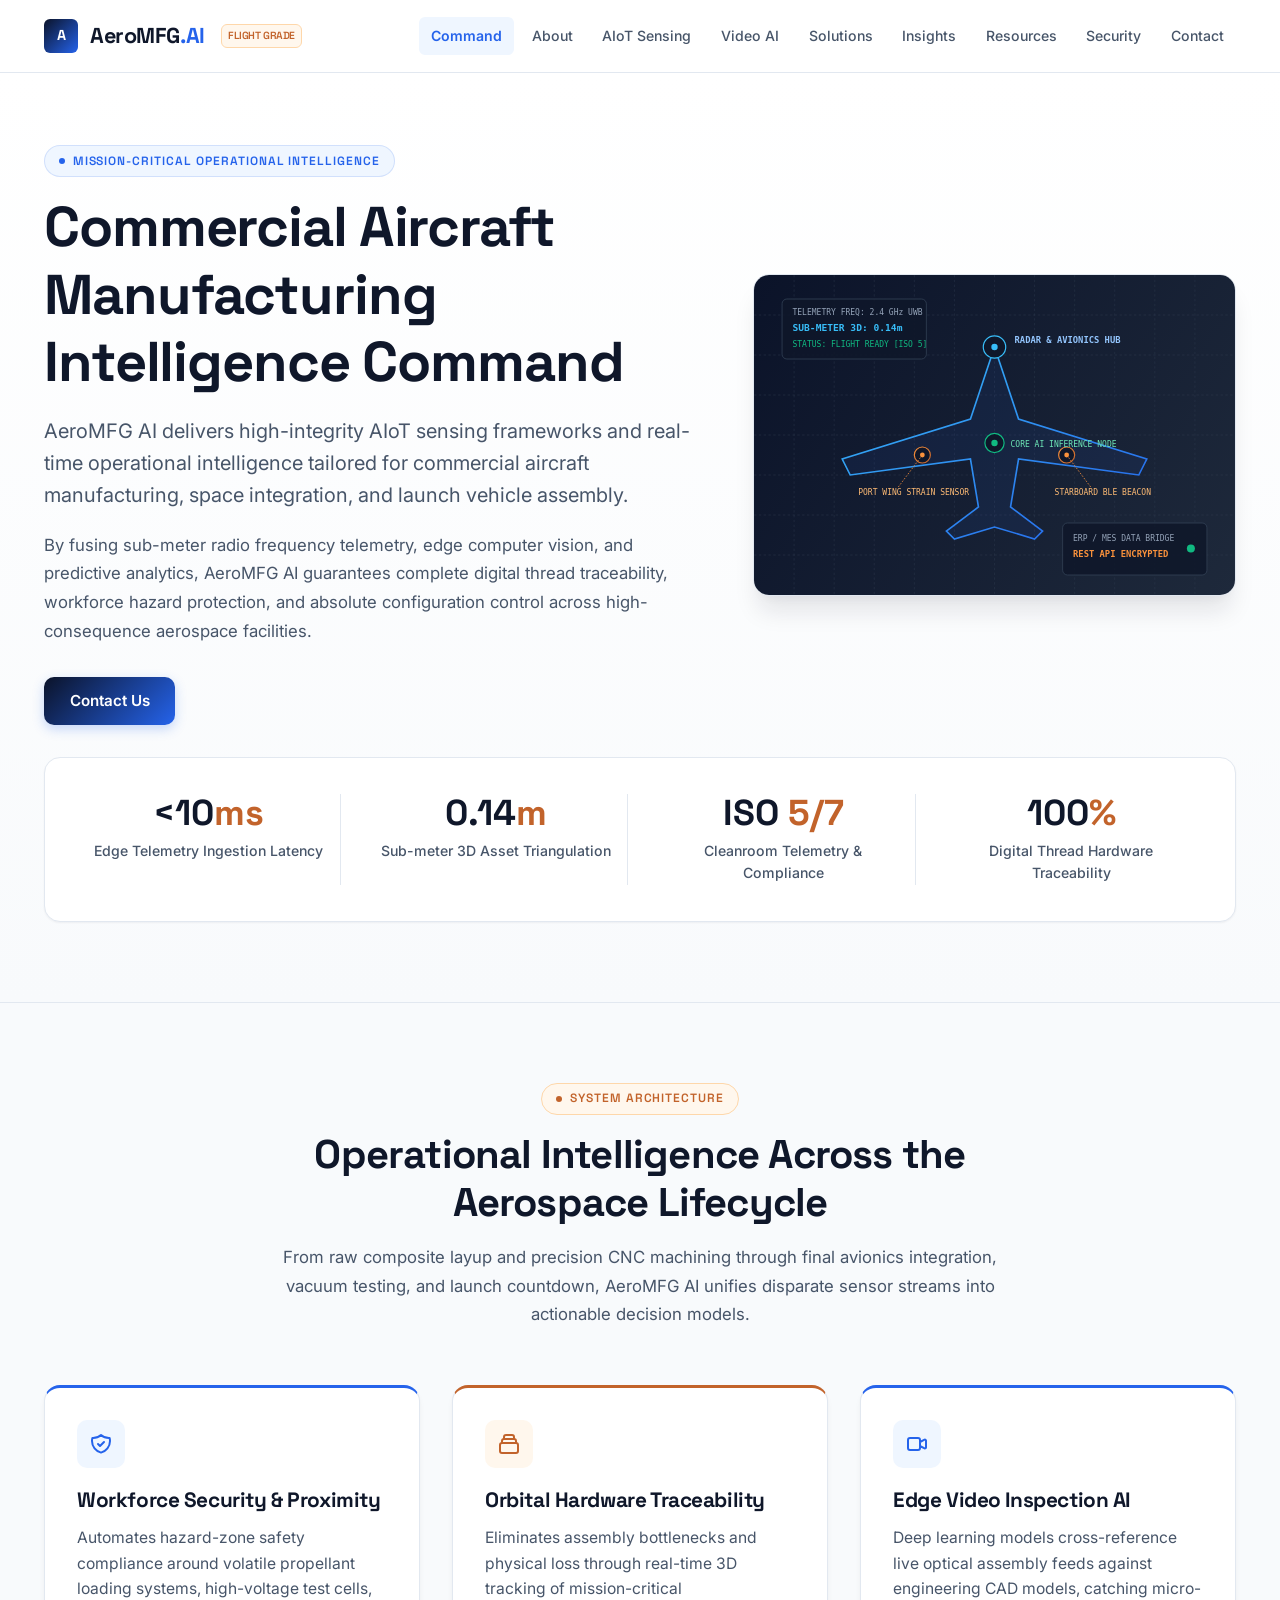
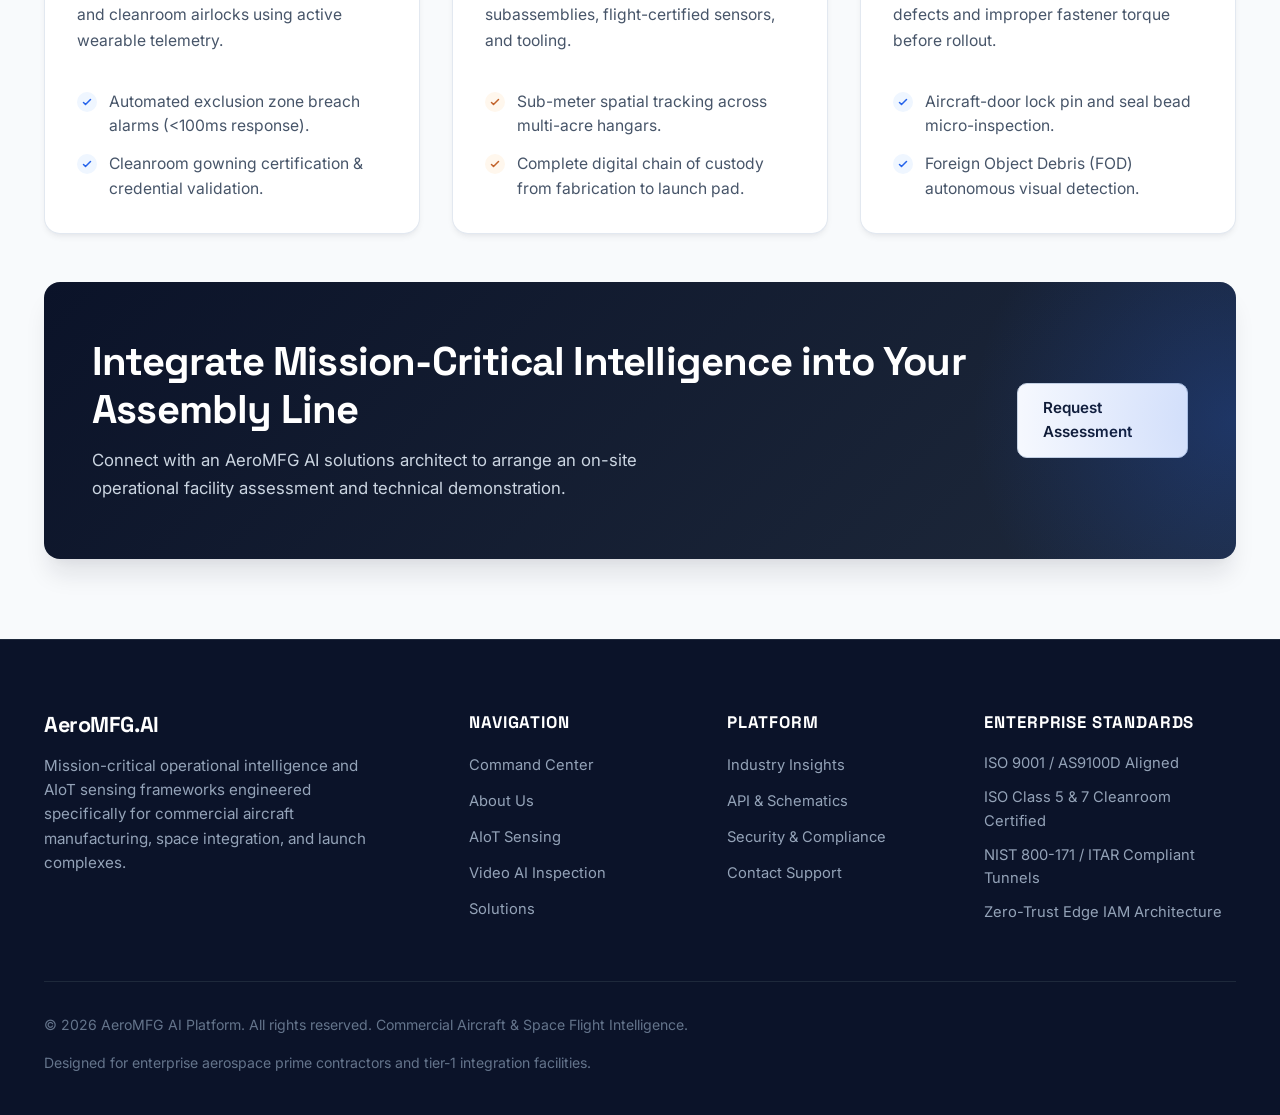
<file: index.html>
<!DOCTYPE html>
<html lang="en">
<head>
  <meta charset="UTF-8">
  <meta name="viewport" content="width=device-width, initial-scale=1.0">
  <title>AeroMFG AI - Commercial Aircraft Manufacturing Intelligence Command</title>
  <meta name="description" content="Mission-critical operational intelligence and AIoT sensing frameworks for commercial aircraft manufacturing, space integration, and flight-grade assembly.">
  <link rel="stylesheet" href="css/style.css">
</head>
<body>

  <!-- Accessible Skip Link -->
  <a href="#main-content" class="sr-only" style="position:absolute;left:-9999px;top:auto;width:1px;height:1px;overflow:hidden;">Skip to main content</a>

  <!-- Global Navigation Header -->
  <header class="site-header">
    <div class="container">
      <div class="nav-wrapper">
        <a href="index.html" class="brand-logo" aria-label="AeroMFG AI Home">
          <div class="brand-icon">A</div>
          <div class="brand-text">AeroMFG<span>.AI</span></div>
          <span class="brand-badge">Flight Grade</span>
        </a>

        <button class="nav-toggle" aria-expanded="false" aria-label="Toggle navigation menu" aria-controls="primary-navigation">
          <span class="hamburger-line"></span>
          <span class="hamburger-line"></span>
          <span class="hamburger-line"></span>
        </button>

        <nav id="primary-navigation" class="nav-menu" aria-label="Primary Site Navigation">
          <a href="index.html" class="nav-link active" aria-current="page">Command</a>
          <a href="about.html" class="nav-link">About</a>
          <a href="aiot-intelligence.html" class="nav-link">AIoT Sensing</a>
          <a href="video-ai.html" class="nav-link">Video AI</a>
          <a href="solutions.html" class="nav-link">Solutions</a>
          <a href="insights.html" class="nav-link">Insights</a>
          <a href="resources.html" class="nav-link">Resources</a>
          <a href="security.html" class="nav-link">Security</a>
          <a href="contact.html" class="nav-link">Contact</a>
        </nav>
      </div>
    </div>
  </header>

  <!-- Main Content -->
  <main id="main-content">
    
    <!-- Hero Section -->
    <section class="section section-hero">
      <div class="container">
        <div class="hero-grid">
          <div class="hero-content">
            <div class="pill">
              <span class="pill-dot"></span>
              Mission-Critical Operational Intelligence
            </div>
            <h1>Commercial Aircraft Manufacturing Intelligence Command</h1>
            <p class="lead">
              AeroMFG AI delivers high-integrity AIoT sensing frameworks and real-time operational intelligence tailored for commercial aircraft manufacturing, space integration, and launch vehicle assembly.
            </p>
            <p>
              By fusing sub-meter radio frequency telemetry, edge computer vision, and predictive analytics, AeroMFG AI guarantees complete digital thread traceability, workforce hazard protection, and absolute configuration control across high-consequence aerospace facilities.
            </p>
            <div style="margin-top: 2rem;">
              <a href="contact.html" class="btn btn-primary">Contact Us</a>
            </div>
          </div>
          <div class="hero-visual">
            <img src="assets/hero-diagram.svg" alt="AeroMFG AI telemetry schematic showing commercial aircraft frame, UWB sensors, and digital twin correlation" width="600" height="400">
          </div>
        </div>

        <!-- Telemetry Metrics Banner -->
        <div class="stats-strip">
          <div class="stat-item">
            <div class="stat-value">&lt;10<span>ms</span></div>
            <div class="stat-label">Edge Telemetry Ingestion Latency</div>
          </div>
          <div class="stat-item">
            <div class="stat-value">0.14<span>m</span></div>
            <div class="stat-label">Sub-meter 3D Asset Triangulation</div>
          </div>
          <div class="stat-item">
            <div class="stat-value">ISO <span>5/7</span></div>
            <div class="stat-label">Cleanroom Telemetry &amp; Compliance</div>
          </div>
          <div class="stat-item">
            <div class="stat-value">100<span>%</span></div>
            <div class="stat-label">Digital Thread Hardware Traceability</div>
          </div>
        </div>
      </div>
    </section>

    <!-- Operational Core Pillars Section -->
    <section class="section">
      <div class="container">
        <div class="section-header">
          <div class="pill pill-copper">
            <span class="pill-dot"></span>
            System Architecture
          </div>
          <h2>Operational Intelligence Across the Aerospace Lifecycle</h2>
          <p>
            From raw composite layup and precision CNC machining through final avionics integration, vacuum testing, and launch countdown, AeroMFG AI unifies disparate sensor streams into actionable decision models.
          </p>
        </div>

        <div class="grid-3">
          <!-- Card 1 -->
          <div class="card card-accent-highlight">
            <div class="card-icon">
              <svg fill="none" stroke="currentColor" viewBox="0 0 24 24"><path stroke-linecap="round" stroke-linejoin="round" stroke-width="2" d="M9 12l2 2 4-4m5.618-4.016A11.955 11.955 0 0112 2.944a11.955 11.955 0 01-8.618 3.04A12.02 12.02 0 003 9c0 5.591 3.824 10.29 9 11.622 5.176-1.332 9-6.03 9-11.622 0-1.042-.133-2.052-.382-3.016z"/></svg>
            </div>
            <h3 class="card-title">Workforce Security &amp; Proximity</h3>
            <p class="card-body">
              Automates hazard-zone safety compliance around volatile propellant loading systems, high-voltage test cells, and cleanroom airlocks using active wearable telemetry.
            </p>
            <ul class="bullet-list">
              <li class="bullet-item">
                <span class="bullet-check"><svg fill="none" stroke="currentColor" viewBox="0 0 24 24"><path stroke-linecap="round" stroke-linejoin="round" stroke-width="3" d="M5 13l4 4L19 7"/></svg></span>
                <span>Automated exclusion zone breach alarms (&lt;100ms response).</span>
              </li>
              <li class="bullet-item">
                <span class="bullet-check"><svg fill="none" stroke="currentColor" viewBox="0 0 24 24"><path stroke-linecap="round" stroke-linejoin="round" stroke-width="3" d="M5 13l4 4L19 7"/></svg></span>
                <span>Cleanroom gowning certification &amp; credential validation.</span>
              </li>
            </ul>
          </div>

          <!-- Card 2 -->
          <div class="card card-copper-highlight">
            <div class="card-icon copper">
              <svg fill="none" stroke="currentColor" viewBox="0 0 24 24"><path stroke-linecap="round" stroke-linejoin="round" stroke-width="2" d="M19 11H5m14 0a2 2 0 012 2v6a2 2 0 01-2 2H5a2 2 0 01-2-2v-6a2 2 0 012-2m14 0V9a2 2 0 00-2-2M5 11V9a2 2 0 012-2m0 0V5a2 2 0 012-2h6a2 2 0 012 2v2M7 7h10"/></svg>
            </div>
            <h3 class="card-title">Orbital Hardware Traceability</h3>
            <p class="card-body">
              Eliminates assembly bottlenecks and physical loss through real-time 3D tracking of mission-critical subassemblies, flight-certified sensors, and tooling.
            </p>
            <ul class="bullet-list">
              <li class="bullet-item">
                <span class="bullet-check copper"><svg fill="none" stroke="currentColor" viewBox="0 0 24 24"><path stroke-linecap="round" stroke-linejoin="round" stroke-width="3" d="M5 13l4 4L19 7"/></svg></span>
                <span>Sub-meter spatial tracking across multi-acre hangars.</span>
              </li>
              <li class="bullet-item">
                <span class="bullet-check copper"><svg fill="none" stroke="currentColor" viewBox="0 0 24 24"><path stroke-linecap="round" stroke-linejoin="round" stroke-width="3" d="M5 13l4 4L19 7"/></svg></span>
                <span>Complete digital chain of custody from fabrication to launch pad.</span>
              </li>
            </ul>
          </div>

          <!-- Card 3 -->
          <div class="card card-accent-highlight">
            <div class="card-icon">
              <svg fill="none" stroke="currentColor" viewBox="0 0 24 24"><path stroke-linecap="round" stroke-linejoin="round" stroke-width="2" d="M15 10l4.553-2.276A1 1 0 0121 8.618v6.764a1 1 0 01-1.447.894L15 14M5 18h8a2 2 0 002-2V8a2 2 0 00-2-2H5a2 2 0 00-2 2v8a2 2 0 002 2z"/></svg>
            </div>
            <h3 class="card-title">Edge Video Inspection AI</h3>
            <p class="card-body">
              Deep learning models cross-reference live optical assembly feeds against engineering CAD models, catching micro-defects and improper fastener torque before rollout.
            </p>
            <ul class="bullet-list">
              <li class="bullet-item">
                <span class="bullet-check"><svg fill="none" stroke="currentColor" viewBox="0 0 24 24"><path stroke-linecap="round" stroke-linejoin="round" stroke-width="3" d="M5 13l4 4L19 7"/></svg></span>
                <span>Aircraft-door lock pin and seal bead micro-inspection.</span>
              </li>
              <li class="bullet-item">
                <span class="bullet-check"><svg fill="none" stroke="currentColor" viewBox="0 0 24 24"><path stroke-linecap="round" stroke-linejoin="round" stroke-width="3" d="M5 13l4 4L19 7"/></svg></span>
                <span>Foreign Object Debris (FOD) autonomous visual detection.</span>
              </li>
            </ul>
          </div>
        </div>

        <!-- Integrated Callout Banner -->
        <div class="cta-banner">
          <div>
            <h2>Integrate Mission-Critical Intelligence into Your Assembly Line</h2>
            <p>
              Connect with an AeroMFG AI solutions architect to arrange an on-site operational facility assessment and technical demonstration.
            </p>
          </div>
          <a href="contact.html" class="btn btn-secondary">Request Assessment</a>
        </div>
      </div>
    </section>

  </main>

  <!-- Global Footer -->
  <footer class="site-footer">
    <div class="container">
      <div class="footer-grid">
        <div class="footer-brand">
          <h3>AeroMFG<span>.AI</span></h3>
          <p>
            Mission-critical operational intelligence and AIoT sensing frameworks engineered specifically for commercial aircraft manufacturing, space integration, and launch complexes.
          </p>
        </div>

        <div class="footer-col">
          <h4>Navigation</h4>
          <ul class="footer-links">
            <li><a href="index.html" class="footer-link">Command Center</a></li>
            <li><a href="about.html" class="footer-link">About Us</a></li>
            <li><a href="aiot-intelligence.html" class="footer-link">AIoT Sensing</a></li>
            <li><a href="video-ai.html" class="footer-link">Video AI Inspection</a></li>
            <li><a href="solutions.html" class="footer-link">Solutions</a></li>
          </ul>
        </div>

        <div class="footer-col">
          <h4>Platform</h4>
          <ul class="footer-links">
            <li><a href="insights.html" class="footer-link">Industry Insights</a></li>
            <li><a href="resources.html" class="footer-link">API &amp; Schematics</a></li>
            <li><a href="security.html" class="footer-link">Security &amp; Compliance</a></li>
            <li><a href="contact.html" class="footer-link">Contact Support</a></li>
          </ul>
        </div>

        <div class="footer-col">
          <h4>Enterprise Standards</h4>
          <ul class="footer-links">
            <li class="footer-link">ISO 9001 / AS9100D Aligned</li>
            <li class="footer-link">ISO Class 5 &amp; 7 Cleanroom Certified</li>
            <li class="footer-link">NIST 800-171 / ITAR Compliant Tunnels</li>
            <li class="footer-link">Zero-Trust Edge IAM Architecture</li>
          </ul>
        </div>
      </div>

      <div class="footer-bottom">
        <div>&copy; 2026 AeroMFG AI Platform. All rights reserved. Commercial Aircraft &amp; Space Flight Intelligence.</div>
        <div>Designed for enterprise aerospace prime contractors and tier-1 integration facilities.</div>
      </div>
    </div>
  </footer>

  <script src="js/main.js"></script>
</body>
</html>
</file>
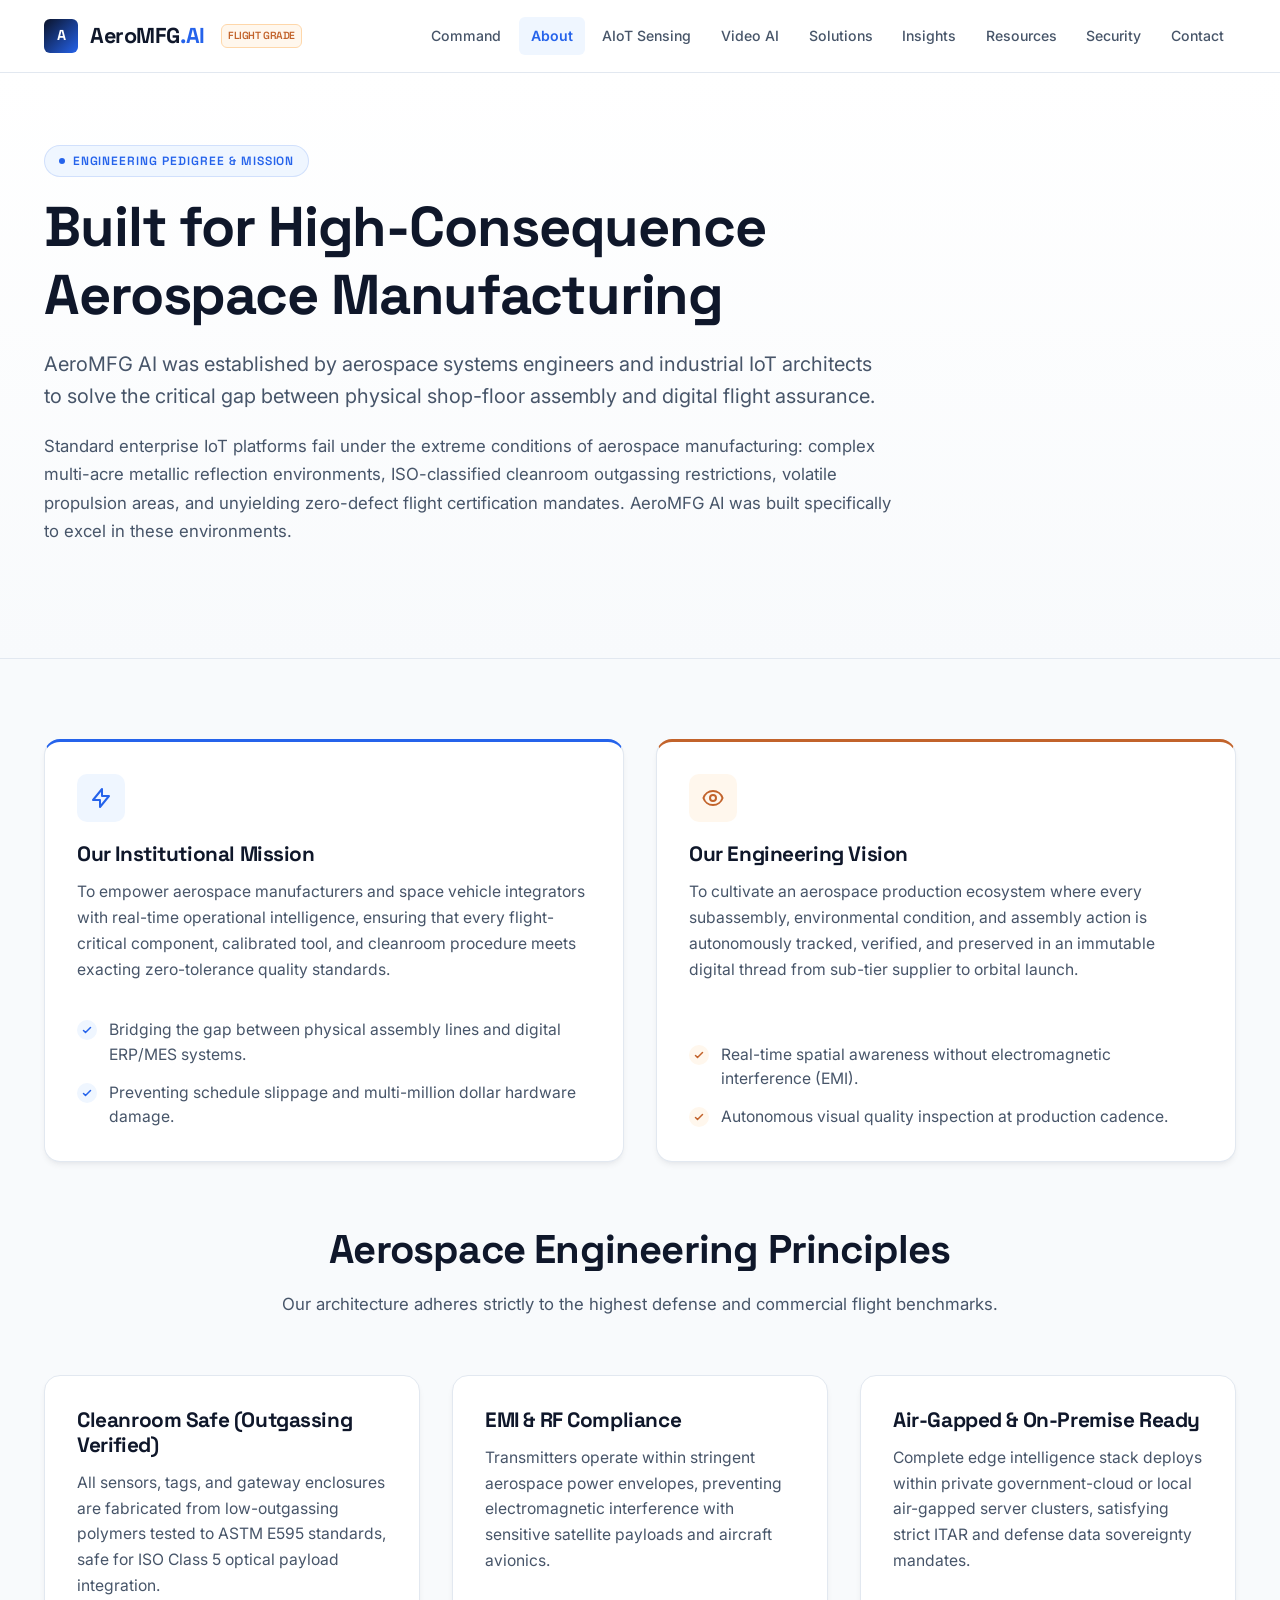
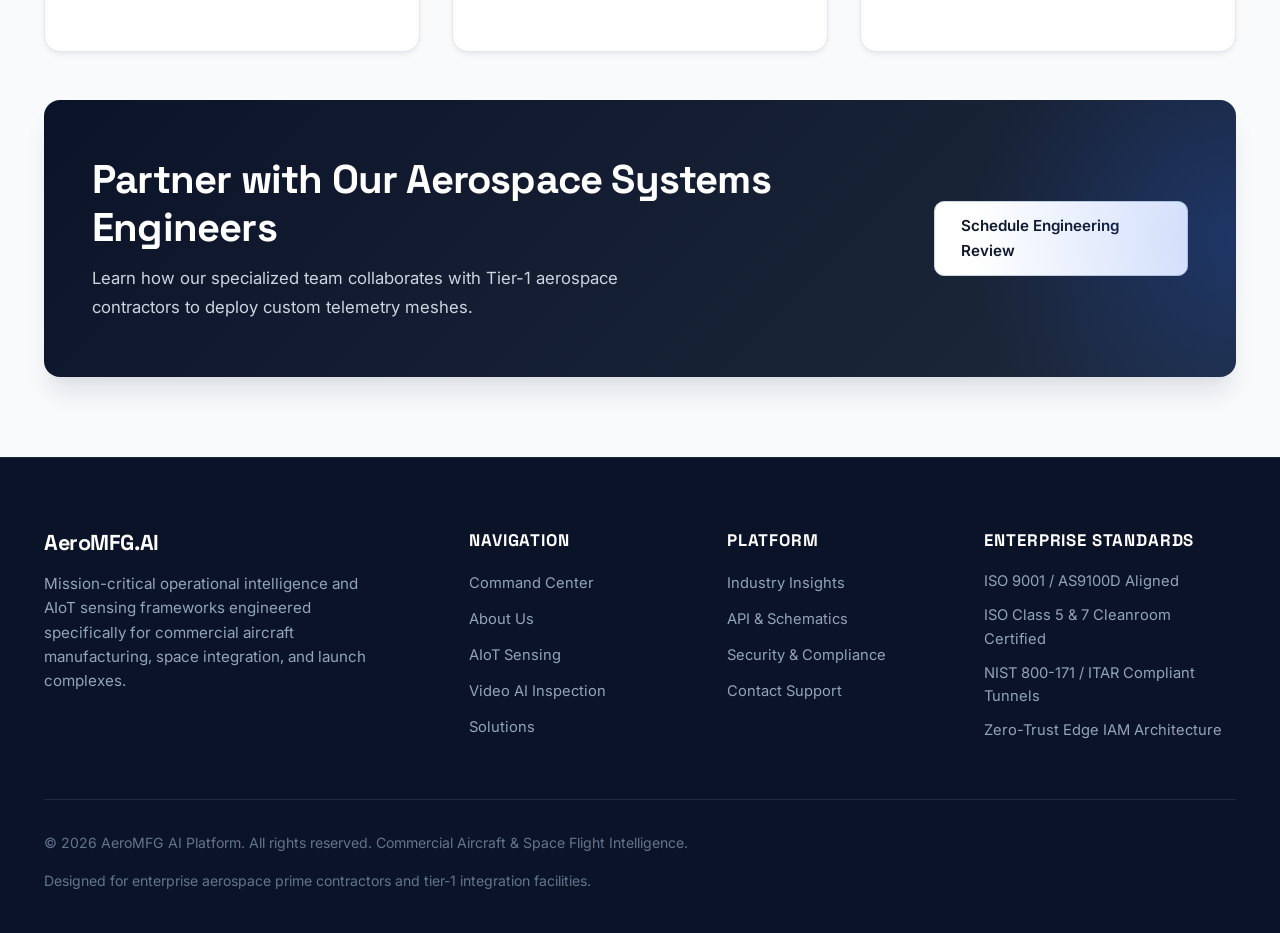
<file: about.html>
<!DOCTYPE html>
<html lang="en">
<head>
  <meta charset="UTF-8">
  <meta name="viewport" content="width=device-width, initial-scale=1.0">
  <title>About AeroMFG AI - Mission Architecture &amp; Engineering Pedigree</title>
  <meta name="description" content="Learn about AeroMFG AI's aerospace engineering pedigree, institutional mission, and mission-critical AIoT framework designed for prime aerospace contractors.">
  <link rel="stylesheet" href="css/style.css">
</head>
<body>

  <!-- Accessible Skip Link -->
  <a href="#main-content" class="sr-only" style="position:absolute;left:-9999px;top:auto;width:1px;height:1px;overflow:hidden;">Skip to main content</a>

  <!-- Global Navigation Header -->
  <header class="site-header">
    <div class="container">
      <div class="nav-wrapper">
        <a href="index.html" class="brand-logo" aria-label="AeroMFG AI Home">
          <div class="brand-icon">A</div>
          <div class="brand-text">AeroMFG<span>.AI</span></div>
          <span class="brand-badge">Flight Grade</span>
        </a>

        <button class="nav-toggle" aria-expanded="false" aria-label="Toggle navigation menu" aria-controls="primary-navigation">
          <span class="hamburger-line"></span>
          <span class="hamburger-line"></span>
          <span class="hamburger-line"></span>
        </button>

        <nav id="primary-navigation" class="nav-menu" aria-label="Primary Site Navigation">
          <a href="index.html" class="nav-link">Command</a>
          <a href="about.html" class="nav-link active" aria-current="page">About</a>
          <a href="aiot-intelligence.html" class="nav-link">AIoT Sensing</a>
          <a href="video-ai.html" class="nav-link">Video AI</a>
          <a href="solutions.html" class="nav-link">Solutions</a>
          <a href="insights.html" class="nav-link">Insights</a>
          <a href="resources.html" class="nav-link">Resources</a>
          <a href="security.html" class="nav-link">Security</a>
          <a href="contact.html" class="nav-link">Contact</a>
        </nav>
      </div>
    </div>
  </header>

  <!-- Main Content -->
  <main id="main-content">
    <section class="section section-hero">
      <div class="container">
        <div class="section-header text-left" style="max-width: 850px; margin-bottom: 2rem;">
          <div class="pill">
            <span class="pill-dot"></span>
            Engineering Pedigree &amp; Mission
          </div>
          <h1>Built for High-Consequence Aerospace Manufacturing</h1>
          <p class="lead">
            AeroMFG AI was established by aerospace systems engineers and industrial IoT architects to solve the critical gap between physical shop-floor assembly and digital flight assurance.
          </p>
          <p>
            Standard enterprise IoT platforms fail under the extreme conditions of aerospace manufacturing: complex multi-acre metallic reflection environments, ISO-classified cleanroom outgassing restrictions, volatile propulsion areas, and unyielding zero-defect flight certification mandates. AeroMFG AI was built specifically to excel in these environments.
          </p>
        </div>
      </div>
    </section>

    <!-- Core Mission & Vision -->
    <section class="section">
      <div class="container">
        <div class="grid-2">
          <div class="card card-accent-highlight">
            <div class="card-icon">
              <svg fill="none" stroke="currentColor" viewBox="0 0 24 24"><path stroke-linecap="round" stroke-linejoin="round" stroke-width="2" d="M13 10V3L4 14h7v7l9-11h-7z"/></svg>
            </div>
            <h3 class="card-title">Our Institutional Mission</h3>
            <p class="card-body">
              To empower aerospace manufacturers and space vehicle integrators with real-time operational intelligence, ensuring that every flight-critical component, calibrated tool, and cleanroom procedure meets exacting zero-tolerance quality standards.
            </p>
            <ul class="bullet-list">
              <li class="bullet-item">
                <span class="bullet-check"><svg fill="none" stroke="currentColor" viewBox="0 0 24 24"><path stroke-linecap="round" stroke-linejoin="round" stroke-width="3" d="M5 13l4 4L19 7"/></svg></span>
                <span>Bridging the gap between physical assembly lines and digital ERP/MES systems.</span>
              </li>
              <li class="bullet-item">
                <span class="bullet-check"><svg fill="none" stroke="currentColor" viewBox="0 0 24 24"><path stroke-linecap="round" stroke-linejoin="round" stroke-width="3" d="M5 13l4 4L19 7"/></svg></span>
                <span>Preventing schedule slippage and multi-million dollar hardware damage.</span>
              </li>
            </ul>
          </div>

          <div class="card card-copper-highlight">
            <div class="card-icon copper">
              <svg fill="none" stroke="currentColor" viewBox="0 0 24 24"><path stroke-linecap="round" stroke-linejoin="round" stroke-width="2" d="M15 12a3 3 0 11-6 0 3 3 0 016 0z"/><path stroke-linecap="round" stroke-linejoin="round" stroke-width="2" d="M2.458 12C3.732 7.943 7.523 5 12 5c4.478 0 8.268 2.943 9.542 7-1.274 4.057-5.064 7-9.542 7-4.477 0-8.268-2.943-9.542-7z"/></svg>
            </div>
            <h3 class="card-title">Our Engineering Vision</h3>
            <p class="card-body">
              To cultivate an aerospace production ecosystem where every subassembly, environmental condition, and assembly action is autonomously tracked, verified, and preserved in an immutable digital thread from sub-tier supplier to orbital launch.
            </p>
            <ul class="bullet-list">
              <li class="bullet-item">
                <span class="bullet-check copper"><svg fill="none" stroke="currentColor" viewBox="0 0 24 24"><path stroke-linecap="round" stroke-linejoin="round" stroke-width="3" d="M5 13l4 4L19 7"/></svg></span>
                <span>Real-time spatial awareness without electromagnetic interference (EMI).</span>
              </li>
              <li class="bullet-item">
                <span class="bullet-check copper"><svg fill="none" stroke="currentColor" viewBox="0 0 24 24"><path stroke-linecap="round" stroke-linejoin="round" stroke-width="3" d="M5 13l4 4L19 7"/></svg></span>
                <span>Autonomous visual quality inspection at production cadence.</span>
              </li>
            </ul>
          </div>
        </div>

        <!-- Aerospace Standards Grid -->
        <div style="margin-top: 4rem;">
          <div class="section-header">
            <h2>Aerospace Engineering Principles</h2>
            <p>Our architecture adheres strictly to the highest defense and commercial flight benchmarks.</p>
          </div>

          <div class="grid-3">
            <div class="card">
              <h4 class="card-title">Cleanroom Safe (Outgassing Verified)</h4>
              <p class="card-body">All sensors, tags, and gateway enclosures are fabricated from low-outgassing polymers tested to ASTM E595 standards, safe for ISO Class 5 optical payload integration.</p>
            </div>
            <div class="card">
              <h4 class="card-title">EMI &amp; RF Compliance</h4>
              <p class="card-body">Transmitters operate within stringent aerospace power envelopes, preventing electromagnetic interference with sensitive satellite payloads and aircraft avionics.</p>
            </div>
            <div class="card">
              <h4 class="card-title">Air-Gapped &amp; On-Premise Ready</h4>
              <p class="card-body">Complete edge intelligence stack deploys within private government-cloud or local air-gapped server clusters, satisfying strict ITAR and defense data sovereignty mandates.</p>
            </div>
          </div>
        </div>

        <div class="cta-banner">
          <div>
            <h2>Partner with Our Aerospace Systems Engineers</h2>
            <p>Learn how our specialized team collaborates with Tier-1 aerospace contractors to deploy custom telemetry meshes.</p>
          </div>
          <a href="contact.html" class="btn btn-secondary">Schedule Engineering Review</a>
        </div>
      </div>
    </section>
  </main>

  <!-- Global Footer -->
  <footer class="site-footer">
    <div class="container">
      <div class="footer-grid">
        <div class="footer-brand">
          <h3>AeroMFG<span>.AI</span></h3>
          <p>Mission-critical operational intelligence and AIoT sensing frameworks engineered specifically for commercial aircraft manufacturing, space integration, and launch complexes.</p>
        </div>
        <div class="footer-col">
          <h4>Navigation</h4>
          <ul class="footer-links">
            <li><a href="index.html" class="footer-link">Command Center</a></li>
            <li><a href="about.html" class="footer-link">About Us</a></li>
            <li><a href="aiot-intelligence.html" class="footer-link">AIoT Sensing</a></li>
            <li><a href="video-ai.html" class="footer-link">Video AI Inspection</a></li>
            <li><a href="solutions.html" class="footer-link">Solutions</a></li>
          </ul>
        </div>
        <div class="footer-col">
          <h4>Platform</h4>
          <ul class="footer-links">
            <li><a href="insights.html" class="footer-link">Industry Insights</a></li>
            <li><a href="resources.html" class="footer-link">API &amp; Schematics</a></li>
            <li><a href="security.html" class="footer-link">Security &amp; Compliance</a></li>
            <li><a href="contact.html" class="footer-link">Contact Support</a></li>
          </ul>
        </div>
        <div class="footer-col">
          <h4>Enterprise Standards</h4>
          <ul class="footer-links">
            <li class="footer-link">ISO 9001 / AS9100D Aligned</li>
            <li class="footer-link">ISO Class 5 &amp; 7 Cleanroom Certified</li>
            <li class="footer-link">NIST 800-171 / ITAR Compliant Tunnels</li>
            <li class="footer-link">Zero-Trust Edge IAM Architecture</li>
          </ul>
        </div>
      </div>
      <div class="footer-bottom">
        <div>&copy; 2026 AeroMFG AI Platform. All rights reserved. Commercial Aircraft &amp; Space Flight Intelligence.</div>
        <div>Designed for enterprise aerospace prime contractors and tier-1 integration facilities.</div>
      </div>
    </div>
  </footer>

  <script src="js/main.js"></script>
</body>
</html>
</file>
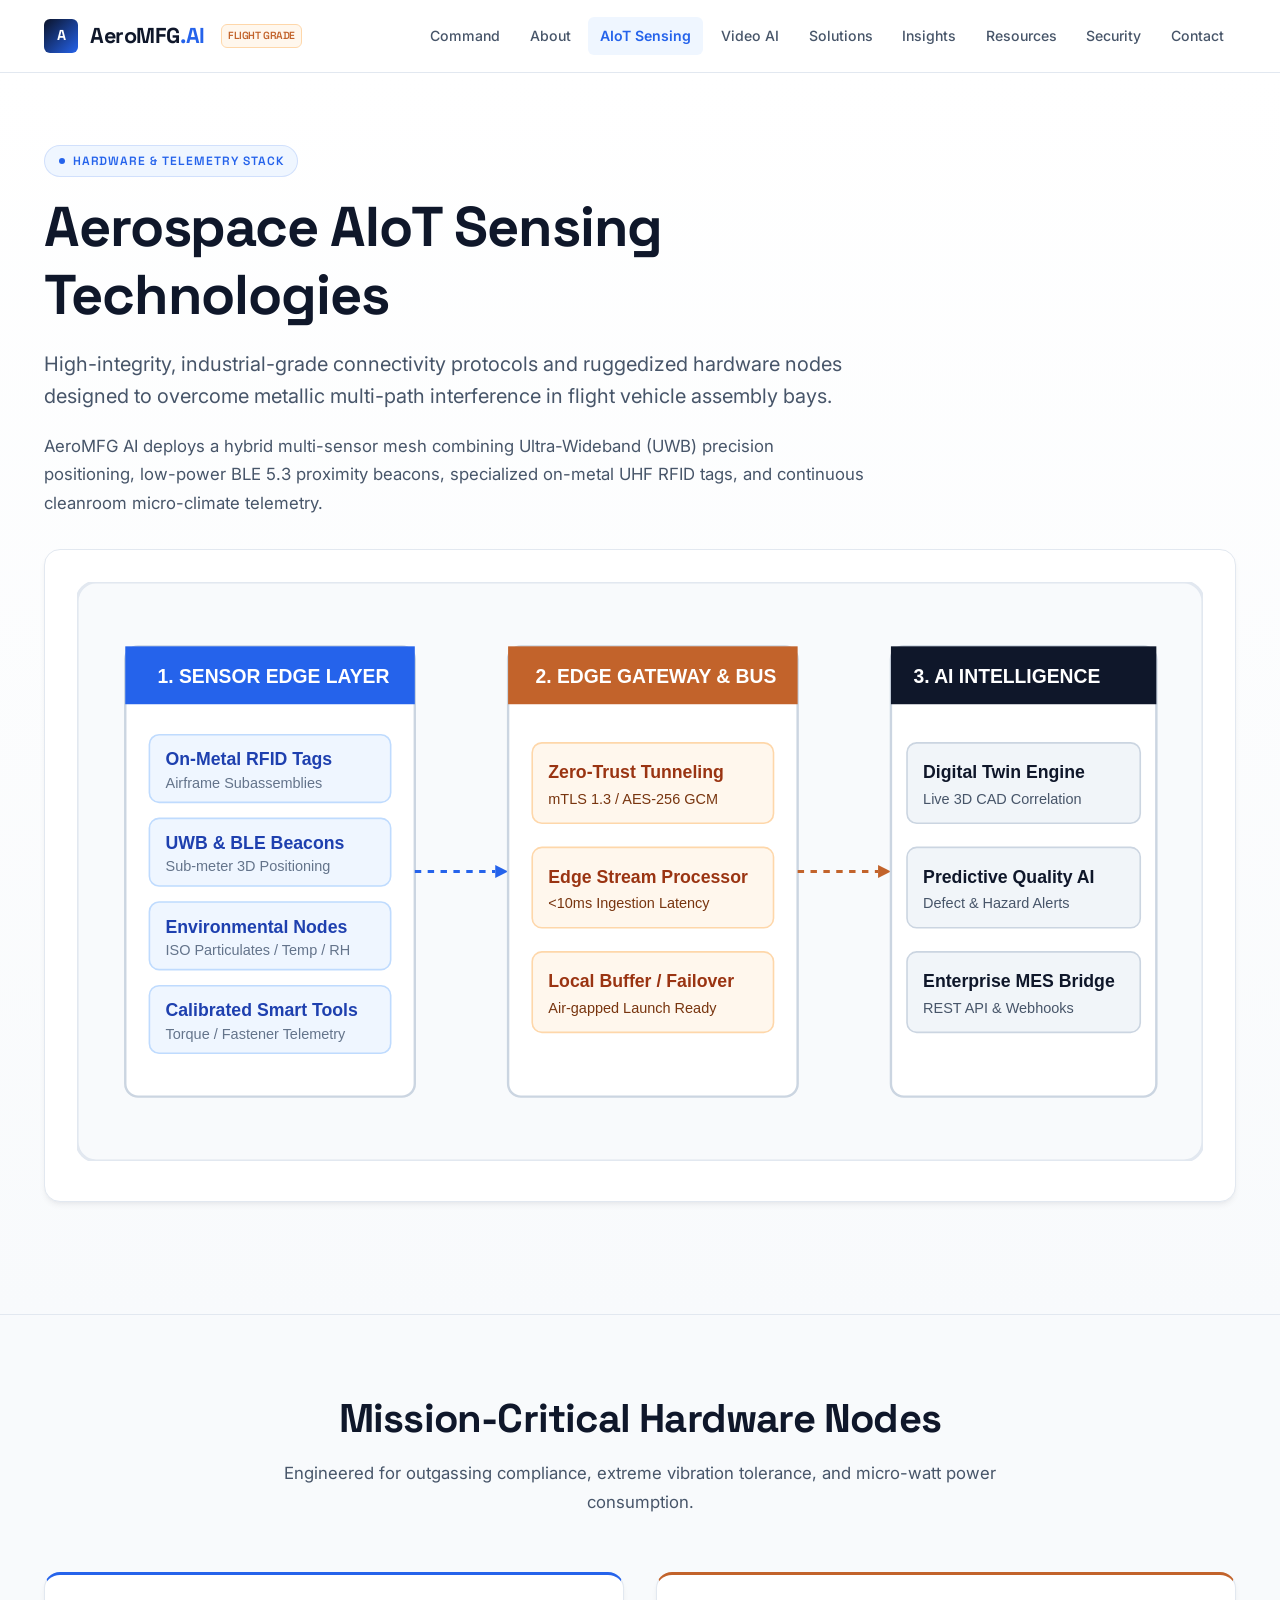
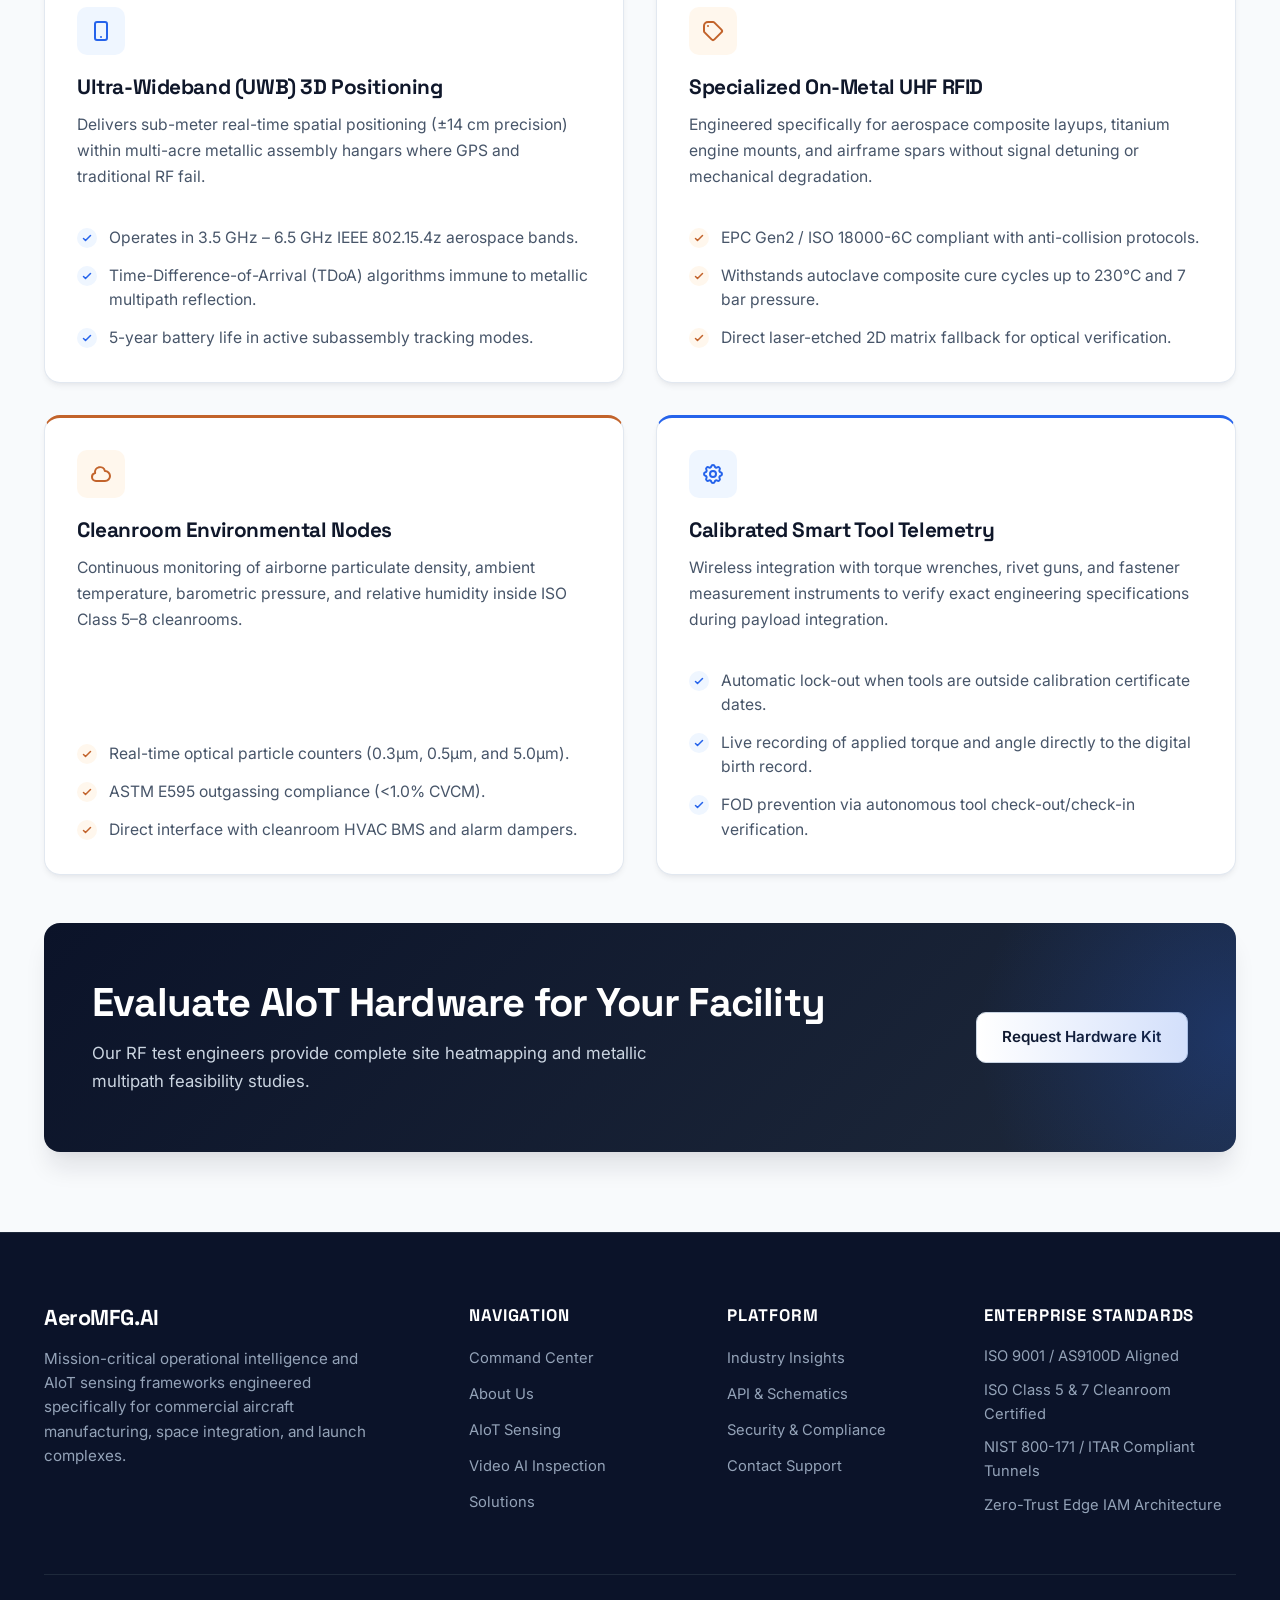
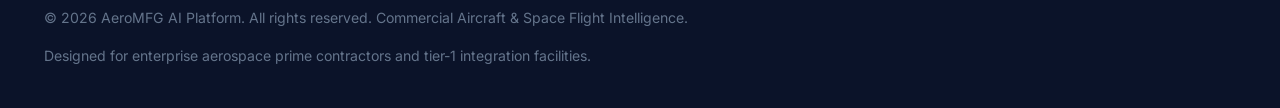
<file: aiot-intelligence.html>
<!DOCTYPE html>
<html lang="en">
<head>
  <meta charset="UTF-8">
  <meta name="viewport" content="width=device-width, initial-scale=1.0">
  <title>AeroMFG AI - AIoT Sensing Technologies &amp; Industrial Connectivity</title>
  <meta name="description" content="Industrial AIoT sensing frameworks featuring UWB sub-meter positioning, BLE proximity beacons, on-metal RFID tagging, and environmental cleanroom telemetry.">
  <link rel="stylesheet" href="css/style.css">
</head>
<body>

  <!-- Accessible Skip Link -->
  <a href="#main-content" class="sr-only" style="position:absolute;left:-9999px;top:auto;width:1px;height:1px;overflow:hidden;">Skip to main content</a>

  <!-- Global Navigation Header -->
  <header class="site-header">
    <div class="container">
      <div class="nav-wrapper">
        <a href="index.html" class="brand-logo" aria-label="AeroMFG AI Home">
          <div class="brand-icon">A</div>
          <div class="brand-text">AeroMFG<span>.AI</span></div>
          <span class="brand-badge">Flight Grade</span>
        </a>

        <button class="nav-toggle" aria-expanded="false" aria-label="Toggle navigation menu" aria-controls="primary-navigation">
          <span class="hamburger-line"></span>
          <span class="hamburger-line"></span>
          <span class="hamburger-line"></span>
        </button>

        <nav id="primary-navigation" class="nav-menu" aria-label="Primary Site Navigation">
          <a href="index.html" class="nav-link">Command</a>
          <a href="about.html" class="nav-link">About</a>
          <a href="aiot-intelligence.html" class="nav-link active" aria-current="page">AIoT Sensing</a>
          <a href="video-ai.html" class="nav-link">Video AI</a>
          <a href="solutions.html" class="nav-link">Solutions</a>
          <a href="insights.html" class="nav-link">Insights</a>
          <a href="resources.html" class="nav-link">Resources</a>
          <a href="security.html" class="nav-link">Security</a>
          <a href="contact.html" class="nav-link">Contact</a>
        </nav>
      </div>
    </div>
  </header>

  <!-- Main Content -->
  <main id="main-content">
    <section class="section section-hero">
      <div class="container">
        <div class="section-header text-left" style="max-width: 820px; margin-bottom: 2rem;">
          <div class="pill">
            <span class="pill-dot"></span>
            Hardware &amp; Telemetry Stack
          </div>
          <h1>Aerospace AIoT Sensing Technologies</h1>
          <p class="lead">
            High-integrity, industrial-grade connectivity protocols and ruggedized hardware nodes designed to overcome metallic multi-path interference in flight vehicle assembly bays.
          </p>
          <p>
            AeroMFG AI deploys a hybrid multi-sensor mesh combining Ultra-Wideband (UWB) precision positioning, low-power BLE 5.3 proximity beacons, specialized on-metal UHF RFID tags, and continuous cleanroom micro-climate telemetry.
          </p>
        </div>

        <div class="diagram-container">
          <img src="assets/aiot-architecture.svg" alt="Detailed 3-layer AIoT architecture diagram showing sensor edge layer, zero-trust edge gateway bus, and aerospace AI core" width="700" height="360" style="width:100%; height:auto;">
        </div>
      </div>
    </section>

    <!-- Detailed Sensor Capabilities -->
    <section class="section">
      <div class="container">
        <div class="section-header">
          <h2>Mission-Critical Hardware Nodes</h2>
          <p>Engineered for outgassing compliance, extreme vibration tolerance, and micro-watt power consumption.</p>
        </div>

        <div class="grid-2">
          <!-- Sensor 1: UWB -->
          <div class="card card-accent-highlight">
            <div class="card-icon">
              <svg fill="none" stroke="currentColor" viewBox="0 0 24 24"><path stroke-linecap="round" stroke-linejoin="round" stroke-width="2" d="M12 18h.01M8 21h8a2 2 0 002-2V5a2 2 0 00-2-2H8a2 2 0 00-2 2v14a2 2 0 002 2z"/></svg>
            </div>
            <h3 class="card-title">Ultra-Wideband (UWB) 3D Positioning</h3>
            <p class="card-body">
              Delivers sub-meter real-time spatial positioning (&plusmn;14 cm precision) within multi-acre metallic assembly hangars where GPS and traditional RF fail.
            </p>
            <ul class="bullet-list">
              <li class="bullet-item">
                <span class="bullet-check"><svg fill="none" stroke="currentColor" viewBox="0 0 24 24"><path stroke-linecap="round" stroke-linejoin="round" stroke-width="3" d="M5 13l4 4L19 7"/></svg></span>
                <span>Operates in 3.5 GHz &ndash; 6.5 GHz IEEE 802.15.4z aerospace bands.</span>
              </li>
              <li class="bullet-item">
                <span class="bullet-check"><svg fill="none" stroke="currentColor" viewBox="0 0 24 24"><path stroke-linecap="round" stroke-linejoin="round" stroke-width="3" d="M5 13l4 4L19 7"/></svg></span>
                <span>Time-Difference-of-Arrival (TDoA) algorithms immune to metallic multipath reflection.</span>
              </li>
              <li class="bullet-item">
                <span class="bullet-check"><svg fill="none" stroke="currentColor" viewBox="0 0 24 24"><path stroke-linecap="round" stroke-linejoin="round" stroke-width="3" d="M5 13l4 4L19 7"/></svg></span>
                <span>5-year battery life in active subassembly tracking modes.</span>
              </li>
            </ul>
          </div>

          <!-- Sensor 2: On-Metal RFID -->
          <div class="card card-copper-highlight">
            <div class="card-icon copper">
              <svg fill="none" stroke="currentColor" viewBox="0 0 24 24"><path stroke-linecap="round" stroke-linejoin="round" stroke-width="2" d="M7 7h.01M7 3h5c.512 0 1.024.195 1.414.586l7 7a2 2 0 010 2.828l-7 7a2 2 0 01-2.828 0l-7-7A1.994 1.994 0 013 12V7a4 4 0 014-4z"/></svg>
            </div>
            <h3 class="card-title">Specialized On-Metal UHF RFID</h3>
            <p class="card-body">
              Engineered specifically for aerospace composite layups, titanium engine mounts, and airframe spars without signal detuning or mechanical degradation.
            </p>
            <ul class="bullet-list">
              <li class="bullet-item">
                <span class="bullet-check copper"><svg fill="none" stroke="currentColor" viewBox="0 0 24 24"><path stroke-linecap="round" stroke-linejoin="round" stroke-width="3" d="M5 13l4 4L19 7"/></svg></span>
                <span>EPC Gen2 / ISO 18000-6C compliant with anti-collision protocols.</span>
              </li>
              <li class="bullet-item">
                <span class="bullet-check copper"><svg fill="none" stroke="currentColor" viewBox="0 0 24 24"><path stroke-linecap="round" stroke-linejoin="round" stroke-width="3" d="M5 13l4 4L19 7"/></svg></span>
                <span>Withstands autoclave composite cure cycles up to 230&deg;C and 7 bar pressure.</span>
              </li>
              <li class="bullet-item">
                <span class="bullet-check copper"><svg fill="none" stroke="currentColor" viewBox="0 0 24 24"><path stroke-linecap="round" stroke-linejoin="round" stroke-width="3" d="M5 13l4 4L19 7"/></svg></span>
                <span>Direct laser-etched 2D matrix fallback for optical verification.</span>
              </li>
            </ul>
          </div>

          <!-- Sensor 3: Environmental Telemetry -->
          <div class="card card-copper-highlight">
            <div class="card-icon copper">
              <svg fill="none" stroke="currentColor" viewBox="0 0 24 24"><path stroke-linecap="round" stroke-linejoin="round" stroke-width="2" d="M3 15a4 4 0 004 4h9a5 5 0 10-.1-9.999 5.002 5.002 0 00-9.78 2.096A4.001 4.001 0 003 15z"/></svg>
            </div>
            <h3 class="card-title">Cleanroom Environmental Nodes</h3>
            <p class="card-body">
              Continuous monitoring of airborne particulate density, ambient temperature, barometric pressure, and relative humidity inside ISO Class 5&ndash;8 cleanrooms.
            </p>
            <ul class="bullet-list">
              <li class="bullet-item">
                <span class="bullet-check copper"><svg fill="none" stroke="currentColor" viewBox="0 0 24 24"><path stroke-linecap="round" stroke-linejoin="round" stroke-width="3" d="M5 13l4 4L19 7"/></svg></span>
                <span>Real-time optical particle counters (0.3&micro;m, 0.5&micro;m, and 5.0&micro;m).</span>
              </li>
              <li class="bullet-item">
                <span class="bullet-check copper"><svg fill="none" stroke="currentColor" viewBox="0 0 24 24"><path stroke-linecap="round" stroke-linejoin="round" stroke-width="3" d="M5 13l4 4L19 7"/></svg></span>
                <span>ASTM E595 outgassing compliance (&lt;1.0% CVCM).</span>
              </li>
              <li class="bullet-item">
                <span class="bullet-check copper"><svg fill="none" stroke="currentColor" viewBox="0 0 24 24"><path stroke-linecap="round" stroke-linejoin="round" stroke-width="3" d="M5 13l4 4L19 7"/></svg></span>
                <span>Direct interface with cleanroom HVAC BMS and alarm dampers.</span>
              </li>
            </ul>
          </div>

          <!-- Sensor 4: Smart Tooling -->
          <div class="card card-accent-highlight">
            <div class="card-icon">
              <svg fill="none" stroke="currentColor" viewBox="0 0 24 24"><path stroke-linecap="round" stroke-linejoin="round" stroke-width="2" d="M10.325 4.317c.426-1.756 2.924-1.756 3.35 0a1.724 1.724 0 002.573 1.066c1.543-.94 3.31.826 2.37 2.37a1.724 1.724 0 001.065 2.572c1.756.426 1.756 2.924 0 3.35a1.724 1.724 0 00-1.066 2.573c.94 1.543-.826 3.31-2.37 2.37a1.724 1.724 0 00-2.572 1.065c-.426 1.756-2.924 1.756-3.35 0a1.724 1.724 0 00-2.573-1.066c-1.543.94-3.31-.826-2.37-2.37a1.724 1.724 0 00-1.065-2.572c-1.756-.426-1.756-2.924 0-3.35a1.724 1.724 0 001.066-2.573c-.94-1.543.826-3.31 2.37-2.37.996.608 2.296.07 2.572-1.065z"/><path stroke-linecap="round" stroke-linejoin="round" stroke-width="2" d="M15 12a3 3 0 11-6 0 3 3 0 016 0z"/></svg>
            </div>
            <h3 class="card-title">Calibrated Smart Tool Telemetry</h3>
            <p class="card-body">
              Wireless integration with torque wrenches, rivet guns, and fastener measurement instruments to verify exact engineering specifications during payload integration.
            </p>
            <ul class="bullet-list">
              <li class="bullet-item">
                <span class="bullet-check"><svg fill="none" stroke="currentColor" viewBox="0 0 24 24"><path stroke-linecap="round" stroke-linejoin="round" stroke-width="3" d="M5 13l4 4L19 7"/></svg></span>
                <span>Automatic lock-out when tools are outside calibration certificate dates.</span>
              </li>
              <li class="bullet-item">
                <span class="bullet-check"><svg fill="none" stroke="currentColor" viewBox="0 0 24 24"><path stroke-linecap="round" stroke-linejoin="round" stroke-width="3" d="M5 13l4 4L19 7"/></svg></span>
                <span>Live recording of applied torque and angle directly to the digital birth record.</span>
              </li>
              <li class="bullet-item">
                <span class="bullet-check"><svg fill="none" stroke="currentColor" viewBox="0 0 24 24"><path stroke-linecap="round" stroke-linejoin="round" stroke-width="3" d="M5 13l4 4L19 7"/></svg></span>
                <span>FOD prevention via autonomous tool check-out/check-in verification.</span>
              </li>
            </ul>
          </div>
        </div>

        <div class="cta-banner">
          <div>
            <h2>Evaluate AIoT Hardware for Your Facility</h2>
            <p>Our RF test engineers provide complete site heatmapping and metallic multipath feasibility studies.</p>
          </div>
          <a href="contact.html" class="btn btn-secondary">Request Hardware Kit</a>
        </div>
      </div>
    </section>
  </main>

  <!-- Global Footer -->
  <footer class="site-footer">
    <div class="container">
      <div class="footer-grid">
        <div class="footer-brand">
          <h3>AeroMFG<span>.AI</span></h3>
          <p>Mission-critical operational intelligence and AIoT sensing frameworks engineered specifically for commercial aircraft manufacturing, space integration, and launch complexes.</p>
        </div>
        <div class="footer-col">
          <h4>Navigation</h4>
          <ul class="footer-links">
            <li><a href="index.html" class="footer-link">Command Center</a></li>
            <li><a href="about.html" class="footer-link">About Us</a></li>
            <li><a href="aiot-intelligence.html" class="footer-link">AIoT Sensing</a></li>
            <li><a href="video-ai.html" class="footer-link">Video AI Inspection</a></li>
            <li><a href="solutions.html" class="footer-link">Solutions</a></li>
          </ul>
        </div>
        <div class="footer-col">
          <h4>Platform</h4>
          <ul class="footer-links">
            <li><a href="insights.html" class="footer-link">Industry Insights</a></li>
            <li><a href="resources.html" class="footer-link">API &amp; Schematics</a></li>
            <li><a href="security.html" class="footer-link">Security &amp; Compliance</a></li>
            <li><a href="contact.html" class="footer-link">Contact Support</a></li>
          </ul>
        </div>
        <div class="footer-col">
          <h4>Enterprise Standards</h4>
          <ul class="footer-links">
            <li class="footer-link">ISO 9001 / AS9100D Aligned</li>
            <li class="footer-link">ISO Class 5 &amp; 7 Cleanroom Certified</li>
            <li class="footer-link">NIST 800-171 / ITAR Compliant Tunnels</li>
            <li class="footer-link">Zero-Trust Edge IAM Architecture</li>
          </ul>
        </div>
      </div>
      <div class="footer-bottom">
        <div>&copy; 2026 AeroMFG AI Platform. All rights reserved. Commercial Aircraft &amp; Space Flight Intelligence.</div>
        <div>Designed for enterprise aerospace prime contractors and tier-1 integration facilities.</div>
      </div>
    </div>
  </footer>

  <script src="js/main.js"></script>
</body>
</html>
</file>
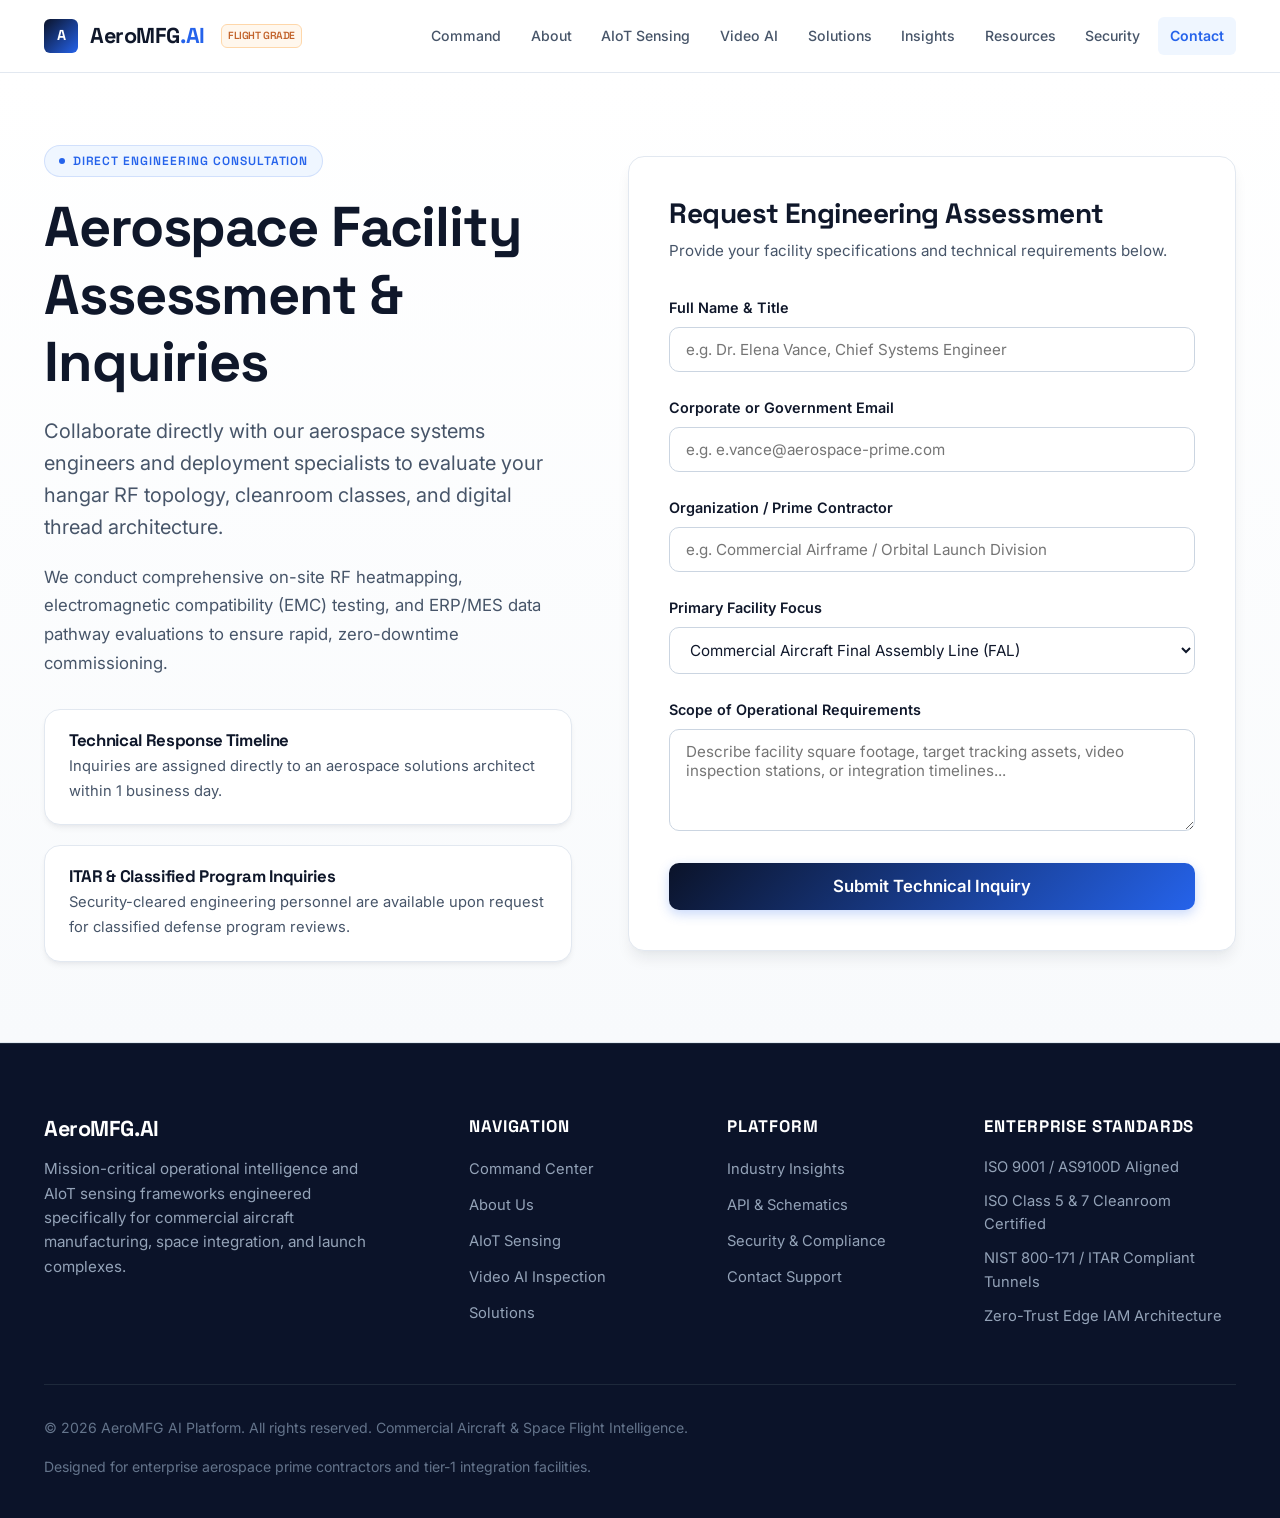
<file: contact.html>
<!DOCTYPE html>
<html lang="en">
<head>
  <meta charset="UTF-8">
  <meta name="viewport" content="width=device-width, initial-scale=1.0">
  <title>AeroMFG AI - Engineering Consultation &amp; Facility Assessment</title>
  <meta name="description" content="Engage with AeroMFG AI flight systems engineers and industrial IoT architects to schedule an on-site operational facility assessment and technical demonstration.">
  <link rel="stylesheet" href="css/style.css">
</head>
<body>

  <!-- Accessible Skip Link -->
  <a href="#main-content" class="sr-only" style="position:absolute;left:-9999px;top:auto;width:1px;height:1px;overflow:hidden;">Skip to main content</a>

  <!-- Global Navigation Header -->
  <header class="site-header">
    <div class="container">
      <div class="nav-wrapper">
        <a href="index.html" class="brand-logo" aria-label="AeroMFG AI Home">
          <div class="brand-icon">A</div>
          <div class="brand-text">AeroMFG<span>.AI</span></div>
          <span class="brand-badge">Flight Grade</span>
        </a>

        <button class="nav-toggle" aria-expanded="false" aria-label="Toggle navigation menu" aria-controls="primary-navigation">
          <span class="hamburger-line"></span>
          <span class="hamburger-line"></span>
          <span class="hamburger-line"></span>
        </button>

        <nav id="primary-navigation" class="nav-menu" aria-label="Primary Site Navigation">
          <a href="index.html" class="nav-link">Command</a>
          <a href="about.html" class="nav-link">About</a>
          <a href="aiot-intelligence.html" class="nav-link">AIoT Sensing</a>
          <a href="video-ai.html" class="nav-link">Video AI</a>
          <a href="solutions.html" class="nav-link">Solutions</a>
          <a href="insights.html" class="nav-link">Insights</a>
          <a href="resources.html" class="nav-link">Resources</a>
          <a href="security.html" class="nav-link">Security</a>
          <a href="contact.html" class="nav-link active" aria-current="page">Contact</a>
        </nav>
      </div>
    </div>
  </header>

  <!-- Main Content -->
  <main id="main-content">
    <section class="section section-hero">
      <div class="container">
        <div class="hero-grid" style="grid-template-columns: 1fr 1.15fr; gap: 3.5rem;">
          
          <!-- Contact Left Info Column -->
          <div>
            <div class="pill">
              <span class="pill-dot"></span>
              Direct Engineering Consultation
            </div>
            <h1>Aerospace Facility Assessment &amp; Inquiries</h1>
            <p class="lead">
              Collaborate directly with our aerospace systems engineers and deployment specialists to evaluate your hangar RF topology, cleanroom classes, and digital thread architecture.
            </p>
            <p>
              We conduct comprehensive on-site RF heatmapping, electromagnetic compatibility (EMC) testing, and ERP/MES data pathway evaluations to ensure rapid, zero-downtime commissioning.
            </p>

            <div style="margin-top: 2rem; display: flex; flex-direction: column; gap: 1.25rem;">
              <div class="card" style="padding: 1.25rem 1.5rem;">
                <h4 style="font-size: 1.05rem; margin-bottom: 0.25rem;">Technical Response Timeline</h4>
                <p style="margin-bottom: 0; font-size: 0.92rem; color: var(--color-text-muted);">
                  Inquiries are assigned directly to an aerospace solutions architect within 1 business day.
                </p>
              </div>

              <div class="card" style="padding: 1.25rem 1.5rem;">
                <h4 style="font-size: 1.05rem; margin-bottom: 0.25rem;">ITAR &amp; Classified Program Inquiries</h4>
                <p style="margin-bottom: 0; font-size: 0.92rem; color: var(--color-text-muted);">
                  Security-cleared engineering personnel are available upon request for classified defense program reviews.
                </p>
              </div>
            </div>
          </div>

          <!-- Contact Right Form Column -->
          <div>
            <form class="contact-form" action="#" method="POST" novalidate>
              <h2 style="font-size: 1.75rem; margin-bottom: 0.5rem;">Request Engineering Assessment</h2>
              <p style="font-size: 0.95rem; margin-bottom: 2rem;">
                Provide your facility specifications and technical requirements below.
              </p>

              <div class="form-group">
                <label for="contact-name" class="form-label">Full Name &amp; Title</label>
                <input type="text" id="contact-name" name="name" class="form-input" placeholder="e.g. Dr. Elena Vance, Chief Systems Engineer" required>
              </div>

              <div class="form-group">
                <label for="contact-email" class="form-label">Corporate or Government Email</label>
                <input type="email" id="contact-email" name="email" class="form-input" placeholder="e.g. e.vance@aerospace-prime.com" required>
              </div>

              <div class="form-group">
                <label for="contact-org" class="form-label">Organization / Prime Contractor</label>
                <input type="text" id="contact-org" name="organization" class="form-input" placeholder="e.g. Commercial Airframe / Orbital Launch Division" required>
              </div>

              <div class="form-group">
                <label for="facility-type" class="form-label">Primary Facility Focus</label>
                <select id="facility-type" name="facility_type" class="form-select">
                  <option value="commercial-fal">Commercial Aircraft Final Assembly Line (FAL)</option>
                  <option value="cleanroom">ISO Class 5 / 7 Cleanroom Satellite Integration</option>
                  <option value="launch-pad">Launch Complex GSE &amp; Cryogenic Hazard Zone</option>
                  <option value="tier1-machining">Tier-1 Aerostructures &amp; Engine Component Machining</option>
                  <option value="other">Other High-Consequence Aerospace Operation</option>
                </select>
              </div>

              <div class="form-group">
                <label for="contact-message" class="form-label">Scope of Operational Requirements</label>
                <textarea id="contact-message" name="message" class="form-textarea" rows="4" placeholder="Describe facility square footage, target tracking assets, video inspection stations, or integration timelines..."></textarea>
              </div>

              <button type="submit" class="btn btn-primary" style="width: 100%; padding: 0.85rem 1.5rem; font-size: 1.05rem;">Submit Technical Inquiry</button>
            </form>
          </div>

        </div>
      </div>
    </section>
  </main>

  <!-- Global Footer -->
  <footer class="site-footer">
    <div class="container">
      <div class="footer-grid">
        <div class="footer-brand">
          <h3>AeroMFG<span>.AI</span></h3>
          <p>Mission-critical operational intelligence and AIoT sensing frameworks engineered specifically for commercial aircraft manufacturing, space integration, and launch complexes.</p>
        </div>
        <div class="footer-col">
          <h4>Navigation</h4>
          <ul class="footer-links">
            <li><a href="index.html" class="footer-link">Command Center</a></li>
            <li><a href="about.html" class="footer-link">About Us</a></li>
            <li><a href="aiot-intelligence.html" class="footer-link">AIoT Sensing</a></li>
            <li><a href="video-ai.html" class="footer-link">Video AI Inspection</a></li>
            <li><a href="solutions.html" class="footer-link">Solutions</a></li>
          </ul>
        </div>
        <div class="footer-col">
          <h4>Platform</h4>
          <ul class="footer-links">
            <li><a href="insights.html" class="footer-link">Industry Insights</a></li>
            <li><a href="resources.html" class="footer-link">API &amp; Schematics</a></li>
            <li><a href="security.html" class="footer-link">Security &amp; Compliance</a></li>
            <li><a href="contact.html" class="footer-link">Contact Support</a></li>
          </ul>
        </div>
        <div class="footer-col">
          <h4>Enterprise Standards</h4>
          <ul class="footer-links">
            <li class="footer-link">ISO 9001 / AS9100D Aligned</li>
            <li class="footer-link">ISO Class 5 &amp; 7 Cleanroom Certified</li>
            <li class="footer-link">NIST 800-171 / ITAR Compliant Tunnels</li>
            <li class="footer-link">Zero-Trust Edge IAM Architecture</li>
          </ul>
        </div>
      </div>
      <div class="footer-bottom">
        <div>&copy; 2026 AeroMFG AI Platform. All rights reserved. Commercial Aircraft &amp; Space Flight Intelligence.</div>
        <div>Designed for enterprise aerospace prime contractors and tier-1 integration facilities.</div>
      </div>
    </div>
  </footer>

  <script src="js/main.js"></script>
</body>
</html>
</file>
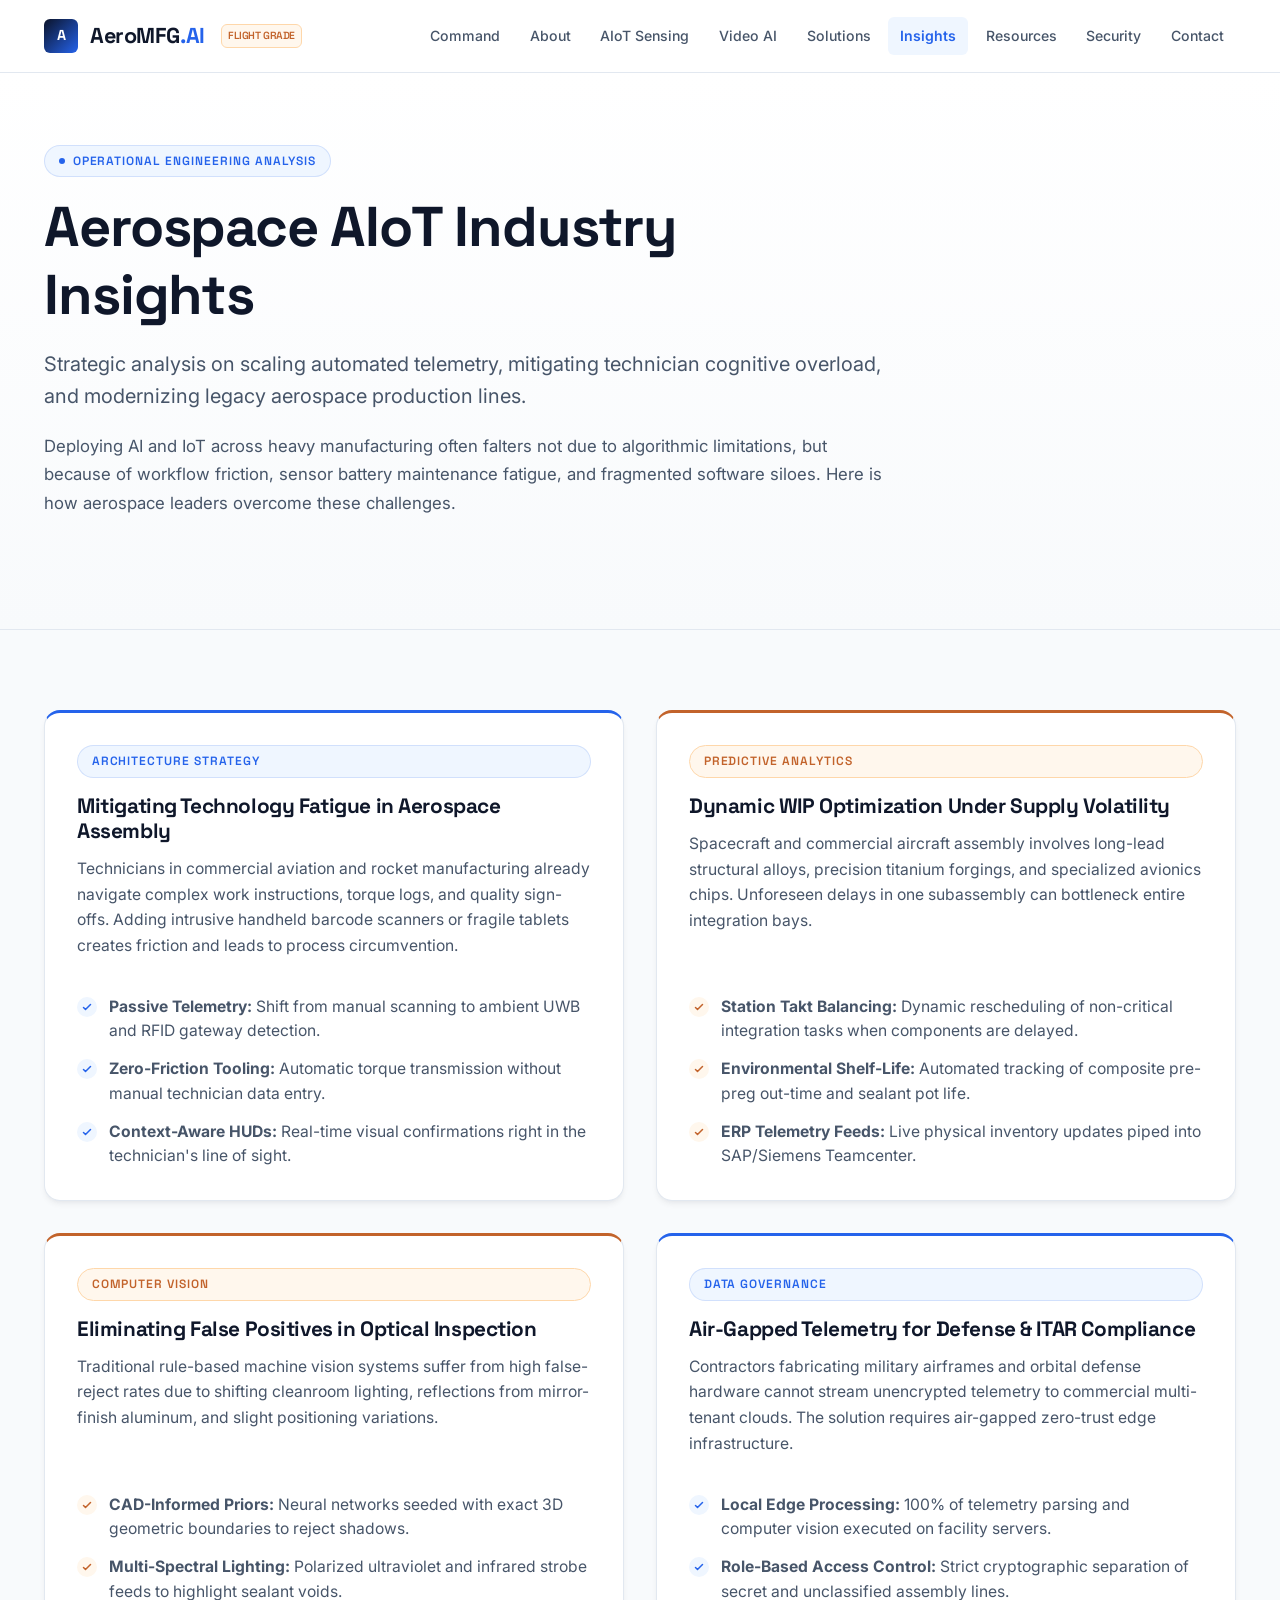
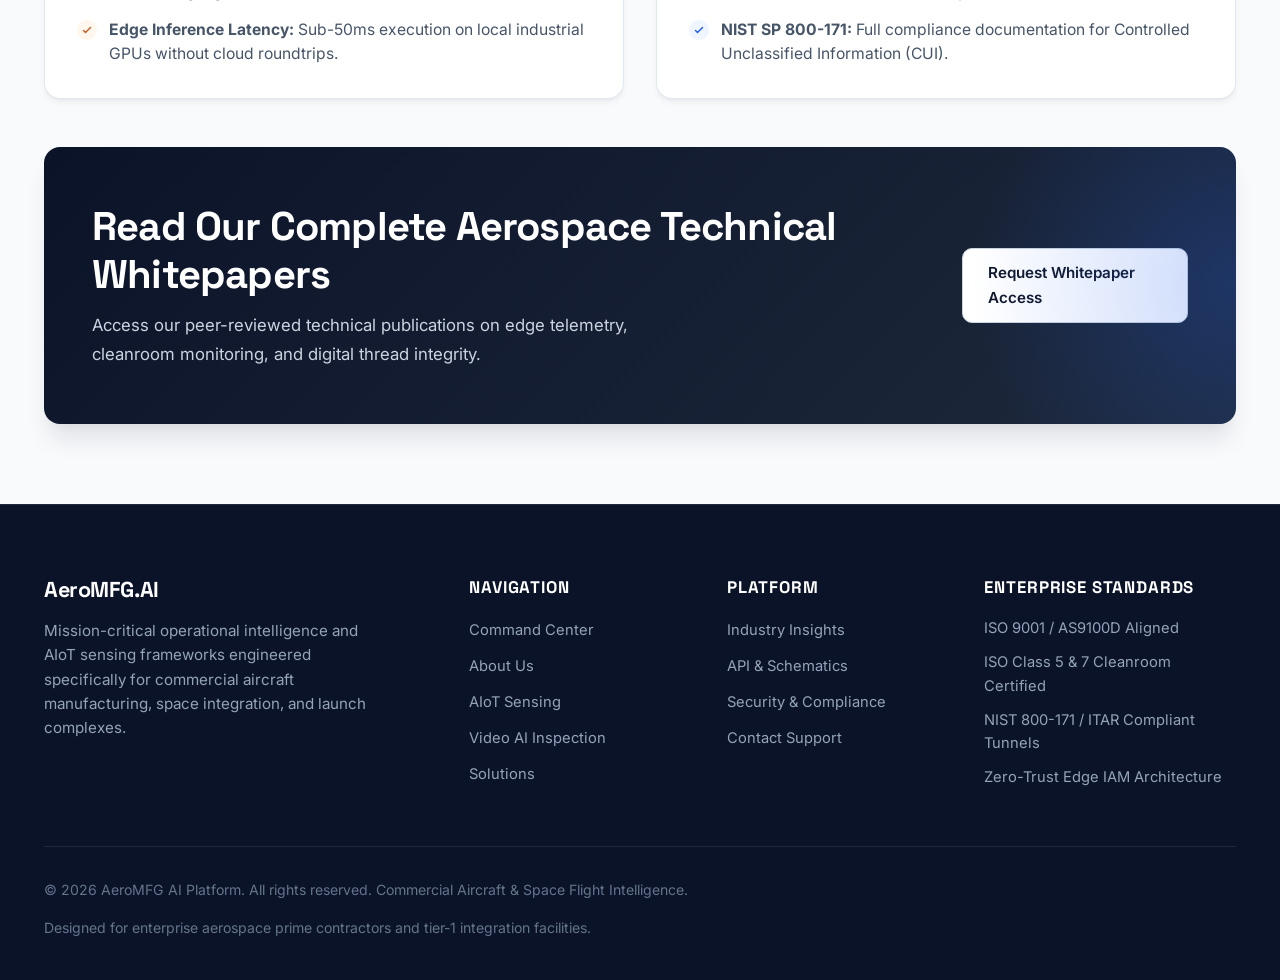
<file: insights.html>
<!DOCTYPE html>
<html lang="en">
<head>
  <meta charset="UTF-8">
  <meta name="viewport" content="width=device-width, initial-scale=1.0">
  <title>AeroMFG AI - Aerospace Industry Insights &amp; Smart Manufacturing</title>
  <meta name="description" content="Technical perspectives on managing IoT complexity, mitigating technology fatigue, and deploying scalable AIoT frameworks across aerospace manufacturing hangars.">
  <link rel="stylesheet" href="css/style.css">
</head>
<body>

  <!-- Accessible Skip Link -->
  <a href="#main-content" class="sr-only" style="position:absolute;left:-9999px;top:auto;width:1px;height:1px;overflow:hidden;">Skip to main content</a>

  <!-- Global Navigation Header -->
  <header class="site-header">
    <div class="container">
      <div class="nav-wrapper">
        <a href="index.html" class="brand-logo" aria-label="AeroMFG AI Home">
          <div class="brand-icon">A</div>
          <div class="brand-text">AeroMFG<span>.AI</span></div>
          <span class="brand-badge">Flight Grade</span>
        </a>

        <button class="nav-toggle" aria-expanded="false" aria-label="Toggle navigation menu" aria-controls="primary-navigation">
          <span class="hamburger-line"></span>
          <span class="hamburger-line"></span>
          <span class="hamburger-line"></span>
        </button>

        <nav id="primary-navigation" class="nav-menu" aria-label="Primary Site Navigation">
          <a href="index.html" class="nav-link">Command</a>
          <a href="about.html" class="nav-link">About</a>
          <a href="aiot-intelligence.html" class="nav-link">AIoT Sensing</a>
          <a href="video-ai.html" class="nav-link">Video AI</a>
          <a href="solutions.html" class="nav-link">Solutions</a>
          <a href="insights.html" class="nav-link active" aria-current="page">Insights</a>
          <a href="resources.html" class="nav-link">Resources</a>
          <a href="security.html" class="nav-link">Security</a>
          <a href="contact.html" class="nav-link">Contact</a>
        </nav>
      </div>
    </div>
  </header>

  <!-- Main Content -->
  <main id="main-content">
    <section class="section section-hero">
      <div class="container">
        <div class="section-header text-left" style="max-width: 840px; margin-bottom: 2rem;">
          <div class="pill">
            <span class="pill-dot"></span>
            Operational Engineering Analysis
          </div>
          <h1>Aerospace AIoT Industry Insights</h1>
          <p class="lead">
            Strategic analysis on scaling automated telemetry, mitigating technician cognitive overload, and modernizing legacy aerospace production lines.
          </p>
          <p>
            Deploying AI and IoT across heavy manufacturing often falters not due to algorithmic limitations, but because of workflow friction, sensor battery maintenance fatigue, and fragmented software siloes. Here is how aerospace leaders overcome these challenges.
          </p>
        </div>
      </div>
    </section>

    <!-- Insights Articles / Cards -->
    <section class="section">
      <div class="container">
        <div class="grid-2">
          <!-- Insight 1 -->
          <article class="card card-accent-highlight">
            <div class="pill">Architecture Strategy</div>
            <h3 class="card-title">Mitigating Technology Fatigue in Aerospace Assembly</h3>
            <p class="card-body">
              Technicians in commercial aviation and rocket manufacturing already navigate complex work instructions, torque logs, and quality sign-offs. Adding intrusive handheld barcode scanners or fragile tablets creates friction and leads to process circumvention.
            </p>
            <ul class="bullet-list">
              <li class="bullet-item">
                <span class="bullet-check"><svg fill="none" stroke="currentColor" viewBox="0 0 24 24"><path stroke-linecap="round" stroke-linejoin="round" stroke-width="3" d="M5 13l4 4L19 7"/></svg></span>
                <span><strong>Passive Telemetry:</strong> Shift from manual scanning to ambient UWB and RFID gateway detection.</span>
              </li>
              <li class="bullet-item">
                <span class="bullet-check"><svg fill="none" stroke="currentColor" viewBox="0 0 24 24"><path stroke-linecap="round" stroke-linejoin="round" stroke-width="3" d="M5 13l4 4L19 7"/></svg></span>
                <span><strong>Zero-Friction Tooling:</strong> Automatic torque transmission without manual technician data entry.</span>
              </li>
              <li class="bullet-item">
                <span class="bullet-check"><svg fill="none" stroke="currentColor" viewBox="0 0 24 24"><path stroke-linecap="round" stroke-linejoin="round" stroke-width="3" d="M5 13l4 4L19 7"/></svg></span>
                <span><strong>Context-Aware HUDs:</strong> Real-time visual confirmations right in the technician's line of sight.</span>
              </li>
            </ul>
          </article>

          <!-- Insight 2 -->
          <article class="card card-copper-highlight">
            <div class="pill pill-copper">Predictive Analytics</div>
            <h3 class="card-title">Dynamic WIP Optimization Under Supply Volatility</h3>
            <p class="card-body">
              Spacecraft and commercial aircraft assembly involves long-lead structural alloys, precision titanium forgings, and specialized avionics chips. Unforeseen delays in one subassembly can bottleneck entire integration bays.
            </p>
            <ul class="bullet-list">
              <li class="bullet-item">
                <span class="bullet-check copper"><svg fill="none" stroke="currentColor" viewBox="0 0 24 24"><path stroke-linecap="round" stroke-linejoin="round" stroke-width="3" d="M5 13l4 4L19 7"/></svg></span>
                <span><strong>Station Takt Balancing:</strong> Dynamic rescheduling of non-critical integration tasks when components are delayed.</span>
              </li>
              <li class="bullet-item">
                <span class="bullet-check copper"><svg fill="none" stroke="currentColor" viewBox="0 0 24 24"><path stroke-linecap="round" stroke-linejoin="round" stroke-width="3" d="M5 13l4 4L19 7"/></svg></span>
                <span><strong>Environmental Shelf-Life:</strong> Automated tracking of composite pre-preg out-time and sealant pot life.</span>
              </li>
              <li class="bullet-item">
                <span class="bullet-check copper"><svg fill="none" stroke="currentColor" viewBox="0 0 24 24"><path stroke-linecap="round" stroke-linejoin="round" stroke-width="3" d="M5 13l4 4L19 7"/></svg></span>
                <span><strong>ERP Telemetry Feeds:</strong> Live physical inventory updates piped into SAP/Siemens Teamcenter.</span>
              </li>
            </ul>
          </article>

          <!-- Insight 3 -->
          <article class="card card-copper-highlight">
            <div class="pill pill-copper">Computer Vision</div>
            <h3 class="card-title">Eliminating False Positives in Optical Inspection</h3>
            <p class="card-body">
              Traditional rule-based machine vision systems suffer from high false-reject rates due to shifting cleanroom lighting, reflections from mirror-finish aluminum, and slight positioning variations.
            </p>
            <ul class="bullet-list">
              <li class="bullet-item">
                <span class="bullet-check copper"><svg fill="none" stroke="currentColor" viewBox="0 0 24 24"><path stroke-linecap="round" stroke-linejoin="round" stroke-width="3" d="M5 13l4 4L19 7"/></svg></span>
                <span><strong>CAD-Informed Priors:</strong> Neural networks seeded with exact 3D geometric boundaries to reject shadows.</span>
              </li>
              <li class="bullet-item">
                <span class="bullet-check copper"><svg fill="none" stroke="currentColor" viewBox="0 0 24 24"><path stroke-linecap="round" stroke-linejoin="round" stroke-width="3" d="M5 13l4 4L19 7"/></svg></span>
                <span><strong>Multi-Spectral Lighting:</strong> Polarized ultraviolet and infrared strobe feeds to highlight sealant voids.</span>
              </li>
              <li class="bullet-item">
                <span class="bullet-check copper"><svg fill="none" stroke="currentColor" viewBox="0 0 24 24"><path stroke-linecap="round" stroke-linejoin="round" stroke-width="3" d="M5 13l4 4L19 7"/></svg></span>
                <span><strong>Edge Inference Latency:</strong> Sub-50ms execution on local industrial GPUs without cloud roundtrips.</span>
              </li>
            </ul>
          </article>

          <!-- Insight 4 -->
          <article class="card card-accent-highlight">
            <div class="pill">Data Governance</div>
            <h3 class="card-title">Air-Gapped Telemetry for Defense &amp; ITAR Compliance</h3>
            <p class="card-body">
              Contractors fabricating military airframes and orbital defense hardware cannot stream unencrypted telemetry to commercial multi-tenant clouds. The solution requires air-gapped zero-trust edge infrastructure.
            </p>
            <ul class="bullet-list">
              <li class="bullet-item">
                <span class="bullet-check"><svg fill="none" stroke="currentColor" viewBox="0 0 24 24"><path stroke-linecap="round" stroke-linejoin="round" stroke-width="3" d="M5 13l4 4L19 7"/></svg></span>
                <span><strong>Local Edge Processing:</strong> 100% of telemetry parsing and computer vision executed on facility servers.</span>
              </li>
              <li class="bullet-item">
                <span class="bullet-check"><svg fill="none" stroke="currentColor" viewBox="0 0 24 24"><path stroke-linecap="round" stroke-linejoin="round" stroke-width="3" d="M5 13l4 4L19 7"/></svg></span>
                <span><strong>Role-Based Access Control:</strong> Strict cryptographic separation of secret and unclassified assembly lines.</span>
              </li>
              <li class="bullet-item">
                <span class="bullet-check"><svg fill="none" stroke="currentColor" viewBox="0 0 24 24"><path stroke-linecap="round" stroke-linejoin="round" stroke-width="3" d="M5 13l4 4L19 7"/></svg></span>
                <span><strong>NIST SP 800-171:</strong> Full compliance documentation for Controlled Unclassified Information (CUI).</span>
              </li>
            </ul>
          </article>
        </div>

        <div class="cta-banner">
          <div>
            <h2>Read Our Complete Aerospace Technical Whitepapers</h2>
            <p>Access our peer-reviewed technical publications on edge telemetry, cleanroom monitoring, and digital thread integrity.</p>
          </div>
          <a href="contact.html" class="btn btn-secondary">Request Whitepaper Access</a>
        </div>
      </div>
    </section>
  </main>

  <!-- Global Footer -->
  <footer class="site-footer">
    <div class="container">
      <div class="footer-grid">
        <div class="footer-brand">
          <h3>AeroMFG<span>.AI</span></h3>
          <p>Mission-critical operational intelligence and AIoT sensing frameworks engineered specifically for commercial aircraft manufacturing, space integration, and launch complexes.</p>
        </div>
        <div class="footer-col">
          <h4>Navigation</h4>
          <ul class="footer-links">
            <li><a href="index.html" class="footer-link">Command Center</a></li>
            <li><a href="about.html" class="footer-link">About Us</a></li>
            <li><a href="aiot-intelligence.html" class="footer-link">AIoT Sensing</a></li>
            <li><a href="video-ai.html" class="footer-link">Video AI Inspection</a></li>
            <li><a href="solutions.html" class="footer-link">Solutions</a></li>
          </ul>
        </div>
        <div class="footer-col">
          <h4>Platform</h4>
          <ul class="footer-links">
            <li><a href="insights.html" class="footer-link">Industry Insights</a></li>
            <li><a href="resources.html" class="footer-link">API &amp; Schematics</a></li>
            <li><a href="security.html" class="footer-link">Security &amp; Compliance</a></li>
            <li><a href="contact.html" class="footer-link">Contact Support</a></li>
          </ul>
        </div>
        <div class="footer-col">
          <h4>Enterprise Standards</h4>
          <ul class="footer-links">
            <li class="footer-link">ISO 9001 / AS9100D Aligned</li>
            <li class="footer-link">ISO Class 5 &amp; 7 Cleanroom Certified</li>
            <li class="footer-link">NIST 800-171 / ITAR Compliant Tunnels</li>
            <li class="footer-link">Zero-Trust Edge IAM Architecture</li>
          </ul>
        </div>
      </div>
      <div class="footer-bottom">
        <div>&copy; 2026 AeroMFG AI Platform. All rights reserved. Commercial Aircraft &amp; Space Flight Intelligence.</div>
        <div>Designed for enterprise aerospace prime contractors and tier-1 integration facilities.</div>
      </div>
    </div>
  </footer>

  <script src="js/main.js"></script>
</body>
</html>
</file>
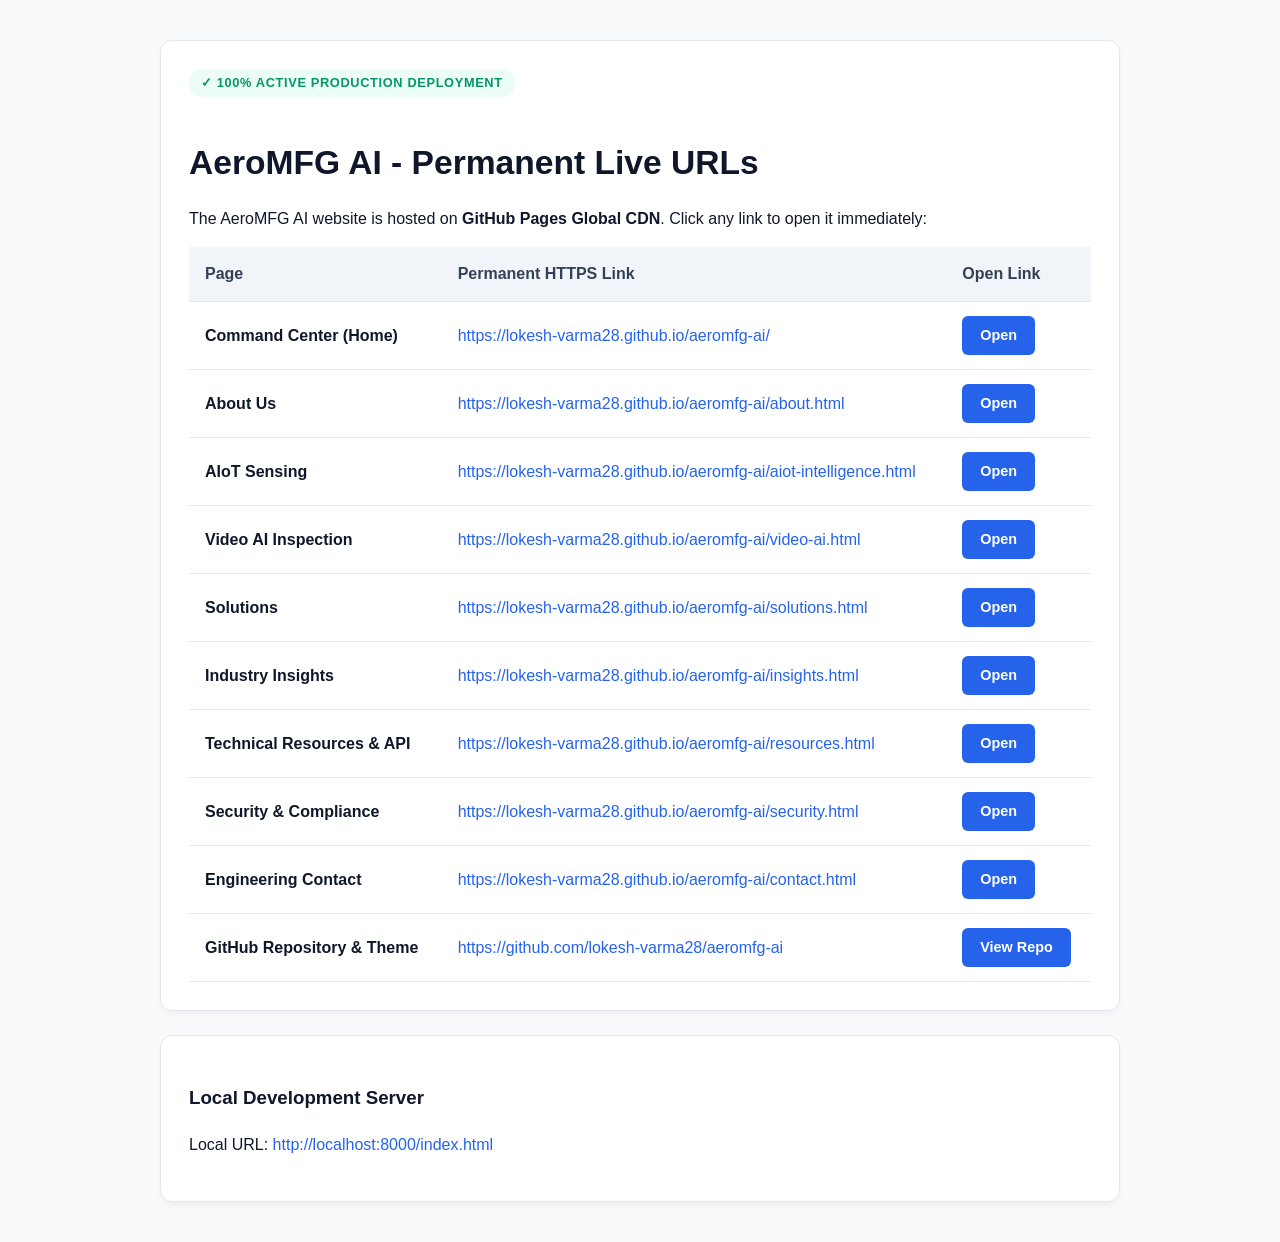
<file: LIVE_URLS.html>
<!DOCTYPE html>
<html lang="en">
<head>
  <meta charset="UTF-8">
  <meta name="viewport" content="width=device-width, initial-scale=1.0">
  <title>AeroMFG AI - Permanent Production Live URLs</title>
  <style>
    body {
      font-family: -apple-system, BlinkMacSystemFont, "Segoe UI", Roboto, sans-serif;
      background-color: #f8fafc;
      color: #0f172a;
      max-width: 960px;
      margin: 40px auto;
      padding: 0 20px;
      line-height: 1.6;
    }
    .card {
      background: #ffffff;
      border: 1px solid #e2e8f0;
      border-radius: 12px;
      padding: 28px;
      margin-bottom: 24px;
      box-shadow: 0 4px 6px -1px rgba(15, 23, 42, 0.05);
    }
    h1 {
      font-size: 2.1rem;
      color: #0f172a;
      margin-bottom: 8px;
    }
    .badge {
      display: inline-block;
      background: #eff6ff;
      color: #2563eb;
      font-size: 0.8rem;
      font-weight: 700;
      padding: 4px 12px;
      border-radius: 9999px;
      margin-bottom: 16px;
      text-transform: uppercase;
      letter-spacing: 0.05em;
    }
    .badge-success {
      background: #ecfdf5;
      color: #059669;
    }
    table {
      width: 100%;
      border-collapse: collapse;
      margin-top: 16px;
    }
    th, td {
      padding: 14px 16px;
      text-align: left;
      border-bottom: 1px solid #e2e8f0;
    }
    th {
      background: #f1f5f9;
      font-weight: 600;
      color: #334155;
    }
    a {
      color: #2563eb;
      text-decoration: none;
      font-weight: 500;
    }
    a:hover {
      text-decoration: underline;
    }
    .btn {
      display: inline-block;
      background: #2563eb;
      color: #ffffff !important;
      padding: 8px 18px;
      border-radius: 6px;
      font-size: 0.9rem;
      font-weight: 600;
      text-decoration: none !important;
      transition: background 0.15s ease;
    }
    .btn:hover {
      background: #1d4ed8;
    }
  </style>
</head>
<body>

  <div class="card">
    <span class="badge badge-success">&#10003; 100% Active Production Deployment</span>
    <h1>AeroMFG AI - Permanent Live URLs</h1>
    <p>The AeroMFG AI website is hosted on <strong>GitHub Pages Global CDN</strong>. Click any link to open it immediately:</p>

    <table>
      <thead>
        <tr>
          <th>Page</th>
          <th>Permanent HTTPS Link</th>
          <th>Open Link</th>
        </tr>
      </thead>
      <tbody>
        <tr>
          <td><strong>Command Center (Home)</strong></td>
          <td><a href="https://lokesh-varma28.github.io/aeromfg-ai/" target="_blank">https://lokesh-varma28.github.io/aeromfg-ai/</a></td>
          <td><a href="https://lokesh-varma28.github.io/aeromfg-ai/" target="_blank" class="btn">Open</a></td>
        </tr>
        <tr>
          <td><strong>About Us</strong></td>
          <td><a href="https://lokesh-varma28.github.io/aeromfg-ai/about.html" target="_blank">https://lokesh-varma28.github.io/aeromfg-ai/about.html</a></td>
          <td><a href="https://lokesh-varma28.github.io/aeromfg-ai/about.html" target="_blank" class="btn">Open</a></td>
        </tr>
        <tr>
          <td><strong>AIoT Sensing</strong></td>
          <td><a href="https://lokesh-varma28.github.io/aeromfg-ai/aiot-intelligence.html" target="_blank">https://lokesh-varma28.github.io/aeromfg-ai/aiot-intelligence.html</a></td>
          <td><a href="https://lokesh-varma28.github.io/aeromfg-ai/aiot-intelligence.html" target="_blank" class="btn">Open</a></td>
        </tr>
        <tr>
          <td><strong>Video AI Inspection</strong></td>
          <td><a href="https://lokesh-varma28.github.io/aeromfg-ai/video-ai.html" target="_blank">https://lokesh-varma28.github.io/aeromfg-ai/video-ai.html</a></td>
          <td><a href="https://lokesh-varma28.github.io/aeromfg-ai/video-ai.html" target="_blank" class="btn">Open</a></td>
        </tr>
        <tr>
          <td><strong>Solutions</strong></td>
          <td><a href="https://lokesh-varma28.github.io/aeromfg-ai/solutions.html" target="_blank">https://lokesh-varma28.github.io/aeromfg-ai/solutions.html</a></td>
          <td><a href="https://lokesh-varma28.github.io/aeromfg-ai/solutions.html" target="_blank" class="btn">Open</a></td>
        </tr>
        <tr>
          <td><strong>Industry Insights</strong></td>
          <td><a href="https://lokesh-varma28.github.io/aeromfg-ai/insights.html" target="_blank">https://lokesh-varma28.github.io/aeromfg-ai/insights.html</a></td>
          <td><a href="https://lokesh-varma28.github.io/aeromfg-ai/insights.html" target="_blank" class="btn">Open</a></td>
        </tr>
        <tr>
          <td><strong>Technical Resources & API</strong></td>
          <td><a href="https://lokesh-varma28.github.io/aeromfg-ai/resources.html" target="_blank">https://lokesh-varma28.github.io/aeromfg-ai/resources.html</a></td>
          <td><a href="https://lokesh-varma28.github.io/aeromfg-ai/resources.html" target="_blank" class="btn">Open</a></td>
        </tr>
        <tr>
          <td><strong>Security & Compliance</strong></td>
          <td><a href="https://lokesh-varma28.github.io/aeromfg-ai/security.html" target="_blank">https://lokesh-varma28.github.io/aeromfg-ai/security.html</a></td>
          <td><a href="https://lokesh-varma28.github.io/aeromfg-ai/security.html" target="_blank" class="btn">Open</a></td>
        </tr>
        <tr>
          <td><strong>Engineering Contact</strong></td>
          <td><a href="https://lokesh-varma28.github.io/aeromfg-ai/contact.html" target="_blank">https://lokesh-varma28.github.io/aeromfg-ai/contact.html</a></td>
          <td><a href="https://lokesh-varma28.github.io/aeromfg-ai/contact.html" target="_blank" class="btn">Open</a></td>
        </tr>
        <tr>
          <td><strong>GitHub Repository & Theme</strong></td>
          <td><a href="https://github.com/lokesh-varma28/aeromfg-ai" target="_blank">https://github.com/lokesh-varma28/aeromfg-ai</a></td>
          <td><a href="https://github.com/lokesh-varma28/aeromfg-ai" target="_blank" class="btn">View Repo</a></td>
        </tr>
      </tbody>
    </table>
  </div>

  <div class="card">
    <h3>Local Development Server</h3>
    <p>Local URL: <a href="http://localhost:8000/index.html" target="_blank">http://localhost:8000/index.html</a></p>
  </div>

</body>
</html>
</file>
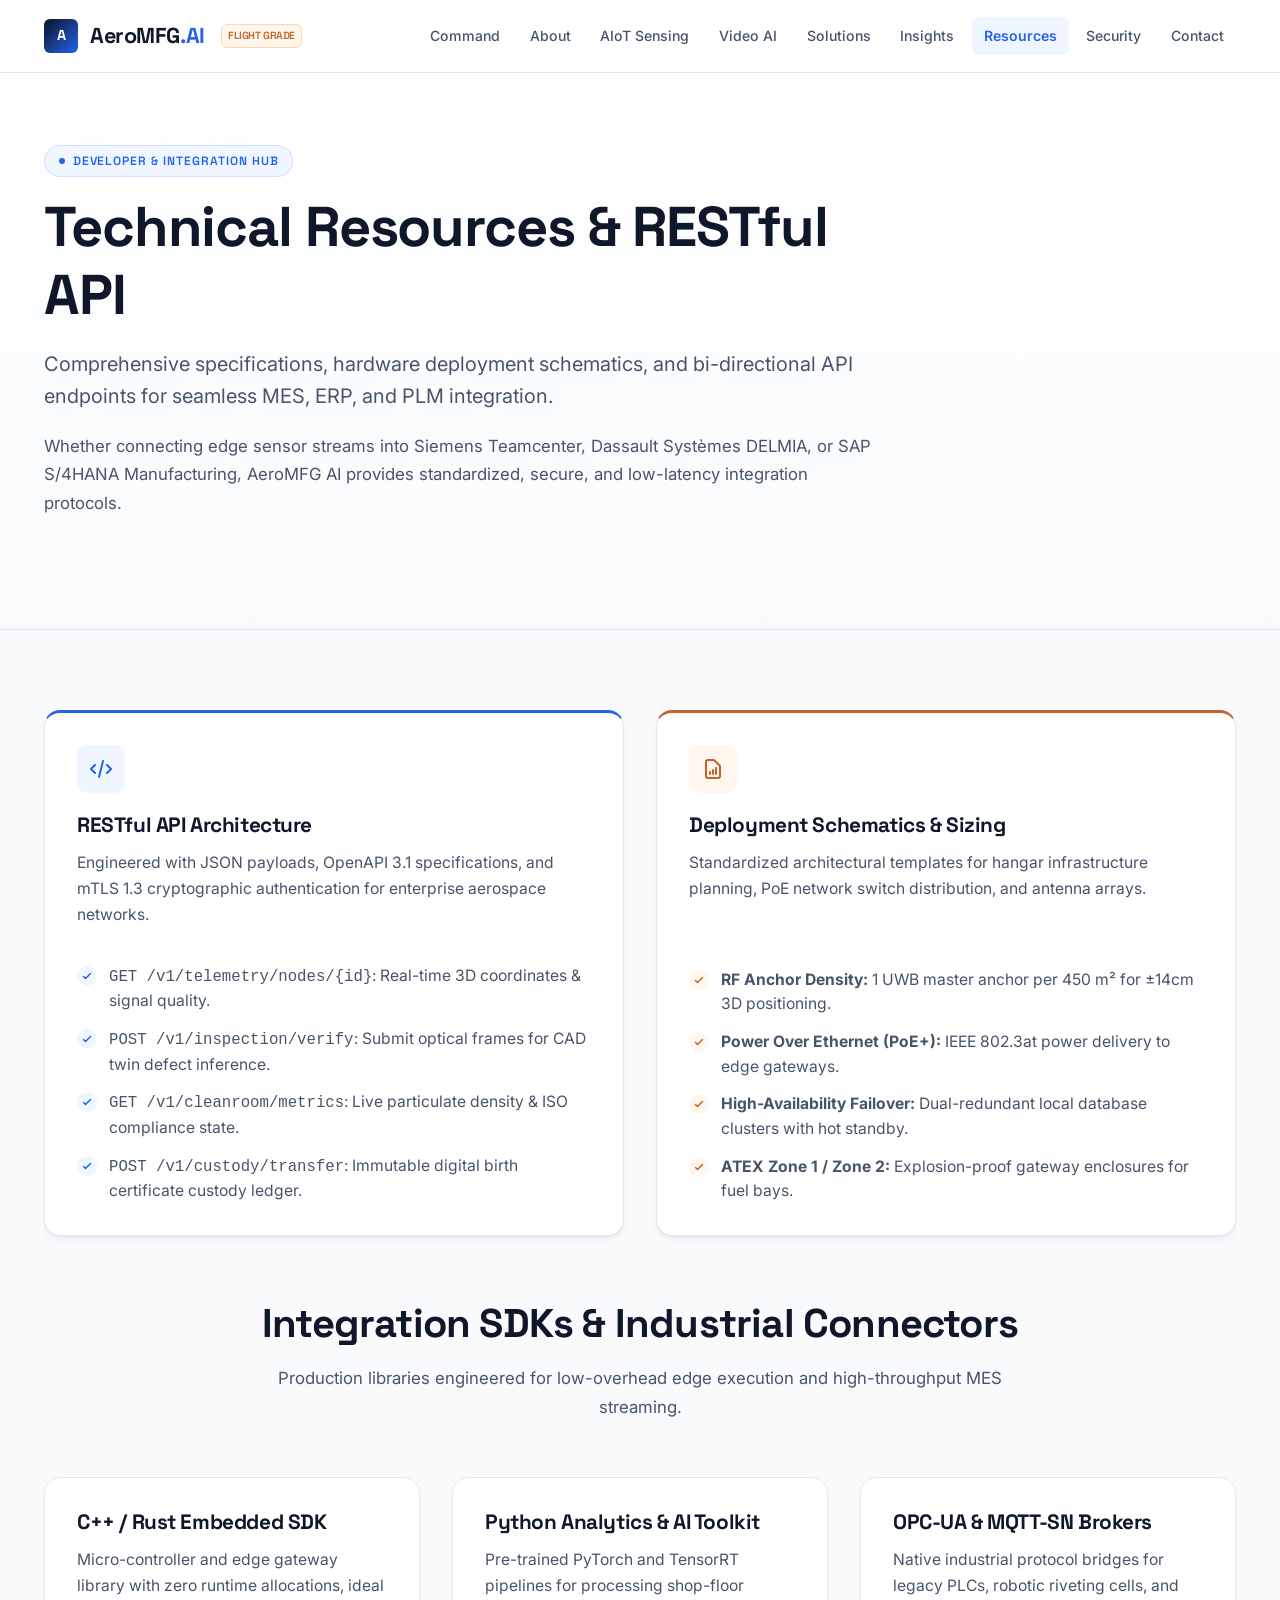
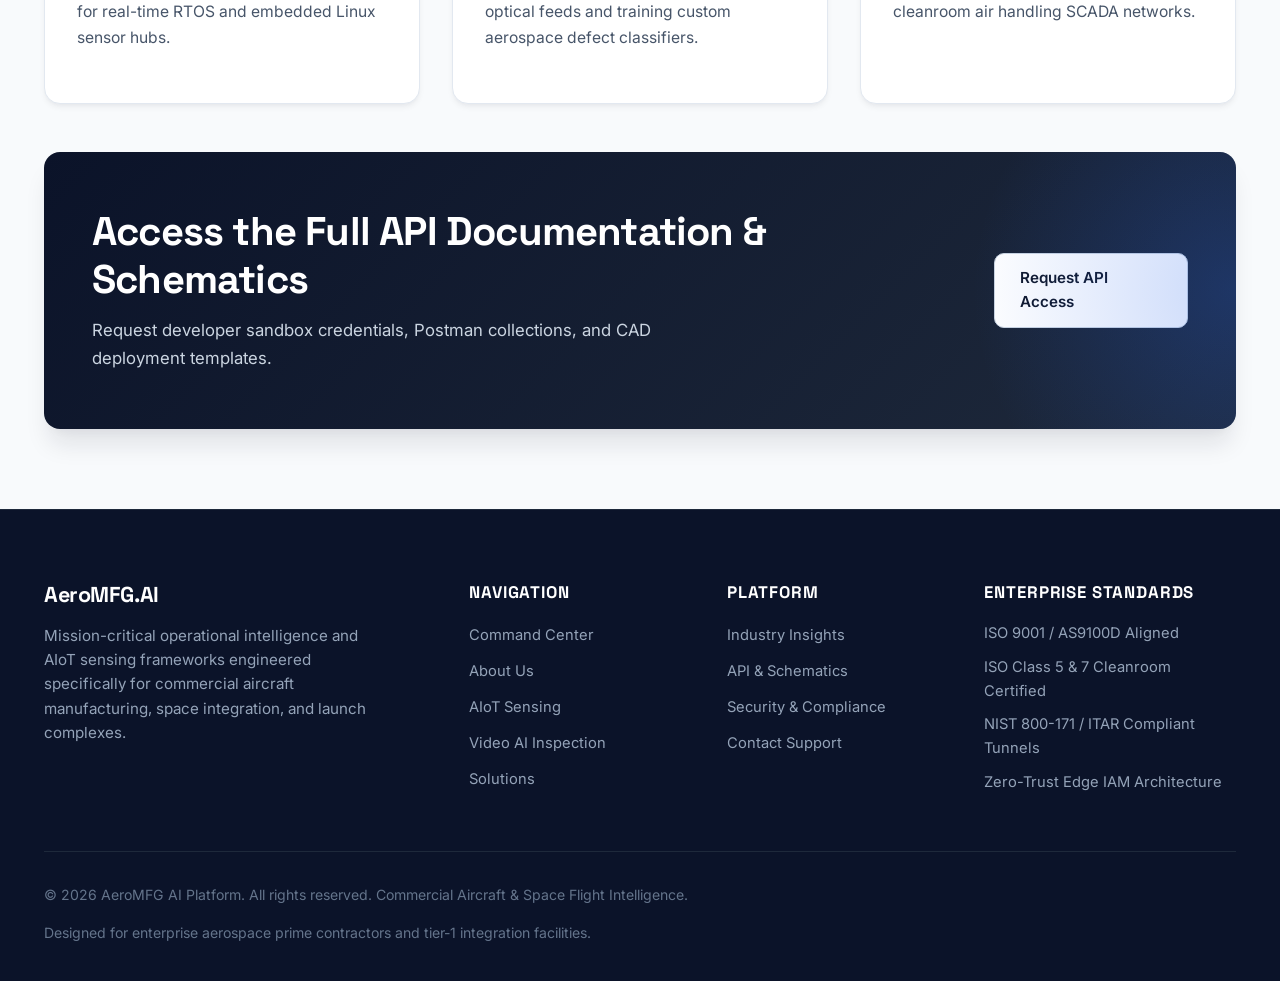
<file: resources.html>
<!DOCTYPE html>
<html lang="en">
<head>
  <meta charset="UTF-8">
  <meta name="viewport" content="width=device-width, initial-scale=1.0">
  <title>AeroMFG AI - Technical Resources &amp; RESTful API Architecture</title>
  <meta name="description" content="Technical documentation, hardware configuration schematics, and RESTful API reference for enterprise aerospace software integration and telemetry ingestion.">
  <link rel="stylesheet" href="css/style.css">
</head>
<body>

  <!-- Accessible Skip Link -->
  <a href="#main-content" class="sr-only" style="position:absolute;left:-9999px;top:auto;width:1px;height:1px;overflow:hidden;">Skip to main content</a>

  <!-- Global Navigation Header -->
  <header class="site-header">
    <div class="container">
      <div class="nav-wrapper">
        <a href="index.html" class="brand-logo" aria-label="AeroMFG AI Home">
          <div class="brand-icon">A</div>
          <div class="brand-text">AeroMFG<span>.AI</span></div>
          <span class="brand-badge">Flight Grade</span>
        </a>

        <button class="nav-toggle" aria-expanded="false" aria-label="Toggle navigation menu" aria-controls="primary-navigation">
          <span class="hamburger-line"></span>
          <span class="hamburger-line"></span>
          <span class="hamburger-line"></span>
        </button>

        <nav id="primary-navigation" class="nav-menu" aria-label="Primary Site Navigation">
          <a href="index.html" class="nav-link">Command</a>
          <a href="about.html" class="nav-link">About</a>
          <a href="aiot-intelligence.html" class="nav-link">AIoT Sensing</a>
          <a href="video-ai.html" class="nav-link">Video AI</a>
          <a href="solutions.html" class="nav-link">Solutions</a>
          <a href="insights.html" class="nav-link">Insights</a>
          <a href="resources.html" class="nav-link active" aria-current="page">Resources</a>
          <a href="security.html" class="nav-link">Security</a>
          <a href="contact.html" class="nav-link">Contact</a>
        </nav>
      </div>
    </div>
  </header>

  <!-- Main Content -->
  <main id="main-content">
    <section class="section section-hero">
      <div class="container">
        <div class="section-header text-left" style="max-width: 840px; margin-bottom: 2rem;">
          <div class="pill">
            <span class="pill-dot"></span>
            Developer &amp; Integration Hub
          </div>
          <h1>Technical Resources &amp; RESTful API</h1>
          <p class="lead">
            Comprehensive specifications, hardware deployment schematics, and bi-directional API endpoints for seamless MES, ERP, and PLM integration.
          </p>
          <p>
            Whether connecting edge sensor streams into Siemens Teamcenter, Dassault Syst&egrave;mes DELMIA, or SAP S/4HANA Manufacturing, AeroMFG AI provides standardized, secure, and low-latency integration protocols.
          </p>
        </div>
      </div>
    </section>

    <!-- API Reference & Schematics Section -->
    <section class="section">
      <div class="container">
        <div class="grid-2">
          <!-- API Documentation -->
          <div class="card card-accent-highlight">
            <div class="card-icon">
              <svg fill="none" stroke="currentColor" viewBox="0 0 24 24"><path stroke-linecap="round" stroke-linejoin="round" stroke-width="2" d="M10 20l4-16m4 4l4 4-4 4M6 16l-4-4 4-4"/></svg>
            </div>
            <h3 class="card-title">RESTful API Architecture</h3>
            <p class="card-body">
              Engineered with JSON payloads, OpenAPI 3.1 specifications, and mTLS 1.3 cryptographic authentication for enterprise aerospace networks.
            </p>
            <ul class="bullet-list">
              <li class="bullet-item">
                <span class="bullet-check"><svg fill="none" stroke="currentColor" viewBox="0 0 24 24"><path stroke-linecap="round" stroke-linejoin="round" stroke-width="3" d="M5 13l4 4L19 7"/></svg></span>
                <span><code>GET /v1/telemetry/nodes/{id}</code>: Real-time 3D coordinates &amp; signal quality.</span>
              </li>
              <li class="bullet-item">
                <span class="bullet-check"><svg fill="none" stroke="currentColor" viewBox="0 0 24 24"><path stroke-linecap="round" stroke-linejoin="round" stroke-width="3" d="M5 13l4 4L19 7"/></svg></span>
                <span><code>POST /v1/inspection/verify</code>: Submit optical frames for CAD twin defect inference.</span>
              </li>
              <li class="bullet-item">
                <span class="bullet-check"><svg fill="none" stroke="currentColor" viewBox="0 0 24 24"><path stroke-linecap="round" stroke-linejoin="round" stroke-width="3" d="M5 13l4 4L19 7"/></svg></span>
                <span><code>GET /v1/cleanroom/metrics</code>: Live particulate density &amp; ISO compliance state.</span>
              </li>
              <li class="bullet-item">
                <span class="bullet-check"><svg fill="none" stroke="currentColor" viewBox="0 0 24 24"><path stroke-linecap="round" stroke-linejoin="round" stroke-width="3" d="M5 13l4 4L19 7"/></svg></span>
                <span><code>POST /v1/custody/transfer</code>: Immutable digital birth certificate custody ledger.</span>
              </li>
            </ul>
          </div>

          <!-- Deployment Schematics -->
          <div class="card card-copper-highlight">
            <div class="card-icon copper">
              <svg fill="none" stroke="currentColor" viewBox="0 0 24 24"><path stroke-linecap="round" stroke-linejoin="round" stroke-width="2" d="M9 17v-2m3 2v-4m3 4v-6m2 10H7a2 2 0 01-2-2V5a2 2 0 012-2h5.586a1 1 0 01.707.293l5.414 5.414a1 1 0 01.293.707V19a2 2 0 01-2 2z"/></svg>
            </div>
            <h3 class="card-title">Deployment Schematics &amp; Sizing</h3>
            <p class="card-body">
              Standardized architectural templates for hangar infrastructure planning, PoE network switch distribution, and antenna arrays.
            </p>
            <ul class="bullet-list">
              <li class="bullet-item">
                <span class="bullet-check copper"><svg fill="none" stroke="currentColor" viewBox="0 0 24 24"><path stroke-linecap="round" stroke-linejoin="round" stroke-width="3" d="M5 13l4 4L19 7"/></svg></span>
                <span><strong>RF Anchor Density:</strong> 1 UWB master anchor per 450 m&sup2; for &plusmn;14cm 3D positioning.</span>
              </li>
              <li class="bullet-item">
                <span class="bullet-check copper"><svg fill="none" stroke="currentColor" viewBox="0 0 24 24"><path stroke-linecap="round" stroke-linejoin="round" stroke-width="3" d="M5 13l4 4L19 7"/></svg></span>
                <span><strong>Power Over Ethernet (PoE+):</strong> IEEE 802.3at power delivery to edge gateways.</span>
              </li>
              <li class="bullet-item">
                <span class="bullet-check copper"><svg fill="none" stroke="currentColor" viewBox="0 0 24 24"><path stroke-linecap="round" stroke-linejoin="round" stroke-width="3" d="M5 13l4 4L19 7"/></svg></span>
                <span><strong>High-Availability Failover:</strong> Dual-redundant local database clusters with hot standby.</span>
              </li>
              <li class="bullet-item">
                <span class="bullet-check copper"><svg fill="none" stroke="currentColor" viewBox="0 0 24 24"><path stroke-linecap="round" stroke-linejoin="round" stroke-width="3" d="M5 13l4 4L19 7"/></svg></span>
                <span><strong>ATEX Zone 1 / Zone 2:</strong> Explosion-proof gateway enclosures for fuel bays.</span>
              </li>
            </ul>
          </div>
        </div>

        <!-- SDK & Edge Connectors Grid -->
        <div style="margin-top: 4rem;">
          <div class="section-header">
            <h2>Integration SDKs &amp; Industrial Connectors</h2>
            <p>Production libraries engineered for low-overhead edge execution and high-throughput MES streaming.</p>
          </div>

          <div class="grid-3">
            <div class="card">
              <h4 class="card-title">C++ / Rust Embedded SDK</h4>
              <p class="card-body">Micro-controller and edge gateway library with zero runtime allocations, ideal for real-time RTOS and embedded Linux sensor hubs.</p>
            </div>
            <div class="card">
              <h4 class="card-title">Python Analytics &amp; AI Toolkit</h4>
              <p class="card-body">Pre-trained PyTorch and TensorRT pipelines for processing shop-floor optical feeds and training custom aerospace defect classifiers.</p>
            </div>
            <div class="card">
              <h4 class="card-title">OPC-UA &amp; MQTT-SN Brokers</h4>
              <p class="card-body">Native industrial protocol bridges for legacy PLCs, robotic riveting cells, and cleanroom air handling SCADA networks.</p>
            </div>
          </div>
        </div>

        <div class="cta-banner">
          <div>
            <h2>Access the Full API Documentation &amp; Schematics</h2>
            <p>Request developer sandbox credentials, Postman collections, and CAD deployment templates.</p>
          </div>
          <a href="contact.html" class="btn btn-secondary">Request API Access</a>
        </div>
      </div>
    </section>
  </main>

  <!-- Global Footer -->
  <footer class="site-footer">
    <div class="container">
      <div class="footer-grid">
        <div class="footer-brand">
          <h3>AeroMFG<span>.AI</span></h3>
          <p>Mission-critical operational intelligence and AIoT sensing frameworks engineered specifically for commercial aircraft manufacturing, space integration, and launch complexes.</p>
        </div>
        <div class="footer-col">
          <h4>Navigation</h4>
          <ul class="footer-links">
            <li><a href="index.html" class="footer-link">Command Center</a></li>
            <li><a href="about.html" class="footer-link">About Us</a></li>
            <li><a href="aiot-intelligence.html" class="footer-link">AIoT Sensing</a></li>
            <li><a href="video-ai.html" class="footer-link">Video AI Inspection</a></li>
            <li><a href="solutions.html" class="footer-link">Solutions</a></li>
          </ul>
        </div>
        <div class="footer-col">
          <h4>Platform</h4>
          <ul class="footer-links">
            <li><a href="insights.html" class="footer-link">Industry Insights</a></li>
            <li><a href="resources.html" class="footer-link">API &amp; Schematics</a></li>
            <li><a href="security.html" class="footer-link">Security &amp; Compliance</a></li>
            <li><a href="contact.html" class="footer-link">Contact Support</a></li>
          </ul>
        </div>
        <div class="footer-col">
          <h4>Enterprise Standards</h4>
          <ul class="footer-links">
            <li class="footer-link">ISO 9001 / AS9100D Aligned</li>
            <li class="footer-link">ISO Class 5 &amp; 7 Cleanroom Certified</li>
            <li class="footer-link">NIST 800-171 / ITAR Compliant Tunnels</li>
            <li class="footer-link">Zero-Trust Edge IAM Architecture</li>
          </ul>
        </div>
      </div>
      <div class="footer-bottom">
        <div>&copy; 2026 AeroMFG AI Platform. All rights reserved. Commercial Aircraft &amp; Space Flight Intelligence.</div>
        <div>Designed for enterprise aerospace prime contractors and tier-1 integration facilities.</div>
      </div>
    </div>
  </footer>

  <script src="js/main.js"></script>
</body>
</html>
</file>
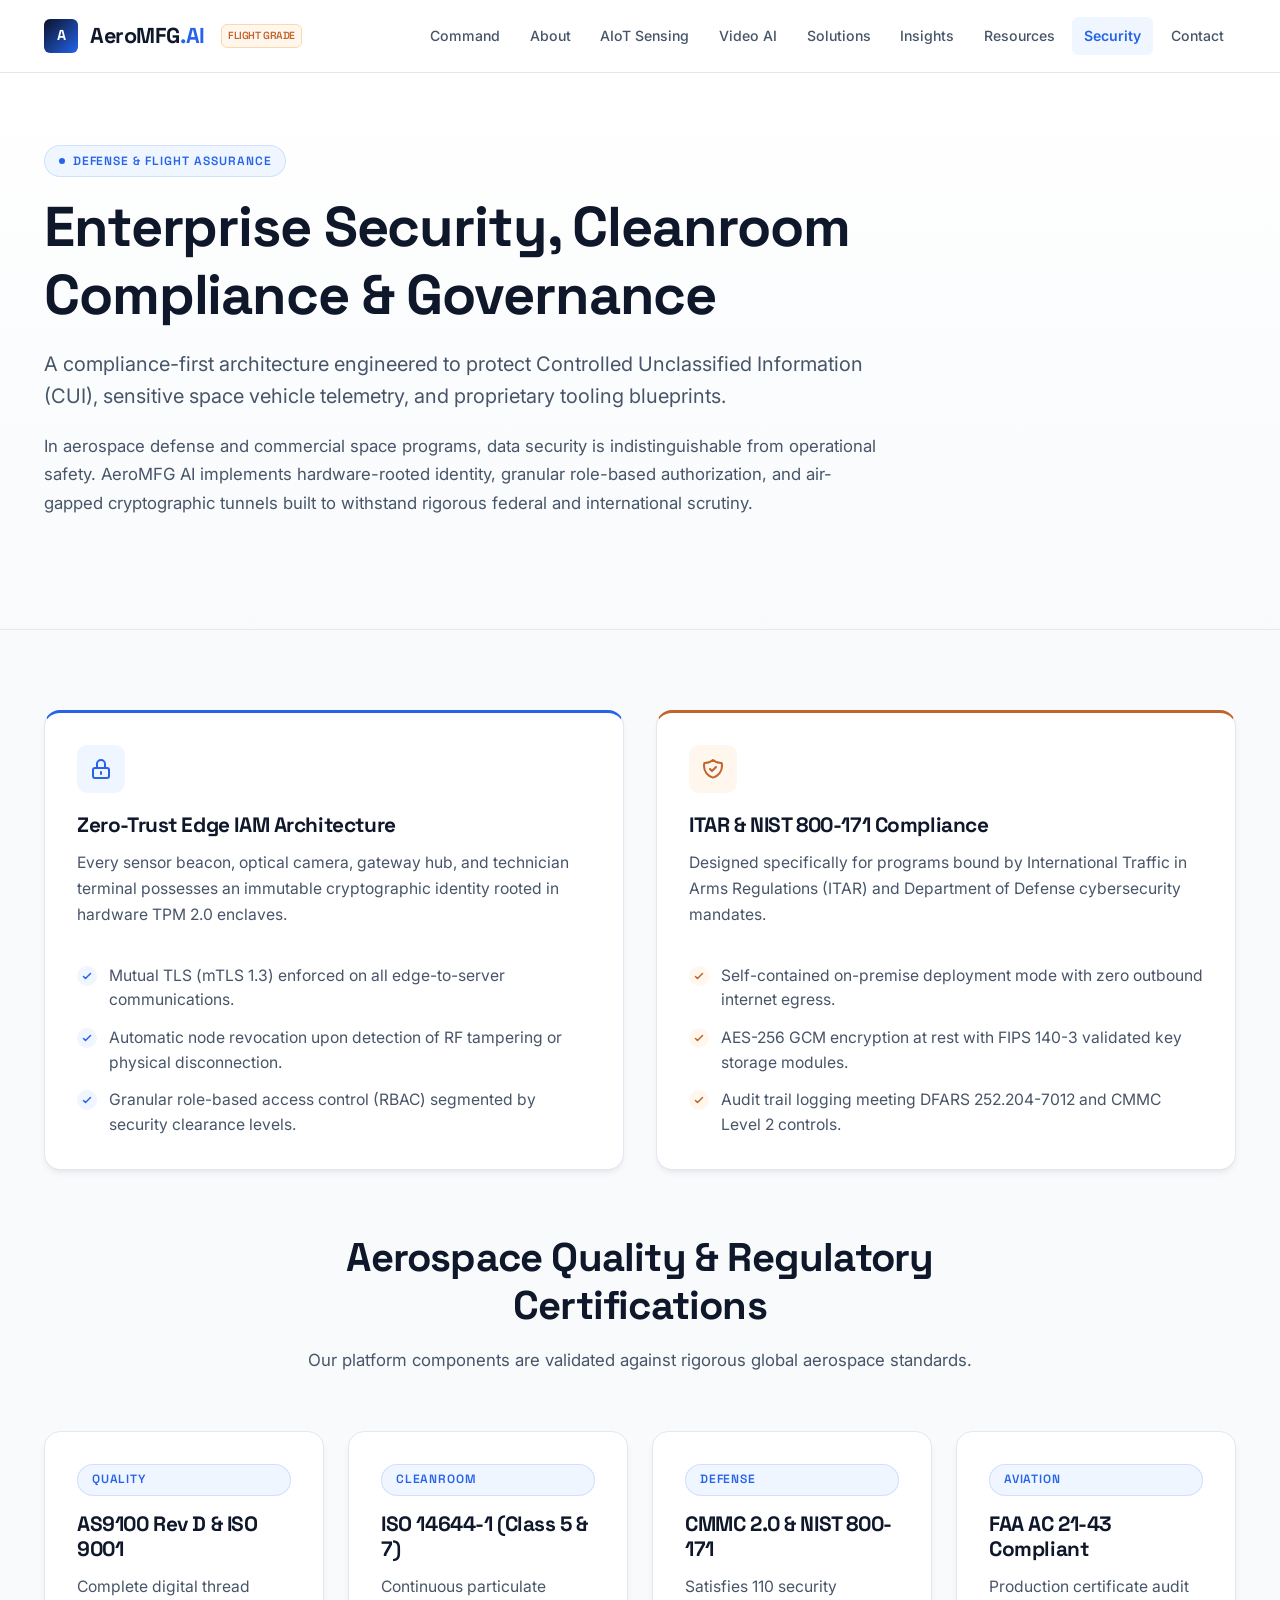
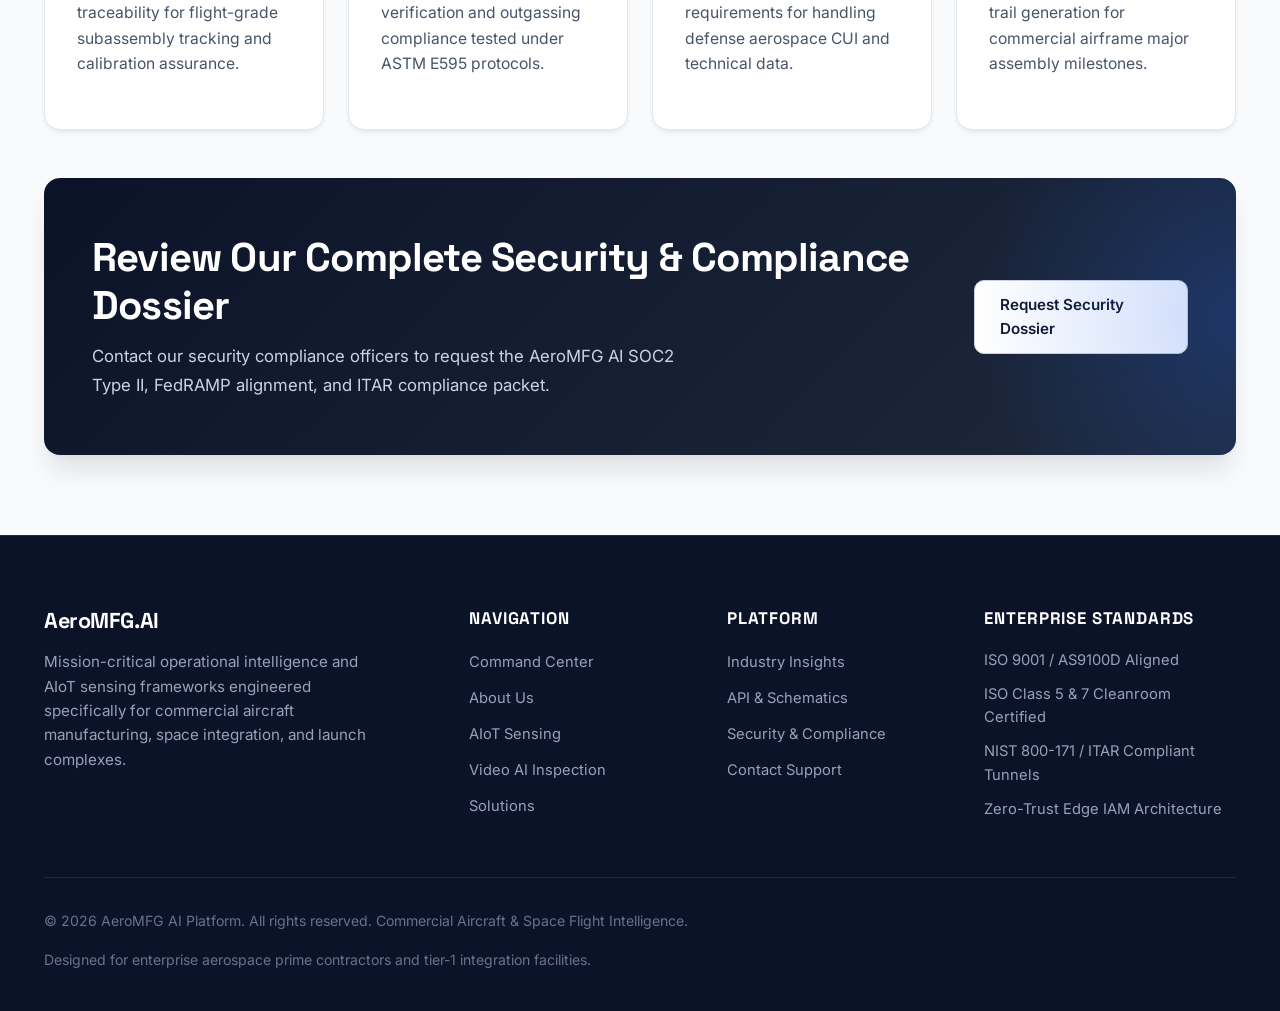
<file: security.html>
<!DOCTYPE html>
<html lang="en">
<head>
  <meta charset="UTF-8">
  <meta name="viewport" content="width=device-width, initial-scale=1.0">
  <title>AeroMFG AI - Enterprise Security, Cleanroom Compliance &amp; Governance</title>
  <meta name="description" content="Aerospace-grade zero-trust edge security, ITAR compliance, NIST SP 800-171 data governance, and ISO/AS9100 cleanroom audit traceability.">
  <link rel="stylesheet" href="css/style.css">
</head>
<body>

  <!-- Accessible Skip Link -->
  <a href="#main-content" class="sr-only" style="position:absolute;left:-9999px;top:auto;width:1px;height:1px;overflow:hidden;">Skip to main content</a>

  <!-- Global Navigation Header -->
  <header class="site-header">
    <div class="container">
      <div class="nav-wrapper">
        <a href="index.html" class="brand-logo" aria-label="AeroMFG AI Home">
          <div class="brand-icon">A</div>
          <div class="brand-text">AeroMFG<span>.AI</span></div>
          <span class="brand-badge">Flight Grade</span>
        </a>

        <button class="nav-toggle" aria-expanded="false" aria-label="Toggle navigation menu" aria-controls="primary-navigation">
          <span class="hamburger-line"></span>
          <span class="hamburger-line"></span>
          <span class="hamburger-line"></span>
        </button>

        <nav id="primary-navigation" class="nav-menu" aria-label="Primary Site Navigation">
          <a href="index.html" class="nav-link">Command</a>
          <a href="about.html" class="nav-link">About</a>
          <a href="aiot-intelligence.html" class="nav-link">AIoT Sensing</a>
          <a href="video-ai.html" class="nav-link">Video AI</a>
          <a href="solutions.html" class="nav-link">Solutions</a>
          <a href="insights.html" class="nav-link">Insights</a>
          <a href="resources.html" class="nav-link">Resources</a>
          <a href="security.html" class="nav-link active" aria-current="page">Security</a>
          <a href="contact.html" class="nav-link">Contact</a>
        </nav>
      </div>
    </div>
  </header>

  <!-- Main Content -->
  <main id="main-content">
    <section class="section section-hero">
      <div class="container">
        <div class="section-header text-left" style="max-width: 840px; margin-bottom: 2rem;">
          <div class="pill">
            <span class="pill-dot"></span>
            Defense &amp; Flight Assurance
          </div>
          <h1>Enterprise Security, Cleanroom Compliance &amp; Governance</h1>
          <p class="lead">
            A compliance-first architecture engineered to protect Controlled Unclassified Information (CUI), sensitive space vehicle telemetry, and proprietary tooling blueprints.
          </p>
          <p>
            In aerospace defense and commercial space programs, data security is indistinguishable from operational safety. AeroMFG AI implements hardware-rooted identity, granular role-based authorization, and air-gapped cryptographic tunnels built to withstand rigorous federal and international scrutiny.
          </p>
        </div>
      </div>
    </section>

    <!-- Core Security Pillars -->
    <section class="section">
      <div class="container">
        <div class="grid-2">
          <!-- Pillar 1: Zero Trust & IAM -->
          <div class="card card-accent-highlight">
            <div class="card-icon">
              <svg fill="none" stroke="currentColor" viewBox="0 0 24 24"><path stroke-linecap="round" stroke-linejoin="round" stroke-width="2" d="M12 15v2m-6 4h12a2 2 0 002-2v-6a2 2 0 00-2-2H6a2 2 0 00-2 2v6a2 2 0 002 2zm10-10V7a4 4 0 00-8 0v4h8z"/></svg>
            </div>
            <h3 class="card-title">Zero-Trust Edge IAM Architecture</h3>
            <p class="card-body">
              Every sensor beacon, optical camera, gateway hub, and technician terminal possesses an immutable cryptographic identity rooted in hardware TPM 2.0 enclaves.
            </p>
            <ul class="bullet-list">
              <li class="bullet-item">
                <span class="bullet-check"><svg fill="none" stroke="currentColor" viewBox="0 0 24 24"><path stroke-linecap="round" stroke-linejoin="round" stroke-width="3" d="M5 13l4 4L19 7"/></svg></span>
                <span>Mutual TLS (mTLS 1.3) enforced on all edge-to-server communications.</span>
              </li>
              <li class="bullet-item">
                <span class="bullet-check"><svg fill="none" stroke="currentColor" viewBox="0 0 24 24"><path stroke-linecap="round" stroke-linejoin="round" stroke-width="3" d="M5 13l4 4L19 7"/></svg></span>
                <span>Automatic node revocation upon detection of RF tampering or physical disconnection.</span>
              </li>
              <li class="bullet-item">
                <span class="bullet-check"><svg fill="none" stroke="currentColor" viewBox="0 0 24 24"><path stroke-linecap="round" stroke-linejoin="round" stroke-width="3" d="M5 13l4 4L19 7"/></svg></span>
                <span>Granular role-based access control (RBAC) segmented by security clearance levels.</span>
              </li>
            </ul>
          </div>

          <!-- Pillar 2: ITAR & Defense Governance -->
          <div class="card card-copper-highlight">
            <div class="card-icon copper">
              <svg fill="none" stroke="currentColor" viewBox="0 0 24 24"><path stroke-linecap="round" stroke-linejoin="round" stroke-width="2" d="M9 12l2 2 4-4m5.618-4.016A11.955 11.955 0 0112 2.944a11.955 11.955 0 01-8.618 3.04A12.02 12.02 0 003 9c0 5.591 3.824 10.29 9 11.622 5.176-1.332 9-6.03 9-11.622 0-1.042-.133-2.052-.382-3.016z"/></svg>
            </div>
            <h3 class="card-title">ITAR &amp; NIST 800-171 Compliance</h3>
            <p class="card-body">
              Designed specifically for programs bound by International Traffic in Arms Regulations (ITAR) and Department of Defense cybersecurity mandates.
            </p>
            <ul class="bullet-list">
              <li class="bullet-item">
                <span class="bullet-check copper"><svg fill="none" stroke="currentColor" viewBox="0 0 24 24"><path stroke-linecap="round" stroke-linejoin="round" stroke-width="3" d="M5 13l4 4L19 7"/></svg></span>
                <span>Self-contained on-premise deployment mode with zero outbound internet egress.</span>
              </li>
              <li class="bullet-item">
                <span class="bullet-check copper"><svg fill="none" stroke="currentColor" viewBox="0 0 24 24"><path stroke-linecap="round" stroke-linejoin="round" stroke-width="3" d="M5 13l4 4L19 7"/></svg></span>
                <span>AES-256 GCM encryption at rest with FIPS 140-3 validated key storage modules.</span>
              </li>
              <li class="bullet-item">
                <span class="bullet-check copper"><svg fill="none" stroke="currentColor" viewBox="0 0 24 24"><path stroke-linecap="round" stroke-linejoin="round" stroke-width="3" d="M5 13l4 4L19 7"/></svg></span>
                <span>Audit trail logging meeting DFARS 252.204-7012 and CMMC Level 2 controls.</span>
              </li>
            </ul>
          </div>
        </div>

        <!-- Compliance Matrix Table / Cards -->
        <div style="margin-top: 4rem;">
          <div class="section-header">
            <h2>Aerospace Quality &amp; Regulatory Certifications</h2>
            <p>Our platform components are validated against rigorous global aerospace standards.</p>
          </div>

          <div class="grid-4">
            <div class="card">
              <div class="pill">Quality</div>
              <h4 class="card-title">AS9100 Rev D &amp; ISO 9001</h4>
              <p class="card-body">Complete digital thread traceability for flight-grade subassembly tracking and calibration assurance.</p>
            </div>
            <div class="card">
              <div class="pill">Cleanroom</div>
              <h4 class="card-title">ISO 14644-1 (Class 5 &amp; 7)</h4>
              <p class="card-body">Continuous particulate verification and outgassing compliance tested under ASTM E595 protocols.</p>
            </div>
            <div class="card">
              <div class="pill">Defense</div>
              <h4 class="card-title">CMMC 2.0 &amp; NIST 800-171</h4>
              <p class="card-body">Satisfies 110 security requirements for handling defense aerospace CUI and technical data.</p>
            </div>
            <div class="card">
              <div class="pill">Aviation</div>
              <h4 class="card-title">FAA AC 21-43 Compliant</h4>
              <p class="card-body">Production certificate audit trail generation for commercial airframe major assembly milestones.</p>
            </div>
          </div>
        </div>

        <div class="cta-banner">
          <div>
            <h2>Review Our Complete Security &amp; Compliance Dossier</h2>
            <p>Contact our security compliance officers to request the AeroMFG AI SOC2 Type II, FedRAMP alignment, and ITAR compliance packet.</p>
          </div>
          <a href="contact.html" class="btn btn-secondary">Request Security Dossier</a>
        </div>
      </div>
    </section>
  </main>

  <!-- Global Footer -->
  <footer class="site-footer">
    <div class="container">
      <div class="footer-grid">
        <div class="footer-brand">
          <h3>AeroMFG<span>.AI</span></h3>
          <p>Mission-critical operational intelligence and AIoT sensing frameworks engineered specifically for commercial aircraft manufacturing, space integration, and launch complexes.</p>
        </div>
        <div class="footer-col">
          <h4>Navigation</h4>
          <ul class="footer-links">
            <li><a href="index.html" class="footer-link">Command Center</a></li>
            <li><a href="about.html" class="footer-link">About Us</a></li>
            <li><a href="aiot-intelligence.html" class="footer-link">AIoT Sensing</a></li>
            <li><a href="video-ai.html" class="footer-link">Video AI Inspection</a></li>
            <li><a href="solutions.html" class="footer-link">Solutions</a></li>
          </ul>
        </div>
        <div class="footer-col">
          <h4>Platform</h4>
          <ul class="footer-links">
            <li><a href="insights.html" class="footer-link">Industry Insights</a></li>
            <li><a href="resources.html" class="footer-link">API &amp; Schematics</a></li>
            <li><a href="security.html" class="footer-link">Security &amp; Compliance</a></li>
            <li><a href="contact.html" class="footer-link">Contact Support</a></li>
          </ul>
        </div>
        <div class="footer-col">
          <h4>Enterprise Standards</h4>
          <ul class="footer-links">
            <li class="footer-link">ISO 9001 / AS9100D Aligned</li>
            <li class="footer-link">ISO Class 5 &amp; 7 Cleanroom Certified</li>
            <li class="footer-link">NIST 800-171 / ITAR Compliant Tunnels</li>
            <li class="footer-link">Zero-Trust Edge IAM Architecture</li>
          </ul>
        </div>
      </div>
      <div class="footer-bottom">
        <div>&copy; 2026 AeroMFG AI Platform. All rights reserved. Commercial Aircraft &amp; Space Flight Intelligence.</div>
        <div>Designed for enterprise aerospace prime contractors and tier-1 integration facilities.</div>
      </div>
    </div>
  </footer>

  <script src="js/main.js"></script>
</body>
</html>
</file>
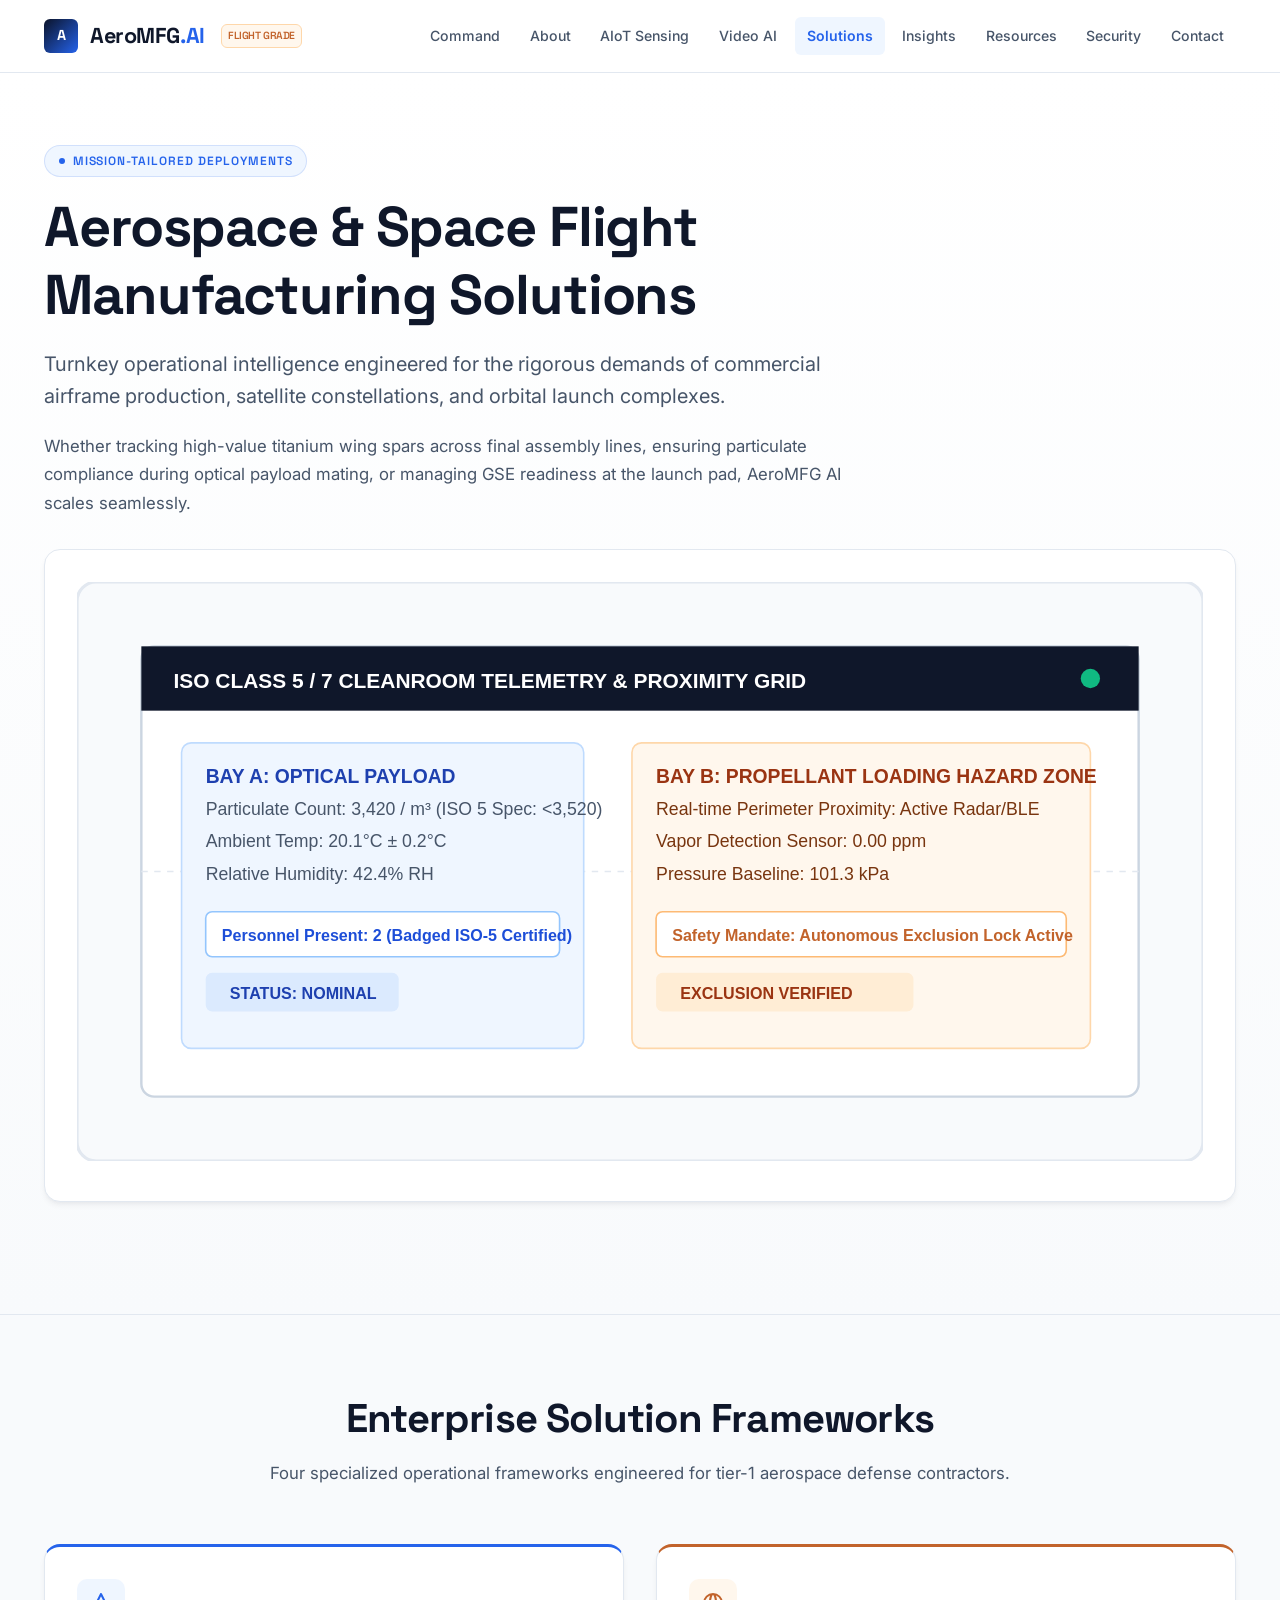
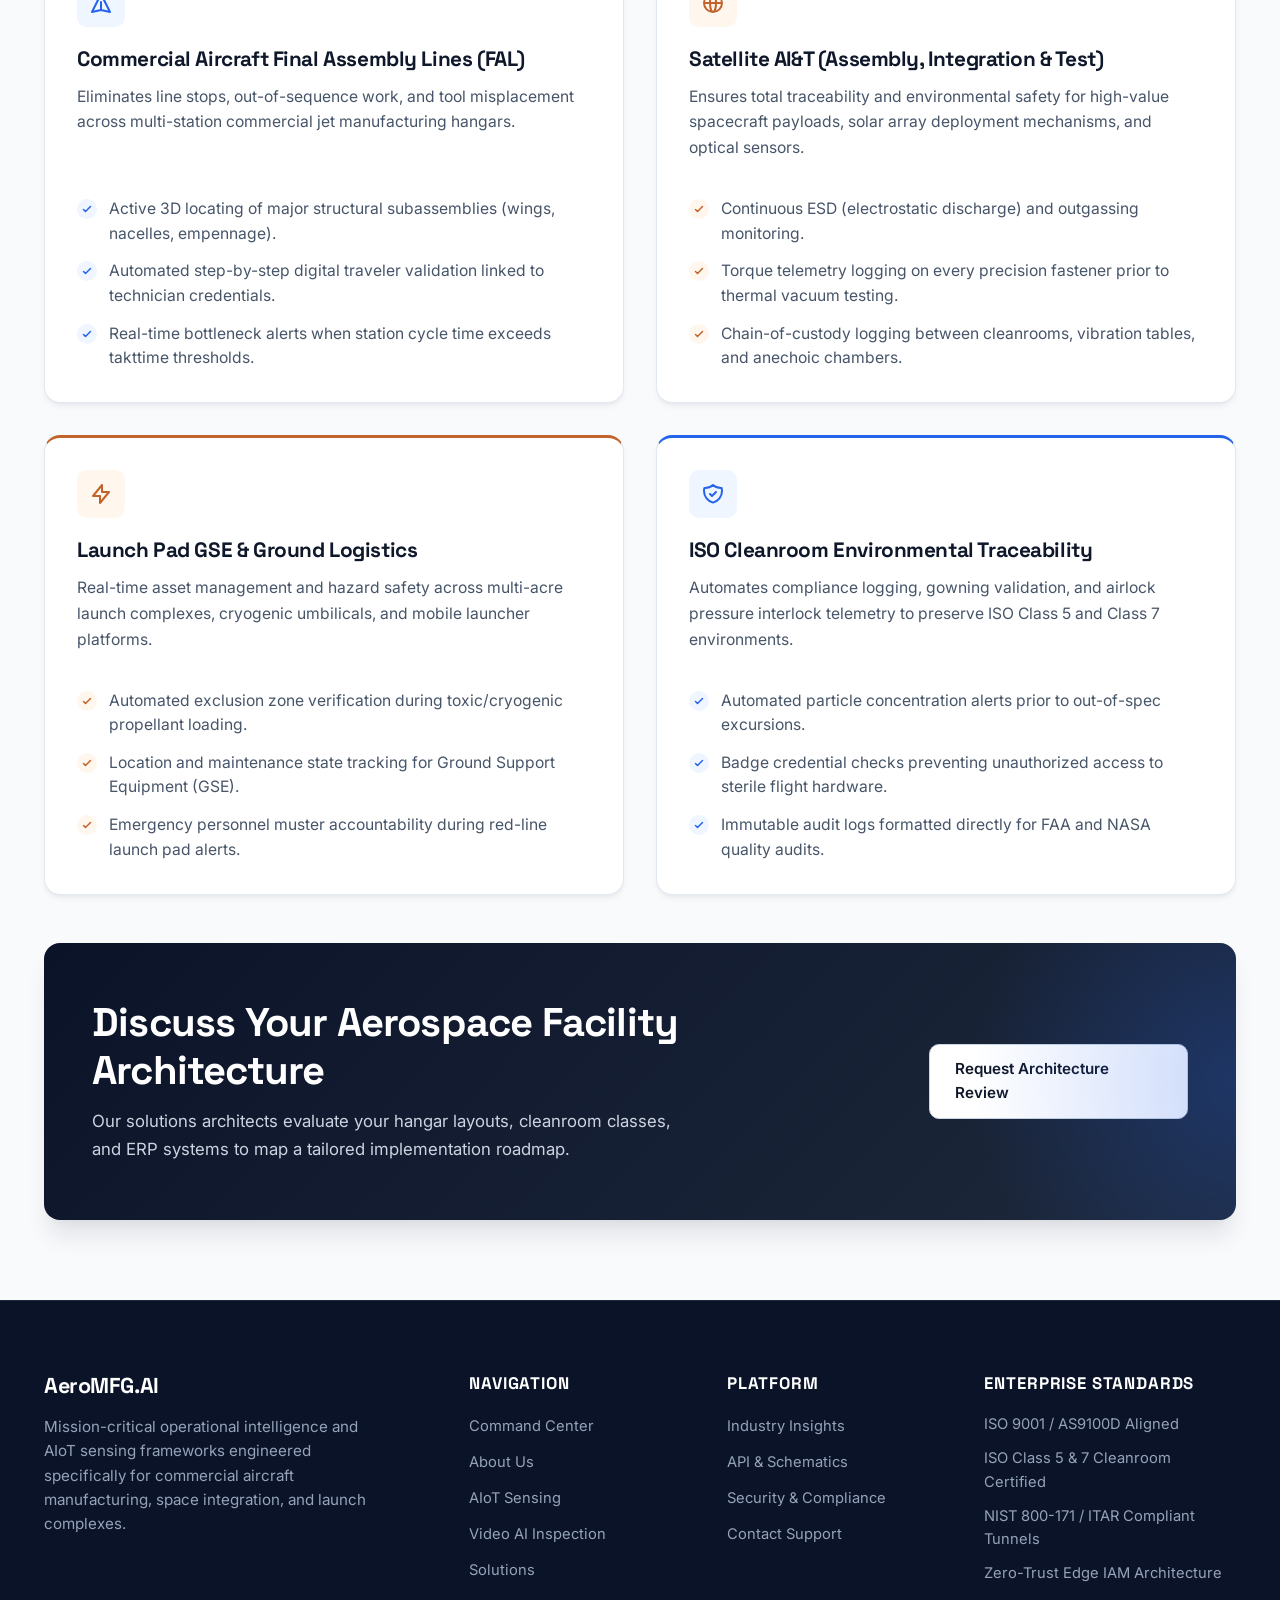
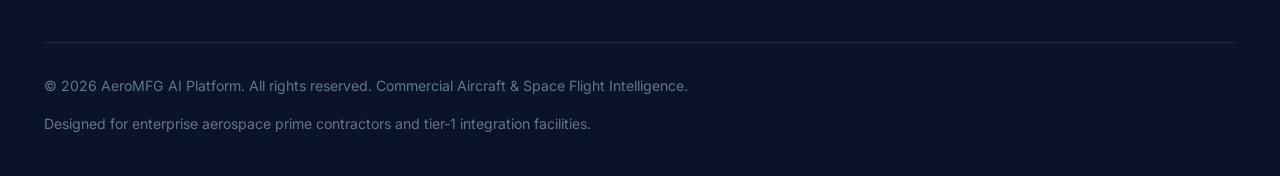
<file: solutions.html>
<!DOCTYPE html>
<html lang="en">
<head>
  <meta charset="UTF-8">
  <meta name="viewport" content="width=device-width, initial-scale=1.0">
  <title>AeroMFG AI - Aerospace &amp; Space Flight Manufacturing Solutions</title>
  <meta name="description" content="End-to-end AIoT operational intelligence solutions for commercial aircraft final assembly lines, satellite AI&amp;T bays, cleanrooms, and launch pad GSE.">
  <link rel="stylesheet" href="css/style.css">
</head>
<body>

  <!-- Accessible Skip Link -->
  <a href="#main-content" class="sr-only" style="position:absolute;left:-9999px;top:auto;width:1px;height:1px;overflow:hidden;">Skip to main content</a>

  <!-- Global Navigation Header -->
  <header class="site-header">
    <div class="container">
      <div class="nav-wrapper">
        <a href="index.html" class="brand-logo" aria-label="AeroMFG AI Home">
          <div class="brand-icon">A</div>
          <div class="brand-text">AeroMFG<span>.AI</span></div>
          <span class="brand-badge">Flight Grade</span>
        </a>

        <button class="nav-toggle" aria-expanded="false" aria-label="Toggle navigation menu" aria-controls="primary-navigation">
          <span class="hamburger-line"></span>
          <span class="hamburger-line"></span>
          <span class="hamburger-line"></span>
        </button>

        <nav id="primary-navigation" class="nav-menu" aria-label="Primary Site Navigation">
          <a href="index.html" class="nav-link">Command</a>
          <a href="about.html" class="nav-link">About</a>
          <a href="aiot-intelligence.html" class="nav-link">AIoT Sensing</a>
          <a href="video-ai.html" class="nav-link">Video AI</a>
          <a href="solutions.html" class="nav-link active" aria-current="page">Solutions</a>
          <a href="insights.html" class="nav-link">Insights</a>
          <a href="resources.html" class="nav-link">Resources</a>
          <a href="security.html" class="nav-link">Security</a>
          <a href="contact.html" class="nav-link">Contact</a>
        </nav>
      </div>
    </div>
  </header>

  <!-- Main Content -->
  <main id="main-content">
    <section class="section section-hero">
      <div class="container">
        <div class="section-header text-left" style="max-width: 840px; margin-bottom: 2rem;">
          <div class="pill">
            <span class="pill-dot"></span>
            Mission-Tailored Deployments
          </div>
          <h1>Aerospace &amp; Space Flight Manufacturing Solutions</h1>
          <p class="lead">
            Turnkey operational intelligence engineered for the rigorous demands of commercial airframe production, satellite constellations, and orbital launch complexes.
          </p>
          <p>
            Whether tracking high-value titanium wing spars across final assembly lines, ensuring particulate compliance during optical payload mating, or managing GSE readiness at the launch pad, AeroMFG AI scales seamlessly.
          </p>
        </div>

        <div class="diagram-container">
          <img src="assets/cleanroom-monitoring.svg" alt="AeroMFG AI Cleanroom and Hazardous Zone monitoring schematic detailing optical payload bay and propellant loading safety locks" width="700" height="360" style="width:100%; height:auto;">
        </div>
      </div>
    </section>

    <!-- 4 Core Solution Pillars -->
    <section class="section">
      <div class="container">
        <div class="section-header">
          <h2>Enterprise Solution Frameworks</h2>
          <p>Four specialized operational frameworks engineered for tier-1 aerospace defense contractors.</p>
        </div>

        <div class="grid-2">
          <!-- Solution 1 -->
          <div class="card card-accent-highlight">
            <div class="card-icon">
              <svg fill="none" stroke="currentColor" viewBox="0 0 24 24"><path stroke-linecap="round" stroke-linejoin="round" stroke-width="2" d="M12 19l9 2-9-18-9 18 9-2zm0 0v-8"/></svg>
            </div>
            <h3 class="card-title">Commercial Aircraft Final Assembly Lines (FAL)</h3>
            <p class="card-body">
              Eliminates line stops, out-of-sequence work, and tool misplacement across multi-station commercial jet manufacturing hangars.
            </p>
            <ul class="bullet-list">
              <li class="bullet-item">
                <span class="bullet-check"><svg fill="none" stroke="currentColor" viewBox="0 0 24 24"><path stroke-linecap="round" stroke-linejoin="round" stroke-width="3" d="M5 13l4 4L19 7"/></svg></span>
                <span>Active 3D locating of major structural subassemblies (wings, nacelles, empennage).</span>
              </li>
              <li class="bullet-item">
                <span class="bullet-check"><svg fill="none" stroke="currentColor" viewBox="0 0 24 24"><path stroke-linecap="round" stroke-linejoin="round" stroke-width="3" d="M5 13l4 4L19 7"/></svg></span>
                <span>Automated step-by-step digital traveler validation linked to technician credentials.</span>
              </li>
              <li class="bullet-item">
                <span class="bullet-check"><svg fill="none" stroke="currentColor" viewBox="0 0 24 24"><path stroke-linecap="round" stroke-linejoin="round" stroke-width="3" d="M5 13l4 4L19 7"/></svg></span>
                <span>Real-time bottleneck alerts when station cycle time exceeds takttime thresholds.</span>
              </li>
            </ul>
          </div>

          <!-- Solution 2 -->
          <div class="card card-copper-highlight">
            <div class="card-icon copper">
              <svg fill="none" stroke="currentColor" viewBox="0 0 24 24"><path stroke-linecap="round" stroke-linejoin="round" stroke-width="2" d="M21 12a9 9 0 01-9 9m9-9a9 9 0 00-9-9m9 9H3m9 9a9 9 0 01-9-9m9 9c1.657 0 3-4.03 3-9s-1.343-9-3-9m0 18c-1.657 0-3-4.03-3-9s1.343-9 3-9m-9 9a9 9 0 019-9"/></svg>
            </div>
            <h3 class="card-title">Satellite AI&amp;T (Assembly, Integration &amp; Test)</h3>
            <p class="card-body">
              Ensures total traceability and environmental safety for high-value spacecraft payloads, solar array deployment mechanisms, and optical sensors.
            </p>
            <ul class="bullet-list">
              <li class="bullet-item">
                <span class="bullet-check copper"><svg fill="none" stroke="currentColor" viewBox="0 0 24 24"><path stroke-linecap="round" stroke-linejoin="round" stroke-width="3" d="M5 13l4 4L19 7"/></svg></span>
                <span>Continuous ESD (electrostatic discharge) and outgassing monitoring.</span>
              </li>
              <li class="bullet-item">
                <span class="bullet-check copper"><svg fill="none" stroke="currentColor" viewBox="0 0 24 24"><path stroke-linecap="round" stroke-linejoin="round" stroke-width="3" d="M5 13l4 4L19 7"/></svg></span>
                <span>Torque telemetry logging on every precision fastener prior to thermal vacuum testing.</span>
              </li>
              <li class="bullet-item">
                <span class="bullet-check copper"><svg fill="none" stroke="currentColor" viewBox="0 0 24 24"><path stroke-linecap="round" stroke-linejoin="round" stroke-width="3" d="M5 13l4 4L19 7"/></svg></span>
                <span>Chain-of-custody logging between cleanrooms, vibration tables, and anechoic chambers.</span>
              </li>
            </ul>
          </div>

          <!-- Solution 3 -->
          <div class="card card-copper-highlight">
            <div class="card-icon copper">
              <svg fill="none" stroke="currentColor" viewBox="0 0 24 24"><path stroke-linecap="round" stroke-linejoin="round" stroke-width="2" d="M13 10V3L4 14h7v7l9-11h-7z"/></svg>
            </div>
            <h3 class="card-title">Launch Pad GSE &amp; Ground Logistics</h3>
            <p class="card-body">
              Real-time asset management and hazard safety across multi-acre launch complexes, cryogenic umbilicals, and mobile launcher platforms.
            </p>
            <ul class="bullet-list">
              <li class="bullet-item">
                <span class="bullet-check copper"><svg fill="none" stroke="currentColor" viewBox="0 0 24 24"><path stroke-linecap="round" stroke-linejoin="round" stroke-width="3" d="M5 13l4 4L19 7"/></svg></span>
                <span>Automated exclusion zone verification during toxic/cryogenic propellant loading.</span>
              </li>
              <li class="bullet-item">
                <span class="bullet-check copper"><svg fill="none" stroke="currentColor" viewBox="0 0 24 24"><path stroke-linecap="round" stroke-linejoin="round" stroke-width="3" d="M5 13l4 4L19 7"/></svg></span>
                <span>Location and maintenance state tracking for Ground Support Equipment (GSE).</span>
              </li>
              <li class="bullet-item">
                <span class="bullet-check copper"><svg fill="none" stroke="currentColor" viewBox="0 0 24 24"><path stroke-linecap="round" stroke-linejoin="round" stroke-width="3" d="M5 13l4 4L19 7"/></svg></span>
                <span>Emergency personnel muster accountability during red-line launch pad alerts.</span>
              </li>
            </ul>
          </div>

          <!-- Solution 4 -->
          <div class="card card-accent-highlight">
            <div class="card-icon">
              <svg fill="none" stroke="currentColor" viewBox="0 0 24 24"><path stroke-linecap="round" stroke-linejoin="round" stroke-width="2" d="M9 12l2 2 4-4m5.618-4.016A11.955 11.955 0 0112 2.944a11.955 11.955 0 01-8.618 3.04A12.02 12.02 0 003 9c0 5.591 3.824 10.29 9 11.622 5.176-1.332 9-6.03 9-11.622 0-1.042-.133-2.052-.382-3.016z"/></svg>
            </div>
            <h3 class="card-title">ISO Cleanroom Environmental Traceability</h3>
            <p class="card-body">
              Automates compliance logging, gowning validation, and airlock pressure interlock telemetry to preserve ISO Class 5 and Class 7 environments.
            </p>
            <ul class="bullet-list">
              <li class="bullet-item">
                <span class="bullet-check"><svg fill="none" stroke="currentColor" viewBox="0 0 24 24"><path stroke-linecap="round" stroke-linejoin="round" stroke-width="3" d="M5 13l4 4L19 7"/></svg></span>
                <span>Automated particle concentration alerts prior to out-of-spec excursions.</span>
              </li>
              <li class="bullet-item">
                <span class="bullet-check"><svg fill="none" stroke="currentColor" viewBox="0 0 24 24"><path stroke-linecap="round" stroke-linejoin="round" stroke-width="3" d="M5 13l4 4L19 7"/></svg></span>
                <span>Badge credential checks preventing unauthorized access to sterile flight hardware.</span>
              </li>
              <li class="bullet-item">
                <span class="bullet-check"><svg fill="none" stroke="currentColor" viewBox="0 0 24 24"><path stroke-linecap="round" stroke-linejoin="round" stroke-width="3" d="M5 13l4 4L19 7"/></svg></span>
                <span>Immutable audit logs formatted directly for FAA and NASA quality audits.</span>
              </li>
            </ul>
          </div>
        </div>

        <div class="cta-banner">
          <div>
            <h2>Discuss Your Aerospace Facility Architecture</h2>
            <p>Our solutions architects evaluate your hangar layouts, cleanroom classes, and ERP systems to map a tailored implementation roadmap.</p>
          </div>
          <a href="contact.html" class="btn btn-secondary">Request Architecture Review</a>
        </div>
      </div>
    </section>
  </main>

  <!-- Global Footer -->
  <footer class="site-footer">
    <div class="container">
      <div class="footer-grid">
        <div class="footer-brand">
          <h3>AeroMFG<span>.AI</span></h3>
          <p>Mission-critical operational intelligence and AIoT sensing frameworks engineered specifically for commercial aircraft manufacturing, space integration, and launch complexes.</p>
        </div>
        <div class="footer-col">
          <h4>Navigation</h4>
          <ul class="footer-links">
            <li><a href="index.html" class="footer-link">Command Center</a></li>
            <li><a href="about.html" class="footer-link">About Us</a></li>
            <li><a href="aiot-intelligence.html" class="footer-link">AIoT Sensing</a></li>
            <li><a href="video-ai.html" class="footer-link">Video AI Inspection</a></li>
            <li><a href="solutions.html" class="footer-link">Solutions</a></li>
          </ul>
        </div>
        <div class="footer-col">
          <h4>Platform</h4>
          <ul class="footer-links">
            <li><a href="insights.html" class="footer-link">Industry Insights</a></li>
            <li><a href="resources.html" class="footer-link">API &amp; Schematics</a></li>
            <li><a href="security.html" class="footer-link">Security &amp; Compliance</a></li>
            <li><a href="contact.html" class="footer-link">Contact Support</a></li>
          </ul>
        </div>
        <div class="footer-col">
          <h4>Enterprise Standards</h4>
          <ul class="footer-links">
            <li class="footer-link">ISO 9001 / AS9100D Aligned</li>
            <li class="footer-link">ISO Class 5 &amp; 7 Cleanroom Certified</li>
            <li class="footer-link">NIST 800-171 / ITAR Compliant Tunnels</li>
            <li class="footer-link">Zero-Trust Edge IAM Architecture</li>
          </ul>
        </div>
      </div>
      <div class="footer-bottom">
        <div>&copy; 2026 AeroMFG AI Platform. All rights reserved. Commercial Aircraft &amp; Space Flight Intelligence.</div>
        <div>Designed for enterprise aerospace prime contractors and tier-1 integration facilities.</div>
      </div>
    </div>
  </footer>

  <script src="js/main.js"></script>
</body>
</html>
</file>
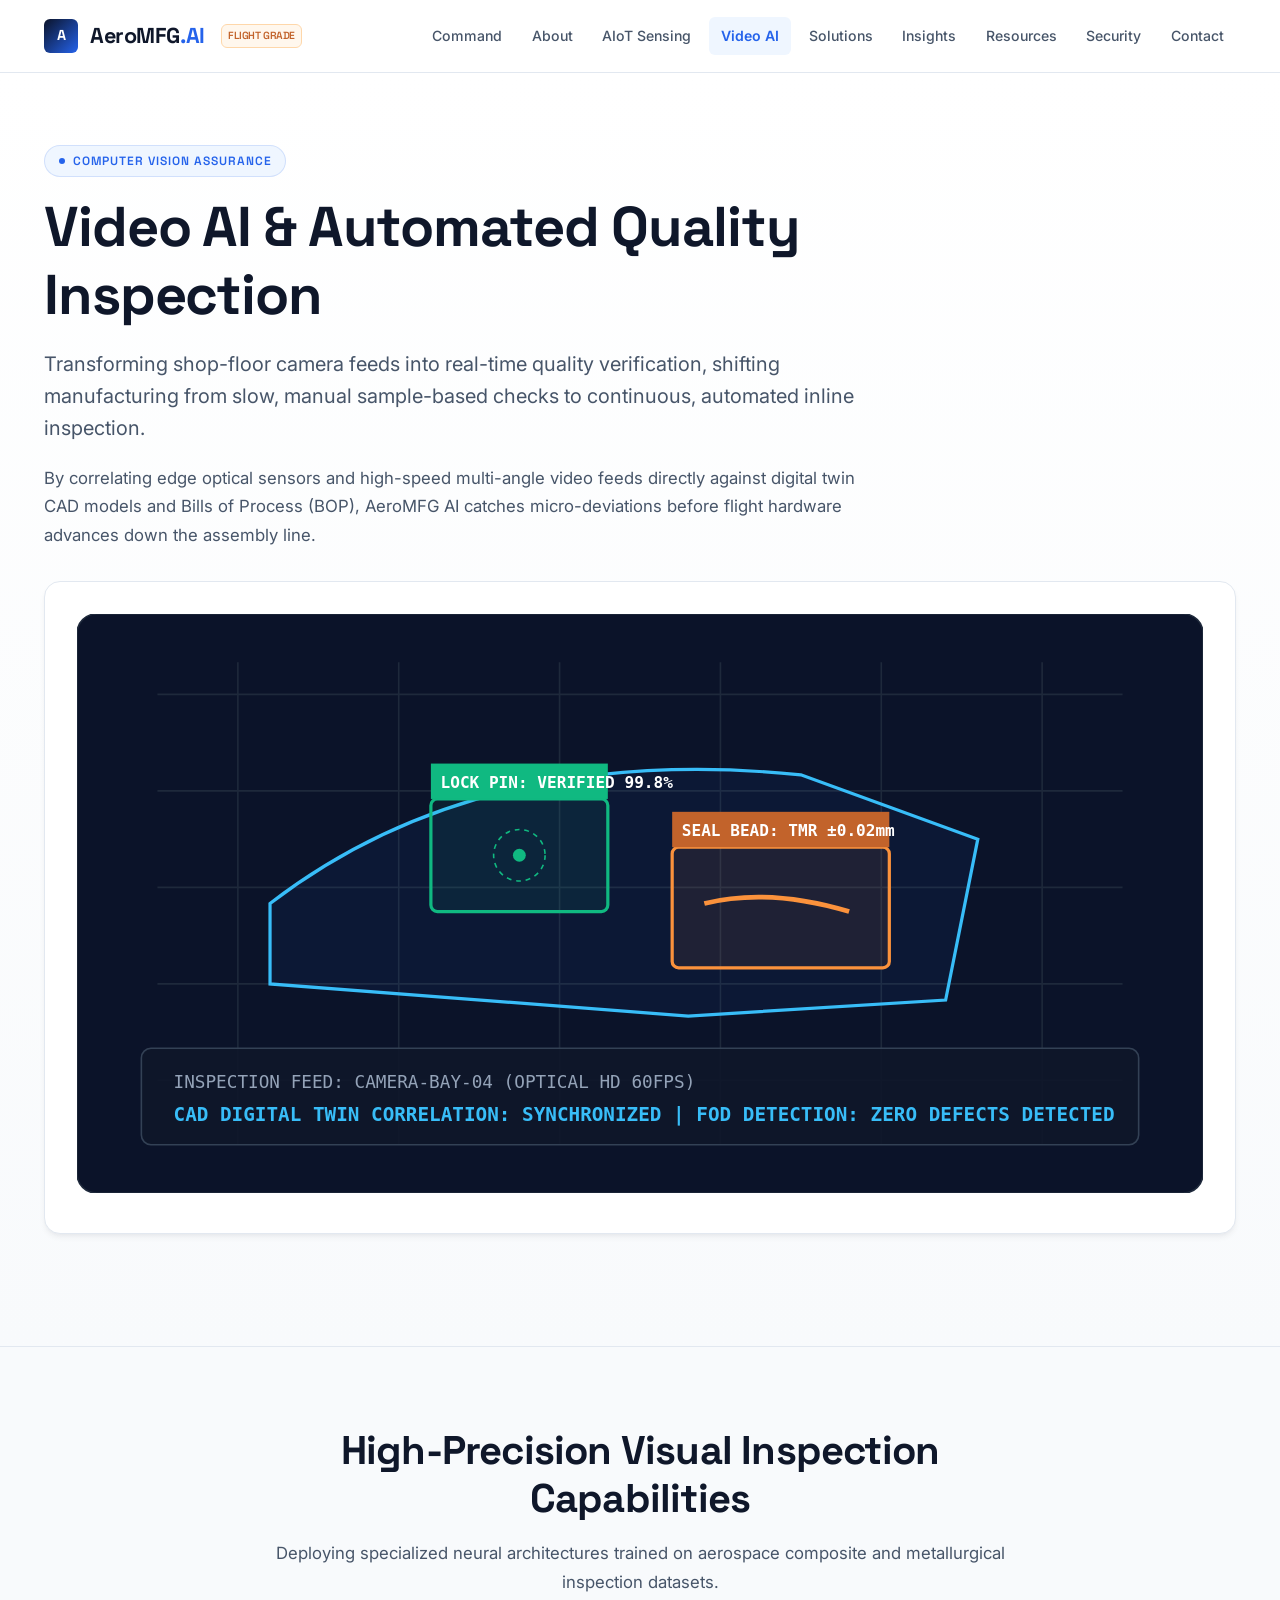
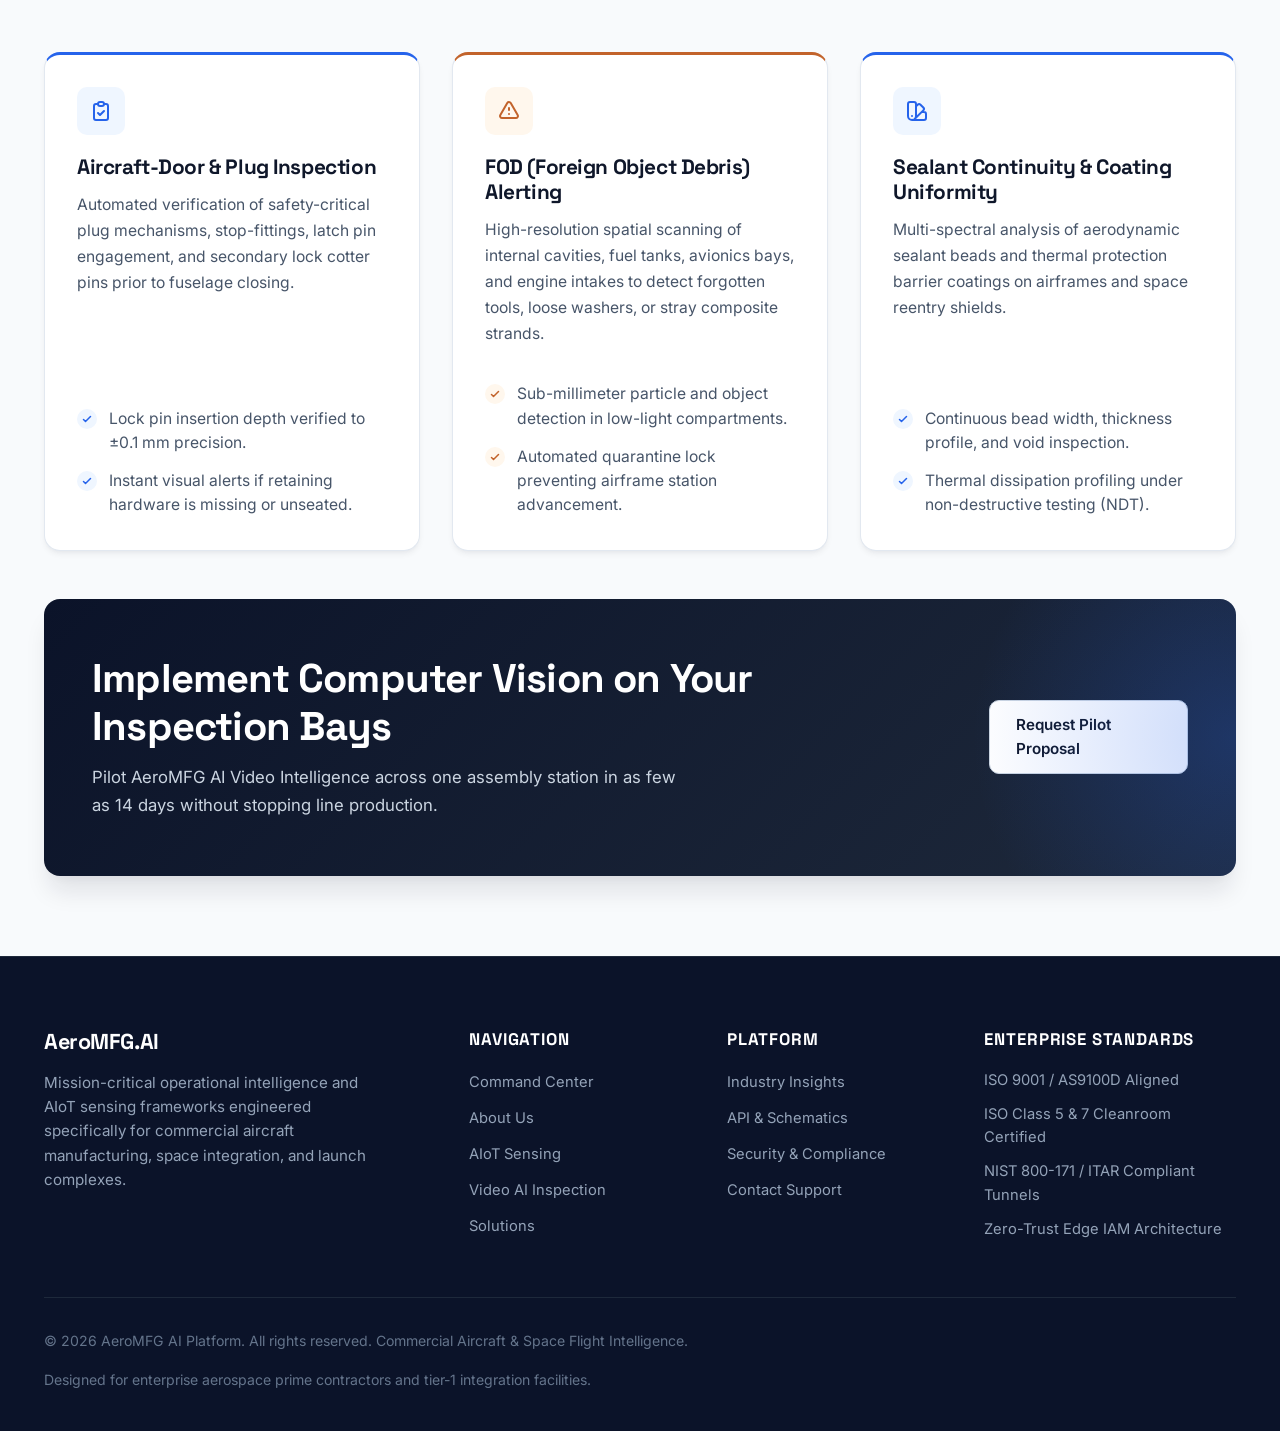
<file: video-ai.html>
<!DOCTYPE html>
<html lang="en">
<head>
  <meta charset="UTF-8">
  <meta name="viewport" content="width=device-width, initial-scale=1.0">
  <title>AeroMFG AI - Video AI &amp; Automated Optical Quality Inspection</title>
  <meta name="description" content="Edge computer vision and deep learning inspection algorithms cross-referencing live aircraft assembly feeds against digital twin CAD models for zero-defect assurance.">
  <link rel="stylesheet" href="css/style.css">
</head>
<body>

  <!-- Accessible Skip Link -->
  <a href="#main-content" class="sr-only" style="position:absolute;left:-9999px;top:auto;width:1px;height:1px;overflow:hidden;">Skip to main content</a>

  <!-- Global Navigation Header -->
  <header class="site-header">
    <div class="container">
      <div class="nav-wrapper">
        <a href="index.html" class="brand-logo" aria-label="AeroMFG AI Home">
          <div class="brand-icon">A</div>
          <div class="brand-text">AeroMFG<span>.AI</span></div>
          <span class="brand-badge">Flight Grade</span>
        </a>

        <button class="nav-toggle" aria-expanded="false" aria-label="Toggle navigation menu" aria-controls="primary-navigation">
          <span class="hamburger-line"></span>
          <span class="hamburger-line"></span>
          <span class="hamburger-line"></span>
        </button>

        <nav id="primary-navigation" class="nav-menu" aria-label="Primary Site Navigation">
          <a href="index.html" class="nav-link">Command</a>
          <a href="about.html" class="nav-link">About</a>
          <a href="aiot-intelligence.html" class="nav-link">AIoT Sensing</a>
          <a href="video-ai.html" class="nav-link active" aria-current="page">Video AI</a>
          <a href="solutions.html" class="nav-link">Solutions</a>
          <a href="insights.html" class="nav-link">Insights</a>
          <a href="resources.html" class="nav-link">Resources</a>
          <a href="security.html" class="nav-link">Security</a>
          <a href="contact.html" class="nav-link">Contact</a>
        </nav>
      </div>
    </div>
  </header>

  <!-- Main Content -->
  <main id="main-content">
    <section class="section section-hero">
      <div class="container">
        <div class="section-header text-left" style="max-width: 840px; margin-bottom: 2rem;">
          <div class="pill">
            <span class="pill-dot"></span>
            Computer Vision Assurance
          </div>
          <h1>Video AI &amp; Automated Quality Inspection</h1>
          <p class="lead">
            Transforming shop-floor camera feeds into real-time quality verification, shifting manufacturing from slow, manual sample-based checks to continuous, automated inline inspection.
          </p>
          <p>
            By correlating edge optical sensors and high-speed multi-angle video feeds directly against digital twin CAD models and Bills of Process (BOP), AeroMFG AI catches micro-deviations before flight hardware advances down the assembly line.
          </p>
        </div>

        <div class="diagram-container">
          <img src="assets/video-inspection.svg" alt="AeroMFG AI Computer Vision HUD showing automated locking pin verification and sealant bead tolerance analysis" width="700" height="360" style="width:100%; height:auto;">
        </div>
      </div>
    </section>

    <!-- Visual AI Inspection Use Cases -->
    <section class="section">
      <div class="container">
        <div class="section-header">
          <h2>High-Precision Visual Inspection Capabilities</h2>
          <p>Deploying specialized neural architectures trained on aerospace composite and metallurgical inspection datasets.</p>
        </div>

        <div class="grid-3">
          <!-- Item 1 -->
          <div class="card card-accent-highlight">
            <div class="card-icon">
              <svg fill="none" stroke="currentColor" viewBox="0 0 24 24"><path stroke-linecap="round" stroke-linejoin="round" stroke-width="2" d="M9 5H7a2 2 0 00-2 2v12a2 2 0 002 2h10a2 2 0 002-2V7a2 2 0 00-2-2h-2M9 5a2 2 0 002 2h2a2 2 0 002-2M9 5a2 2 0 012-2h2a2 2 0 012 2m-6 9l2 2 4-4"/></svg>
            </div>
            <h3 class="card-title">Aircraft-Door &amp; Plug Inspection</h3>
            <p class="card-body">
              Automated verification of safety-critical plug mechanisms, stop-fittings, latch pin engagement, and secondary lock cotter pins prior to fuselage closing.
            </p>
            <ul class="bullet-list">
              <li class="bullet-item">
                <span class="bullet-check"><svg fill="none" stroke="currentColor" viewBox="0 0 24 24"><path stroke-linecap="round" stroke-linejoin="round" stroke-width="3" d="M5 13l4 4L19 7"/></svg></span>
                <span>Lock pin insertion depth verified to &plusmn;0.1 mm precision.</span>
              </li>
              <li class="bullet-item">
                <span class="bullet-check"><svg fill="none" stroke="currentColor" viewBox="0 0 24 24"><path stroke-linecap="round" stroke-linejoin="round" stroke-width="3" d="M5 13l4 4L19 7"/></svg></span>
                <span>Instant visual alerts if retaining hardware is missing or unseated.</span>
              </li>
            </ul>
          </div>

          <!-- Item 2 -->
          <div class="card card-copper-highlight">
            <div class="card-icon copper">
              <svg fill="none" stroke="currentColor" viewBox="0 0 24 24"><path stroke-linecap="round" stroke-linejoin="round" stroke-width="2" d="M12 9v2m0 4h.01m-6.938 4h13.856c1.54 0 2.502-1.667 1.732-3L13.732 4c-.77-1.333-2.694-1.333-3.464 0L3.34 16c-.77 1.333.192 3 1.732 3z"/></svg>
            </div>
            <h3 class="card-title">FOD (Foreign Object Debris) Alerting</h3>
            <p class="card-body">
              High-resolution spatial scanning of internal cavities, fuel tanks, avionics bays, and engine intakes to detect forgotten tools, loose washers, or stray composite strands.
            </p>
            <ul class="bullet-list">
              <li class="bullet-item">
                <span class="bullet-check copper"><svg fill="none" stroke="currentColor" viewBox="0 0 24 24"><path stroke-linecap="round" stroke-linejoin="round" stroke-width="3" d="M5 13l4 4L19 7"/></svg></span>
                <span>Sub-millimeter particle and object detection in low-light compartments.</span>
              </li>
              <li class="bullet-item">
                <span class="bullet-check copper"><svg fill="none" stroke="currentColor" viewBox="0 0 24 24"><path stroke-linecap="round" stroke-linejoin="round" stroke-width="3" d="M5 13l4 4L19 7"/></svg></span>
                <span>Automated quarantine lock preventing airframe station advancement.</span>
              </li>
            </ul>
          </div>

          <!-- Item 3 -->
          <div class="card card-accent-highlight">
            <div class="card-icon">
              <svg fill="none" stroke="currentColor" viewBox="0 0 24 24"><path stroke-linecap="round" stroke-linejoin="round" stroke-width="2" d="M7 21a4 4 0 01-4-4V5a2 2 0 012-2h4a2 2 0 012 2v12a4 4 0 01-4 4zm0 0h12a2 2 0 002-2v-4a2 2 0 00-2-2h-2.343M11 7.343l1.657-1.657a2 2 0 012.828 0l2.829 2.829a2 2 0 010 2.828l-8.486 8.485M7 17h.01"/></svg>
            </div>
            <h3 class="card-title">Sealant Continuity &amp; Coating Uniformity</h3>
            <p class="card-body">
              Multi-spectral analysis of aerodynamic sealant beads and thermal protection barrier coatings on airframes and space reentry shields.
            </p>
            <ul class="bullet-list">
              <li class="bullet-item">
                <span class="bullet-check"><svg fill="none" stroke="currentColor" viewBox="0 0 24 24"><path stroke-linecap="round" stroke-linejoin="round" stroke-width="3" d="M5 13l4 4L19 7"/></svg></span>
                <span>Continuous bead width, thickness profile, and void inspection.</span>
              </li>
              <li class="bullet-item">
                <span class="bullet-check"><svg fill="none" stroke="currentColor" viewBox="0 0 24 24"><path stroke-linecap="round" stroke-linejoin="round" stroke-width="3" d="M5 13l4 4L19 7"/></svg></span>
                <span>Thermal dissipation profiling under non-destructive testing (NDT).</span>
              </li>
            </ul>
          </div>
        </div>

        <div class="cta-banner">
          <div>
            <h2>Implement Computer Vision on Your Inspection Bays</h2>
            <p>Pilot AeroMFG AI Video Intelligence across one assembly station in as few as 14 days without stopping line production.</p>
          </div>
          <a href="contact.html" class="btn btn-secondary">Request Pilot Proposal</a>
        </div>
      </div>
    </section>
  </main>

  <!-- Global Footer -->
  <footer class="site-footer">
    <div class="container">
      <div class="footer-grid">
        <div class="footer-brand">
          <h3>AeroMFG<span>.AI</span></h3>
          <p>Mission-critical operational intelligence and AIoT sensing frameworks engineered specifically for commercial aircraft manufacturing, space integration, and launch complexes.</p>
        </div>
        <div class="footer-col">
          <h4>Navigation</h4>
          <ul class="footer-links">
            <li><a href="index.html" class="footer-link">Command Center</a></li>
            <li><a href="about.html" class="footer-link">About Us</a></li>
            <li><a href="aiot-intelligence.html" class="footer-link">AIoT Sensing</a></li>
            <li><a href="video-ai.html" class="footer-link">Video AI Inspection</a></li>
            <li><a href="solutions.html" class="footer-link">Solutions</a></li>
          </ul>
        </div>
        <div class="footer-col">
          <h4>Platform</h4>
          <ul class="footer-links">
            <li><a href="insights.html" class="footer-link">Industry Insights</a></li>
            <li><a href="resources.html" class="footer-link">API &amp; Schematics</a></li>
            <li><a href="security.html" class="footer-link">Security &amp; Compliance</a></li>
            <li><a href="contact.html" class="footer-link">Contact Support</a></li>
          </ul>
        </div>
        <div class="footer-col">
          <h4>Enterprise Standards</h4>
          <ul class="footer-links">
            <li class="footer-link">ISO 9001 / AS9100D Aligned</li>
            <li class="footer-link">ISO Class 5 &amp; 7 Cleanroom Certified</li>
            <li class="footer-link">NIST 800-171 / ITAR Compliant Tunnels</li>
            <li class="footer-link">Zero-Trust Edge IAM Architecture</li>
          </ul>
        </div>
      </div>
      <div class="footer-bottom">
        <div>&copy; 2026 AeroMFG AI Platform. All rights reserved. Commercial Aircraft &amp; Space Flight Intelligence.</div>
        <div>Designed for enterprise aerospace prime contractors and tier-1 integration facilities.</div>
      </div>
    </div>
  </footer>

  <script src="js/main.js"></script>
</body>
</html>
</file>
<file: css/style.css>
/* ==========================================================================
   AeroMFG AI - Master Stylesheet
   Designed for Enterprise Aerospace & Industrial AIoT Manufacturing Platform
   Palette Rationale:
   - Deep Navy (#0b1329 / #0f172a): Represents deep space, structural aerospace rigidity, and authoritative precision.
   - Industrial Steel Blue (#2563eb / #1d4ed8): Conveys precision engineering, real-time data streams, and high-tech instrumentation.
   - Restrained Copper / Amber (#c2632b / #b45309): Evokes specialized wiring, thermal protective coatings, and industrial sensor hardware without being flashy.
   - Clean Light Foundation (#f8fafc / #ffffff): High-contrast, glare-free cleanroom aesthetic providing optimal readability for mission-critical operations.
   ========================================================================== */

@import url('https://fonts.googleapis.com/css2?family=Inter:wght@300;400;500;600;700&family=Space+Grotesk:wght@500;600;700&display=swap');

:root {
  /* Color System */
  --color-primary: #0f172a;          /* Deep navy */
  --color-primary-dark: #0b1329;     /* Midnight aerospace navy */
  --color-accent: #2563eb;           /* Steel blue */
  --color-accent-hover: #1d4ed8;     /* Darker steel blue */
  --color-accent-light: #eff6ff;     /* Steel blue tint */
  --color-copper: #c2632b;           /* Aerospace copper */
  --color-copper-light: #fff7ed;     /* Copper subtle tint */
  --color-copper-border: #fed7aa;    /* Subtle copper border */
  --color-bg: #f8fafc;               /* Crisp off-white cleanroom base */
  --color-surface: #ffffff;          /* Pure white card surface */
  --color-surface-subtle: #f1f5f9;   /* Muted surface */
  --color-border: #e2e8f0;           /* Subtle slate border */
  --color-border-strong: #cbd5e1;    /* Stronger structural border */
  --color-text: #0f172a;             /* Dark navy body text (WCAG AAA) */
  --color-text-muted: #475569;       /* Slate secondary text */
  --color-text-light: #64748b;       /* Subtle meta text */
  --color-success: #059669;          /* Telemetry green */

  /* Typography */
  --font-display: 'Space Grotesk', -apple-system, BlinkMacSystemFont, "Segoe UI", Roboto, sans-serif;
  --font-body: 'Inter', -apple-system, BlinkMacSystemFont, "Segoe UI", Roboto, sans-serif;

  /* Layout & Elevation */
  --max-width: 1240px;
  --radius-sm: 6px;
  --radius-md: 10px;
  --radius-lg: 16px;
  --radius-full: 9999px;
  --shadow-sm: 0 1px 2px 0 rgba(15, 23, 42, 0.05);
  --shadow-md: 0 4px 6px -1px rgba(15, 23, 42, 0.06), 0 2px 4px -2px rgba(15, 23, 42, 0.04);
  --shadow-lg: 0 10px 15px -3px rgba(15, 23, 42, 0.08), 0 4px 6px -4px rgba(15, 23, 42, 0.03);
  --shadow-xl: 0 20px 25px -5px rgba(15, 23, 42, 0.1), 0 8px 10px -6px rgba(15, 23, 42, 0.04);
  --transition-normal: all 0.2s cubic-bezier(0.16, 1, 0.3, 1);
}

/* Base Reset & Box Sizing */
*, *::before, *::after {
  box-sizing: border-box;
  margin: 0;
  padding: 0;
}

html {
  font-size: 16px;
  scroll-behavior: smooth;
  text-size-adjust: 100%;
}

body {
  background-color: var(--color-bg);
  color: var(--color-text);
  font-family: var(--font-body);
  font-weight: 400;
  line-height: 1.6;
  min-height: 100vh;
  display: flex;
  flex-direction: column;
  -webkit-font-smoothing: antialiased;
  -moz-osx-font-smoothing: grayscale;
}

main {
  flex: 1 0 auto;
}

/* Accessible Focus States */
a:focus-visible,
button:focus-visible,
input:focus-visible,
textarea:focus-visible,
select:focus-visible {
  outline: 3px solid var(--color-accent);
  outline-offset: 3px;
}

/* Reduced Motion Support */
@media (prefers-reduced-motion: reduce) {
  *, *::before, *::after {
    animation-duration: 0.01ms !important;
    animation-iteration-count: 1 !important;
    transition-duration: 0.01ms !important;
    scroll-behavior: auto !important;
  }
}

/* Container */
.container {
  width: 100%;
  max-width: var(--max-width);
  margin-left: auto;
  margin-right: auto;
  padding-left: 1.5rem;
  padding-right: 1.5rem;
}

/* Typography Hierarchy */
h1, h2, h3, h4, h5, h6 {
  font-family: var(--font-display);
  color: var(--color-primary);
  line-height: 1.2;
  font-weight: 700;
  letter-spacing: -0.02em;
}

h1 { font-size: clamp(2.25rem, 4vw + 1rem, 3.5rem); margin-bottom: 1.25rem; }
h2 { font-size: clamp(1.75rem, 2.5vw + 0.75rem, 2.5rem); margin-bottom: 1rem; }
h3 { font-size: clamp(1.25rem, 1.5vw + 0.5rem, 1.6rem); margin-bottom: 0.75rem; }
h4 { font-size: 1.15rem; margin-bottom: 0.5rem; }

p {
  color: var(--color-text-muted);
  margin-bottom: 1.25rem;
  font-size: 1.05rem;
  line-height: 1.7;
}

.lead {
  font-size: 1.25rem;
  font-weight: 400;
  color: var(--color-text-muted);
  line-height: 1.6;
}

/* Pill / Tag Component */
.pill {
  display: inline-flex;
  align-items: center;
  gap: 0.5rem;
  font-family: var(--font-display);
  font-size: 0.75rem;
  font-weight: 600;
  text-transform: uppercase;
  letter-spacing: 0.08em;
  padding: 0.35rem 0.85rem;
  border-radius: var(--radius-full);
  background-color: var(--color-accent-light);
  color: var(--color-accent);
  border: 1px solid rgba(37, 99, 235, 0.15);
  margin-bottom: 1rem;
}

.pill-copper {
  background-color: var(--color-copper-light);
  color: var(--color-copper);
  border-color: var(--color-copper-border);
}

.pill-dot {
  width: 6px;
  height: 6px;
  border-radius: 50%;
  background-color: currentColor;
}

/* Global Header & Navigation */
.site-header {
  background-color: rgba(255, 255, 255, 0.95);
  backdrop-filter: blur(8px);
  -webkit-backdrop-filter: blur(8px);
  border-bottom: 1px solid var(--color-border);
  position: sticky;
  top: 0;
  z-index: 1000;
  transition: var(--transition-normal);
}

.nav-wrapper {
  display: flex;
  align-items: center;
  justify-content: space-between;
  height: 72px;
}

.brand-logo {
  display: flex;
  align-items: center;
  gap: 0.75rem;
  text-decoration: none;
  font-family: var(--font-display);
  font-size: 1.35rem;
  font-weight: 700;
  color: var(--color-primary);
  letter-spacing: -0.02em;
}

.brand-icon {
  width: 34px;
  height: 34px;
  border-radius: var(--radius-sm);
  background: linear-gradient(135deg, var(--color-primary-dark), var(--color-accent));
  display: flex;
  align-items: center;
  justify-content: center;
  color: #fff;
  font-weight: 700;
  font-size: 0.9rem;
}

.brand-text span {
  color: var(--color-accent);
}

.brand-badge {
  font-size: 0.65rem;
  font-weight: 600;
  background-color: var(--color-copper-light);
  color: var(--color-copper);
  border: 1px solid var(--color-copper-border);
  padding: 0.15rem 0.4rem;
  border-radius: var(--radius-sm);
  margin-left: 0.25rem;
  text-transform: uppercase;
}

/* Nav Menu */
.nav-menu {
  display: flex;
  align-items: center;
  gap: 0.35rem;
  list-style: none;
}

.nav-link {
  font-family: var(--font-body);
  font-size: 0.88rem;
  font-weight: 500;
  color: var(--color-text-muted);
  text-decoration: none;
  padding: 0.5rem 0.75rem;
  border-radius: var(--radius-sm);
  transition: var(--transition-normal);
  white-space: nowrap;
}

.nav-link:hover {
  color: var(--color-accent);
  background-color: var(--color-accent-light);
}

.nav-link.active,
.nav-link[aria-current="page"] {
  color: var(--color-accent);
  background-color: var(--color-accent-light);
  font-weight: 600;
}

/* Hamburger Toggle Button */
.nav-toggle {
  display: none;
  background: none;
  border: 1px solid var(--color-border);
  border-radius: var(--radius-sm);
  padding: 0.5rem 0.65rem;
  cursor: pointer;
  color: var(--color-primary);
  align-items: center;
  justify-content: center;
  transition: var(--transition-normal);
}

.nav-toggle:hover {
  background-color: var(--color-surface-subtle);
  border-color: var(--color-border-strong);
}

.hamburger-line {
  display: block;
  width: 22px;
  height: 2px;
  background-color: var(--color-primary);
  margin: 4px 0;
  transition: var(--transition-normal);
}

/* Mobile Nav Open state */
.nav-toggle[aria-expanded="true"] .hamburger-line:nth-child(1) {
  transform: translateY(6px) rotate(45deg);
}
.nav-toggle[aria-expanded="true"] .hamburger-line:nth-child(2) {
  opacity: 0;
}
.nav-toggle[aria-expanded="true"] .hamburger-line:nth-child(3) {
  transform: translateY(-6px) rotate(-45deg);
}

/* Primary CTA Button */
.btn {
  display: inline-flex;
  align-items: center;
  justify-content: center;
  gap: 0.5rem;
  font-family: var(--font-body);
  font-size: 0.95rem;
  font-weight: 600;
  padding: 0.75rem 1.6rem;
  border-radius: var(--radius-md);
  text-decoration: none;
  cursor: pointer;
  transition: var(--transition-normal);
  border: none;
}

.btn-primary {
  background: linear-gradient(135deg, var(--color-primary-dark) 0%, var(--color-accent) 100%);
  color: #ffffff !important;
  box-shadow: 0 4px 12px rgba(37, 99, 235, 0.25);
}

.btn-primary:hover {
  transform: translateY(-1px);
  box-shadow: 0 6px 16px rgba(37, 99, 235, 0.35);
  background: linear-gradient(135deg, var(--color-primary) 0%, var(--color-accent-hover) 100%);
}

.btn-primary:active {
  transform: translateY(0);
}

.btn-secondary {
  background-color: var(--color-surface);
  color: var(--color-primary);
  border: 1px solid var(--color-border-strong);
}

.btn-secondary:hover {
  background-color: var(--color-surface-subtle);
  border-color: var(--color-accent);
  color: var(--color-accent);
}

/* Section Components */
.section {
  padding-top: 5rem;
  padding-bottom: 5rem;
}

.section-hero {
  padding-top: 4.5rem;
  padding-bottom: 5rem;
  background: linear-gradient(180deg, #ffffff 0%, var(--color-bg) 100%);
  border-bottom: 1px solid var(--color-border);
}

.hero-grid {
  display: grid;
  grid-template-columns: 1.15fr 0.85fr;
  gap: 3.5rem;
  align-items: center;
}

.hero-content {
  max-width: 650px;
}

.hero-visual {
  position: relative;
  display: flex;
  justify-content: center;
}

.hero-visual img,
.hero-visual svg {
  width: 100%;
  max-width: 520px;
  height: auto;
  border-radius: var(--radius-lg);
  border: 1px solid var(--color-border);
  box-shadow: var(--shadow-xl);
  background: #ffffff;
}

.section-header {
  text-align: center;
  max-width: 760px;
  margin-left: auto;
  margin-right: auto;
  margin-bottom: 3.5rem;
}

.section-header.text-left {
  text-align: left;
  margin-left: 0;
  margin-right: 0;
}

/* Grid Systems */
.grid-2 {
  display: grid;
  grid-template-columns: repeat(2, 1fr);
  gap: 2rem;
}

.grid-3 {
  display: grid;
  grid-template-columns: repeat(3, 1fr);
  gap: 2rem;
}

.grid-4 {
  display: grid;
  grid-template-columns: repeat(4, 1fr);
  gap: 1.5rem;
}

/* Card Components */
.card {
  background-color: var(--color-surface);
  border: 1px solid var(--color-border);
  border-radius: var(--radius-lg);
  padding: 2rem;
  box-shadow: var(--shadow-md);
  transition: var(--transition-normal);
  display: flex;
  flex-direction: column;
}

.card:hover {
  border-color: var(--color-border-strong);
  box-shadow: var(--shadow-lg);
  transform: translateY(-2px);
}

.card-copper-highlight {
  border-top: 3px solid var(--color-copper);
}

.card-accent-highlight {
  border-top: 3px solid var(--color-accent);
}

.card-icon {
  width: 48px;
  height: 48px;
  border-radius: var(--radius-md);
  background-color: var(--color-accent-light);
  color: var(--color-accent);
  display: flex;
  align-items: center;
  justify-content: center;
  margin-bottom: 1.25rem;
}

.card-icon.copper {
  background-color: var(--color-copper-light);
  color: var(--color-copper);
}

.card-icon svg {
  width: 24px;
  height: 24px;
}

.card-title {
  font-size: 1.3rem;
  margin-bottom: 0.75rem;
  color: var(--color-primary);
}

.card-body {
  color: var(--color-text-muted);
  font-size: 0.98rem;
  line-height: 1.65;
  flex-grow: 1;
}

/* Feature Bullet Lists */
.bullet-list {
  list-style: none;
  margin-top: 1rem;
  display: flex;
  flex-direction: column;
  gap: 0.85rem;
}

.bullet-item {
  display: flex;
  align-items: flex-start;
  gap: 0.75rem;
  font-size: 0.98rem;
  color: var(--color-text-muted);
  line-height: 1.55;
}

.bullet-check {
  flex-shrink: 0;
  width: 20px;
  height: 20px;
  margin-top: 2px;
  border-radius: 50%;
  background-color: var(--color-accent-light);
  color: var(--color-accent);
  display: flex;
  align-items: center;
  justify-content: center;
}

.bullet-check.copper {
  background-color: var(--color-copper-light);
  color: var(--color-copper);
}

.bullet-check svg {
  width: 12px;
  height: 12px;
}

/* Metric / Stat Strip */
.stats-strip {
  display: grid;
  grid-template-columns: repeat(4, 1fr);
  gap: 1.5rem;
  background-color: var(--color-surface);
  border: 1px solid var(--color-border);
  border-radius: var(--radius-lg);
  padding: 2.25rem 2rem;
  box-shadow: var(--shadow-sm);
  margin-top: 2rem;
}

.stat-item {
  text-align: center;
  border-right: 1px solid var(--color-border);
  padding: 0 1rem;
}

.stat-item:last-child {
  border-right: none;
}

.stat-value {
  font-family: var(--font-display);
  font-size: 2.25rem;
  font-weight: 700;
  color: var(--color-primary);
  line-height: 1.1;
  margin-bottom: 0.35rem;
}

.stat-value span {
  color: var(--color-copper);
}

.stat-label {
  font-size: 0.88rem;
  color: var(--color-text-muted);
  font-weight: 500;
}

/* Visual Architecture Diagram Container */
.diagram-container {
  background-color: var(--color-surface);
  border: 1px solid var(--color-border);
  border-radius: var(--radius-lg);
  padding: 2rem;
  box-shadow: var(--shadow-md);
  margin: 2rem 0;
  overflow-x: auto;
}

.diagram-container svg {
  display: block;
  width: 100%;
  height: auto;
  max-width: 900px;
  margin: 0 auto;
}

/* Call to Action Banner */
.cta-banner {
  background: linear-gradient(135deg, var(--color-primary-dark) 0%, #1e293b 100%);
  border-radius: var(--radius-lg);
  padding: 3.5rem 3rem;
  color: #ffffff;
  display: flex;
  align-items: center;
  justify-content: space-between;
  gap: 2rem;
  box-shadow: var(--shadow-xl);
  margin-top: 3rem;
  position: relative;
  overflow: hidden;
}

.cta-banner::before {
  content: "";
  position: absolute;
  top: 0;
  right: 0;
  width: 350px;
  height: 100%;
  background: radial-gradient(circle at right center, rgba(37, 99, 235, 0.25), transparent 70%);
  pointer-events: none;
}

.cta-banner h2 {
  color: #ffffff;
  margin-bottom: 0.75rem;
}

.cta-banner p {
  color: #cbd5e1;
  max-width: 600px;
  margin-bottom: 0;
}

/* Forms */
.contact-form {
  background-color: var(--color-surface);
  border: 1px solid var(--color-border);
  border-radius: var(--radius-lg);
  padding: 2.5rem;
  box-shadow: var(--shadow-lg);
}

.form-group {
  margin-bottom: 1.5rem;
}

.form-label {
  display: block;
  font-size: 0.9rem;
  font-weight: 600;
  color: var(--color-primary);
  margin-bottom: 0.5rem;
}

.form-input,
.form-textarea,
.form-select {
  width: 100%;
  padding: 0.75rem 1rem;
  border: 1px solid var(--color-border-strong);
  border-radius: var(--radius-md);
  font-family: var(--font-body);
  font-size: 0.95rem;
  color: var(--color-text);
  background-color: var(--color-surface);
  transition: var(--transition-normal);
}

.form-input:focus,
.form-textarea:focus,
.form-select:focus {
  border-color: var(--color-accent);
  box-shadow: 0 0 0 3px rgba(37, 99, 235, 0.15);
}

/* Footer */
.site-footer {
  background-color: var(--color-primary-dark);
  color: #cbd5e1;
  padding-top: 4.5rem;
  padding-bottom: 2.5rem;
  border-top: 1px solid #1e293b;
  margin-top: auto;
}

.footer-grid {
  display: grid;
  grid-template-columns: 1.8fr 1fr 1fr 1.2fr;
  gap: 3rem;
  margin-bottom: 3.5rem;
}

.footer-brand {
  max-width: 340px;
}

.footer-brand h3 {
  color: #ffffff;
  font-size: 1.35rem;
  margin-bottom: 1rem;
}

.footer-brand p {
  color: #94a3b8;
  font-size: 0.95rem;
  line-height: 1.6;
}

.footer-col h4 {
  color: #ffffff;
  font-size: 1.05rem;
  margin-bottom: 1.25rem;
  text-transform: uppercase;
  letter-spacing: 0.05em;
}

.footer-links {
  list-style: none;
  display: flex;
  flex-direction: column;
  gap: 0.65rem;
}

.footer-link {
  color: #94a3b8;
  text-decoration: none;
  font-size: 0.92rem;
  transition: var(--transition-normal);
}

.footer-link:hover {
  color: #ffffff;
  padding-left: 4px;
}

.footer-bottom {
  display: flex;
  align-items: center;
  justify-content: space-between;
  border-top: 1px solid #1e293b;
  padding-top: 2rem;
  font-size: 0.88rem;
  color: #64748b;
  flex-wrap: wrap;
  gap: 1rem;
}

.footer-bottom a {
  color: #94a3b8;
  text-decoration: none;
}

.footer-bottom a:hover {
  color: #ffffff;
}

/* ==========================================================================
   Responsive Breakpoints
   ========================================================================== */

@media (max-width: 1100px) {
  .nav-menu {
    gap: 0.2rem;
  }
  .nav-link {
    font-size: 0.82rem;
    padding: 0.45rem 0.55rem;
  }
  .footer-grid {
    grid-template-columns: 1fr 1fr;
    gap: 2.5rem;
  }
}

@media (max-width: 900px) {
  .hero-grid {
    grid-template-columns: 1fr;
    gap: 2.5rem;
  }
  .grid-3 {
    grid-template-columns: repeat(2, 1fr);
  }
  .grid-4 {
    grid-template-columns: repeat(2, 1fr);
  }
  .stats-strip {
    grid-template-columns: repeat(2, 1fr);
    gap: 2rem;
  }
  .stat-item:nth-child(2) {
    border-right: none;
  }
  .cta-banner {
    flex-direction: column;
    align-items: flex-start;
    padding: 2.5rem 2rem;
  }
}

@media (max-width: 768px) {
  .nav-toggle {
    display: flex;
  }

  .nav-menu {
    position: fixed;
    top: 72px;
    left: 0;
    right: 0;
    background-color: var(--color-surface);
    border-bottom: 1px solid var(--color-border);
    flex-direction: column;
    align-items: stretch;
    padding: 1.25rem 1.5rem;
    gap: 0.5rem;
    box-shadow: var(--shadow-xl);
    max-height: calc(100vh - 72px);
    overflow-y: auto;
    display: none;
  }

  .nav-menu.open {
    display: flex;
  }

  .nav-link {
    font-size: 1rem;
    padding: 0.75rem 1rem;
    border-radius: var(--radius-md);
  }

  .grid-2,
  .grid-3,
  .grid-4 {
    grid-template-columns: 1fr;
  }

  .stats-strip {
    grid-template-columns: 1fr;
  }

  .stat-item {
    border-right: none;
    border-bottom: 1px solid var(--color-border);
    padding-bottom: 1.25rem;
  }

  .stat-item:last-child {
    border-bottom: none;
    padding-bottom: 0;
  }

  .footer-grid {
    grid-template-columns: 1fr;
    gap: 2rem;
  }

  .footer-bottom {
    flex-direction: column;
    align-items: flex-start;
  }
}
</file>
